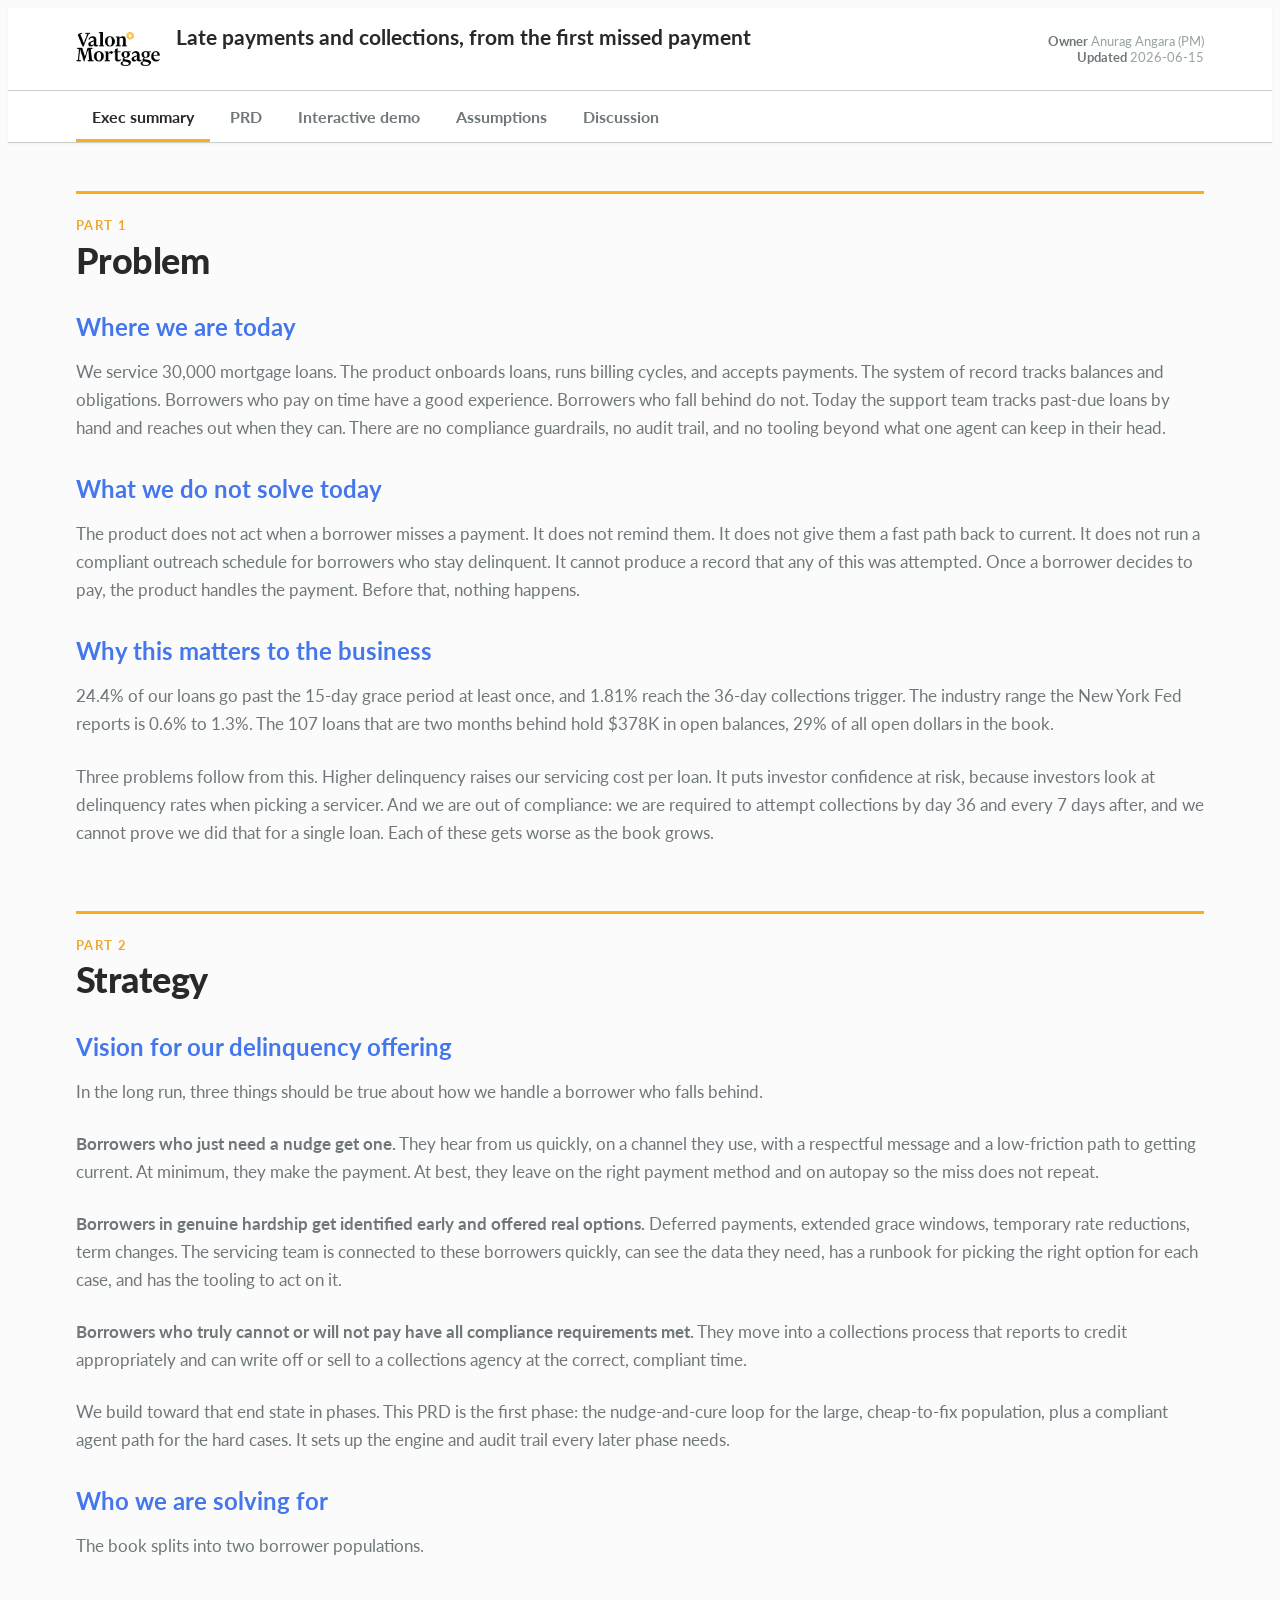
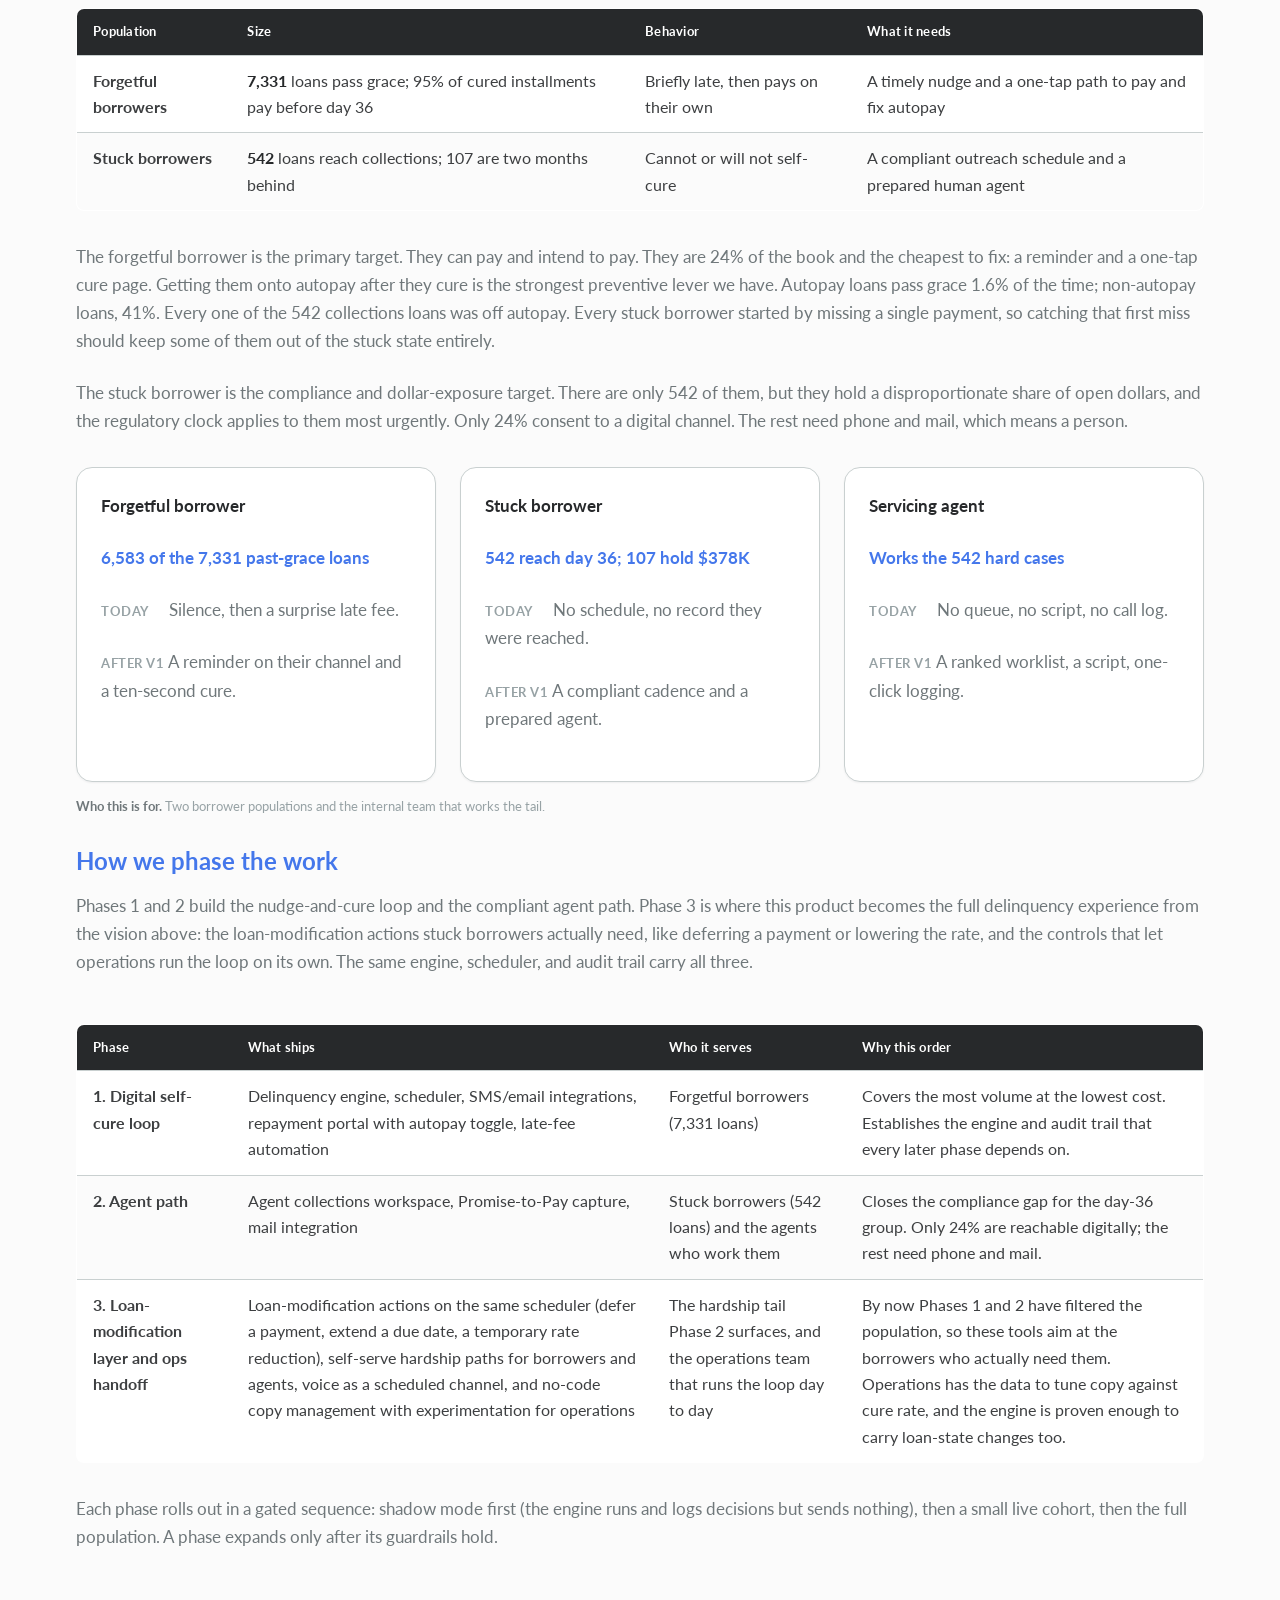
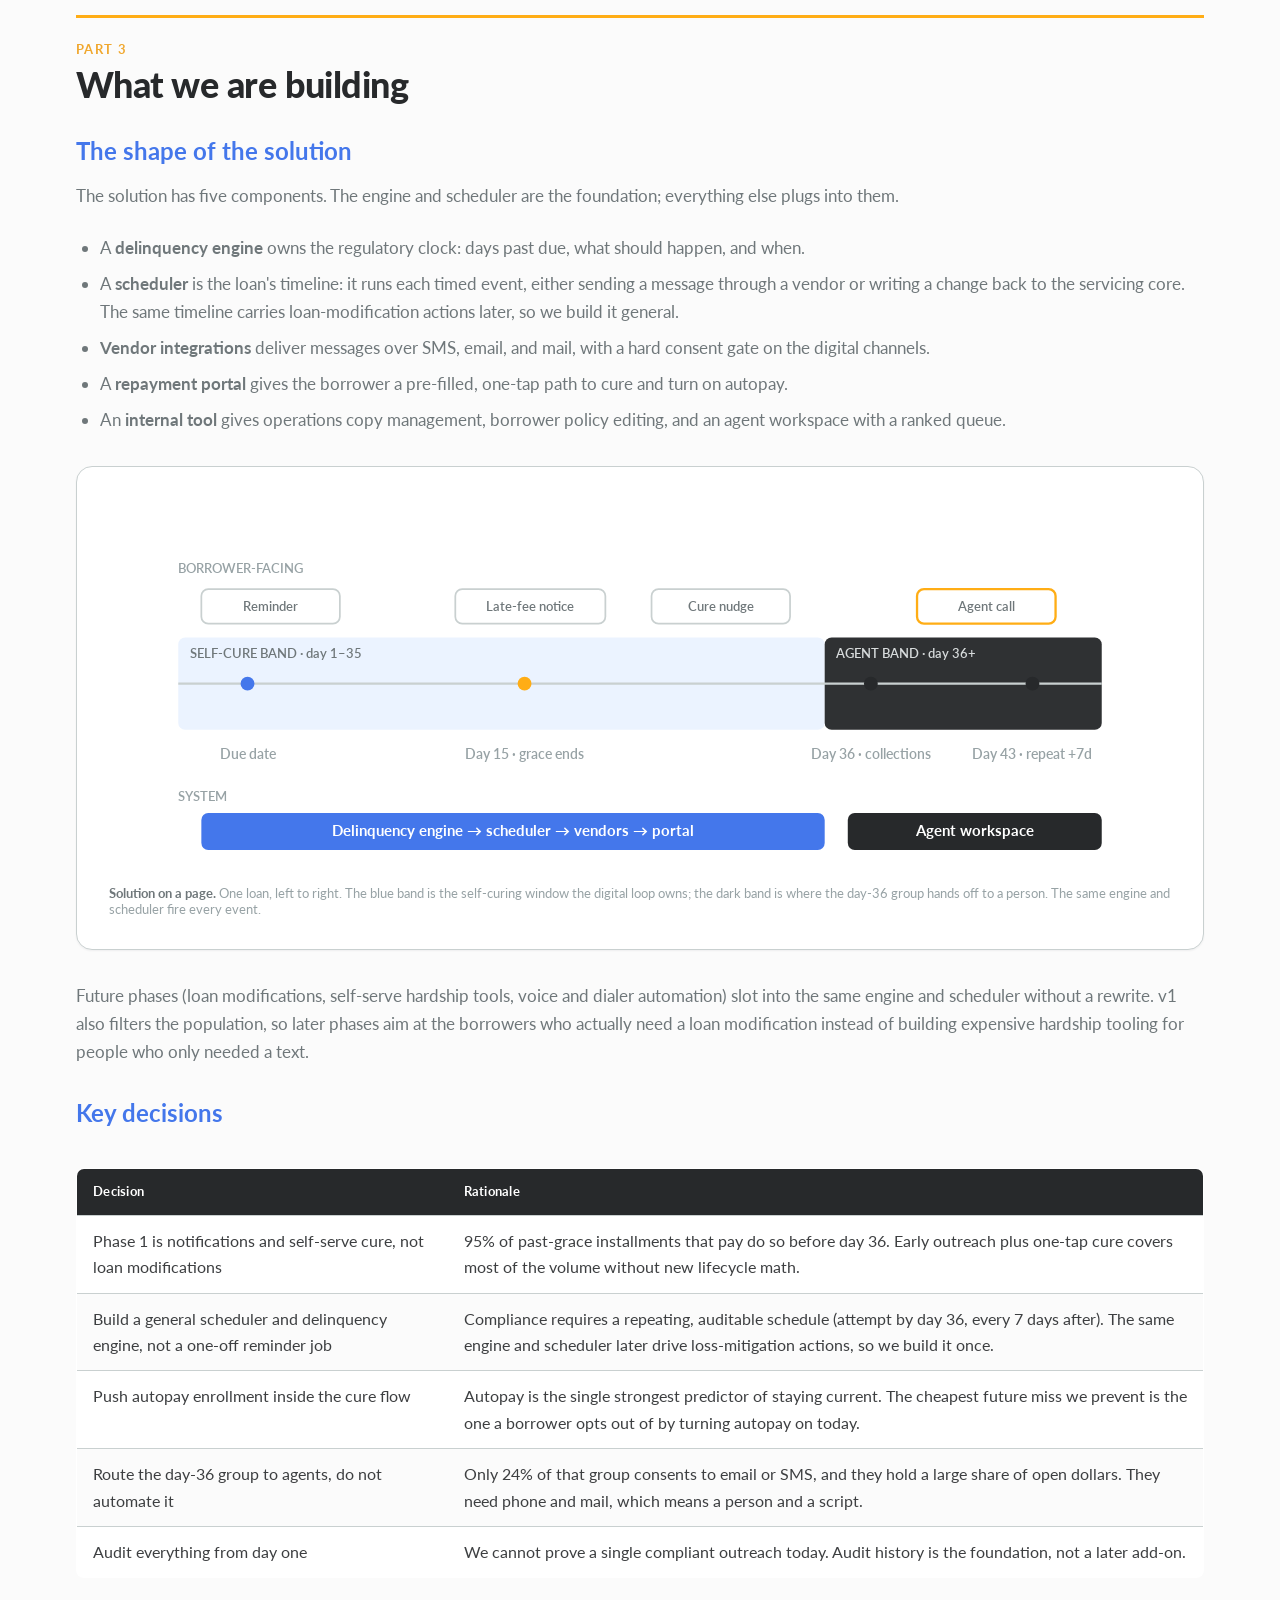
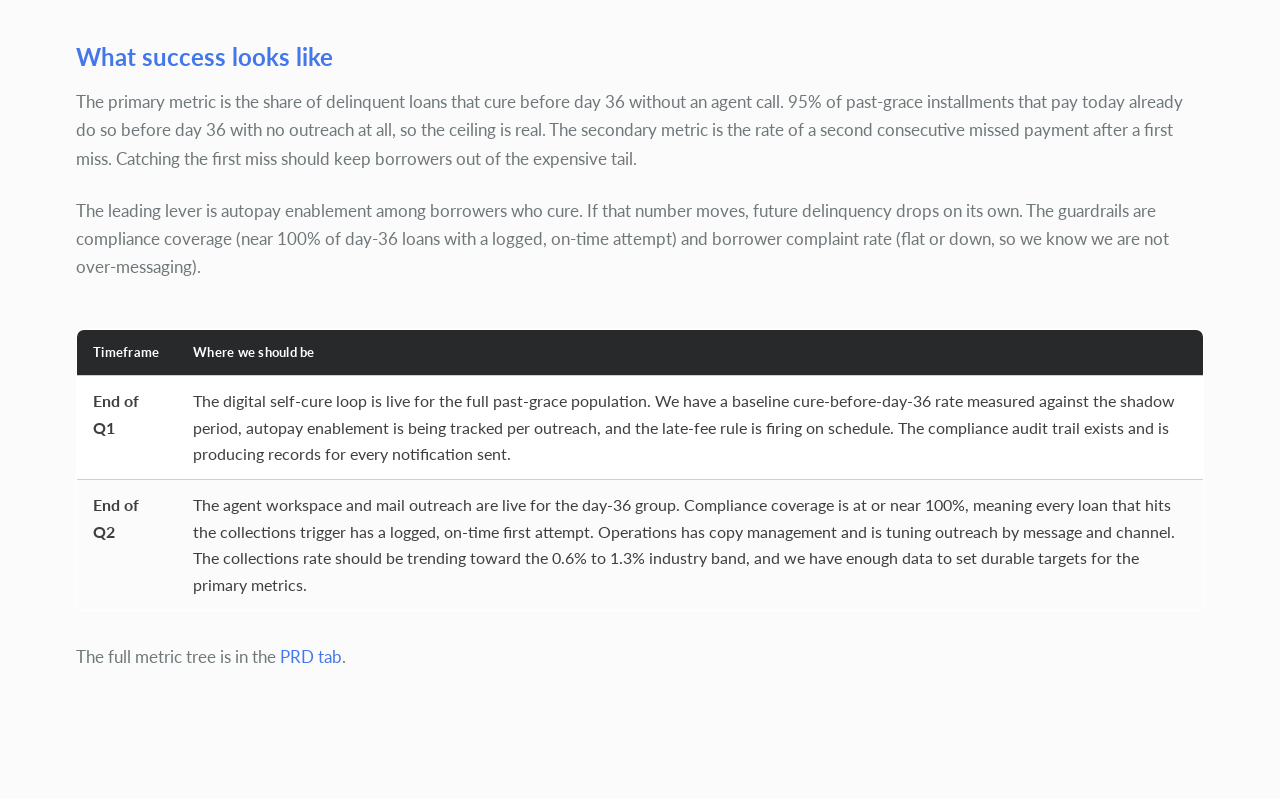
<file: prd.html>
<!DOCTYPE html>
<html lang="en">
<head>
  <meta charset="UTF-8">
  <meta name="viewport" content="width=device-width, initial-scale=1.0">
  <title>Valon PRD: Late payments and collections</title>
  <link rel="icon" href="brand/assets/logos/valon-brandmark.svg">
  <link rel="stylesheet" href="brand/styles.css">
  <style>
    /* ====================================================================
       Portal chrome. Colors and sizes pull from brand tokens in
       brand/styles.css; nothing here invents a new hex or font.
       ==================================================================== */

    html { scroll-behavior: smooth; }
    body.valon { background: var(--valon-off-white); }

    /* --- Sticky header ------------------------------------------------- */
    .portal-header {
      position: sticky;
      top: 0;
      z-index: 50;
      background: var(--valon-white);
      border-bottom: 1px solid var(--color-border);
      box-shadow: var(--shadow-sm);
    }
    .portal-header__bar {
      display: flex;
      align-items: center;
      gap: var(--space-4);
      padding: var(--space-4) var(--space-6);
      max-width: var(--container-max);
      margin-inline: auto;
      flex-wrap: wrap;
    }
    .portal-header__logo { height: 34px; width: auto; border-radius: 0; }
    .portal-header__title {
      font-family: var(--font-display);
      font-weight: var(--weight-bold);
      color: var(--color-heading);
      font-size: var(--text-md);
      line-height: var(--leading-snug);
      margin: 0;
    }
    .portal-header__meta {
      margin-left: auto;
      font-size: var(--text-xs);
      color: var(--valon-gray-mid);
      text-align: right;
      line-height: var(--leading-snug);
    }
    .portal-header__meta strong { color: var(--valon-gray); font-weight: var(--weight-bold); }

    /* --- Tab nav ------------------------------------------------------- */
    .tabnav {
      border-top: 1px solid var(--color-border);
      background: var(--valon-white);
    }
    .tabnav__inner {
      display: flex;
      gap: var(--space-1);
      max-width: var(--container-max);
      margin-inline: auto;
      padding-inline: var(--space-6);
      overflow-x: auto;
    }
    .tab-btn {
      appearance: none;
      background: transparent;
      border: 0;
      border-bottom: 3px solid transparent;
      font-family: var(--font-body);
      font-size: var(--text-sm);
      font-weight: var(--weight-bold);
      color: var(--valon-gray);
      padding: var(--space-4) var(--space-4) calc(var(--space-4) - 3px);
      cursor: pointer;
      white-space: nowrap;
      transition: color var(--transition), border-color var(--transition);
    }
    .tab-btn:hover { color: var(--valon-ink); }
    .tab-btn.is-active {
      color: var(--valon-ink);
      border-bottom-color: var(--valon-amber);
    }
    .tab-btn__tag {
      display: inline-block;
      margin-left: var(--space-2);
      font-size: 0.6875rem;
      font-weight: var(--weight-bold);
      letter-spacing: 0.04em;
      text-transform: uppercase;
      color: var(--valon-blue);
      background: var(--valon-blue-tint);
      border-radius: var(--radius-pill);
      padding: 2px 8px;
      vertical-align: middle;
    }

    /* --- Tab panels ---------------------------------------------------- */
    .tab-panel { display: none; }
    .tab-panel.is-active { display: block; animation: fade 200ms ease both; }
    /* Opacity-only: an animated transform (even the identity matrix left by
       animation-fill-mode:both) makes this panel a containing block for any
       position:fixed descendant, pinning the add-loan modal to the panel top
       instead of the viewport. Fade with opacity alone to avoid that. */
    @keyframes fade { from { opacity: 0; } to { opacity: 1; } }

    .doc {
      max-width: var(--container-max);
      margin-inline: auto;
      padding: var(--space-12) var(--space-6) var(--space-24);
    }

    /* ----------------------------------------------------------------------
       Document heading scale. The brand tokens step too finely between
       --text-lg/xl/2xl (and invert on mobile), so the doc sets its own
       explicit sizes in rem to keep a clear h2 > h3 > h4 ladder at every
       width. h2 carries a numbered amber rule so the top-level sections
       read as the document's primary structure; h3 and h4 are plainer.
       ---------------------------------------------------------------------- */
    .doc h2 {
      font-size: 2.25rem;
      line-height: var(--leading-tight);
      letter-spacing: -0.015em;
      font-weight: var(--weight-black);
      color: var(--color-heading);
      margin-top: var(--space-16);
      padding-top: var(--space-6);
      border-top: 3px solid var(--valon-amber);
      scroll-margin-top: 150px;
    }
    .doc h2:first-of-type { margin-top: 0; }
    .doc h3 {
      font-size: 1.5rem;
      line-height: var(--leading-snug);
      font-weight: var(--weight-bold);
      color: var(--valon-blue);
      margin-top: var(--space-8);
      scroll-margin-top: 150px;
    }
    .doc h4 {
      font-size: 1.1875rem;
      line-height: var(--leading-snug);
      font-weight: var(--weight-bold);
      color: var(--valon-ink-soft);
      margin-top: var(--space-6);
      margin-bottom: var(--space-2);
    }
    .doc p, .doc li { font-size: var(--text-base); line-height: var(--leading-relaxed); }
    .doc ul { padding-left: var(--space-6); margin: 0 0 var(--space-6); }
    .doc li { margin-bottom: var(--space-2); }
    .doc .lead {
      font-size: var(--text-md);
      color: var(--valon-ink-soft);
      line-height: var(--leading-normal);
    }
    /* Eyebrow kicker that sits above an h2 to number the section. */
    .doc .kicker {
      display: block;
      font-size: var(--text-xs);
      font-weight: var(--weight-bold);
      letter-spacing: 0.1em;
      text-transform: uppercase;
      color: var(--valon-amber-deep);
      margin-bottom: var(--space-2);
    }

    @media (max-width: 768px) {
      .doc h2 { font-size: 1.75rem; }
      .doc h3 { font-size: 1.3125rem; }
      .doc h4 { font-size: 1rem; }
    }

    /* Section divider rule between major blocks */
    .doc hr { margin: var(--space-16) 0; }

    /* --- Tables -------------------------------------------------------- */
    .doc table {
      width: 100%;
      border-collapse: collapse;
      margin: var(--space-6) 0 var(--space-8);
      font-size: var(--text-sm);
      background: var(--valon-white);
      border: 1px solid var(--color-border);
      border-radius: var(--radius);
      overflow: hidden;
    }
    .doc thead th {
      background: var(--valon-ink);
      color: var(--valon-white);
      text-align: left;
      font-weight: var(--weight-bold);
      padding: var(--space-3) var(--space-4);
      font-size: var(--text-xs);
      letter-spacing: 0.02em;
    }
    .doc tbody td {
      padding: var(--space-3) var(--space-4);
      border-top: 1px solid var(--color-border);
      vertical-align: top;
      color: var(--valon-ink-soft);
    }
    .doc tbody tr:nth-child(even) { background: var(--valon-off-white); }
    .doc tbody tr:hover { background: var(--valon-blue-tint); }
    .doc td .num { font-variant-numeric: tabular-nums; font-weight: var(--weight-bold); color: var(--valon-ink); }
    .table-wrap { overflow-x: auto; }

    /* Callout for the "shape of the solution" / brief lists */
    .callout {
      background: var(--valon-blue-tint);
      border-left: 4px solid var(--valon-blue);
      border-radius: var(--radius);
      padding: var(--space-4) var(--space-6);
      margin: var(--space-6) 0;
    }
    .callout p:last-child { margin-bottom: 0; }

    /* --- Figure / diagram frame --------------------------------------- */
    .figure {
      margin: var(--space-8) 0;
      background: var(--valon-white);
      border: 1px solid var(--color-border);
      border-radius: var(--radius-lg);
      padding: var(--space-8);
      box-shadow: var(--shadow-sm);
    }
    .figure__cap {
      margin-top: var(--space-4);
      font-size: var(--text-xs);
      color: var(--valon-gray-mid);
      line-height: var(--leading-snug);
    }
    .figure__cap b { color: var(--valon-gray); }
    .figure svg { display: block; width: 100%; height: auto; }

    /* --- In-page TOC --------------------------------------------------- */
    .toc {
      background: var(--valon-surface);
      border-radius: var(--radius-lg);
      padding: var(--space-6) var(--space-8);
      margin-bottom: var(--space-12);
    }
    .toc h4 {
      margin: 0 0 var(--space-4);
      font-size: var(--text-xs);
      text-transform: uppercase;
      letter-spacing: 0.08em;
      color: var(--valon-gray-mid);
    }
    .toc ul {
      list-style: none;
      padding: 0;
      margin: 0;
      columns: 2;
      column-gap: var(--space-8);
    }
    .toc li { margin-bottom: var(--space-2); break-inside: avoid; }
    .toc a { font-size: var(--text-sm); font-weight: var(--weight-medium); }

    /* --- Diagram primitives (shared by inline SVG labels) -------------- */
    .d-band-self { fill: var(--valon-blue-tint); }
    .d-band-agent { fill: #2f3133; }
    .d-line { stroke: var(--valon-gray-light); stroke-width: 2; }
    .d-axis { fill: var(--valon-gray-mid); font: 600 12px var(--font-body); }
    .d-node-fill { fill: var(--valon-white); stroke: var(--valon-gray-light); stroke-width: 1.5; }
    .d-node-ink { fill: var(--valon-ink); }
    .d-node-blue { fill: var(--valon-blue); }
    .d-node-amber { fill: var(--valon-amber); }
    .d-label { font: 700 13px var(--font-body); fill: var(--valon-ink); }
    .d-label-sm { font: 600 11px var(--font-body); fill: var(--valon-gray); }
    .d-label-white { font: 700 13px var(--font-body); fill: var(--valon-white); }
    .d-label-white-sm { font: 600 11px var(--font-body); fill: #d7dbdc; }
    .d-arrow { stroke: var(--valon-gray); stroke-width: 1.6; fill: none; }
    .d-arrow-dash { stroke: var(--valon-gray-mid); stroke-width: 1.6; fill: none; stroke-dasharray: 5 4; }

    /* --- Persona strip ------------------------------------------------- */
    .persona-grid {
      display: grid;
      grid-template-columns: repeat(auto-fit, minmax(220px, 1fr));
      gap: var(--space-6);
    }
    .persona {
      background: var(--valon-white);
      border: 1px solid var(--color-border);
      border-radius: var(--radius-lg);
      padding: var(--space-6);
      box-shadow: var(--shadow-sm);
    }
    .persona__role { font-family: var(--font-display); font-weight: var(--weight-bold); color: var(--valon-ink); font-size: var(--text-md); margin: 0 0 var(--space-1); }
    .persona__size { font-size: var(--text-xs); color: var(--valon-blue); font-weight: var(--weight-bold); margin-bottom: var(--space-4); }
    .persona__row { font-size: var(--text-sm); margin-bottom: var(--space-2); line-height: var(--leading-snug); }
    .persona__row .k { display: inline-block; min-width: 64px; font-weight: var(--weight-bold); color: var(--valon-gray-mid); font-size: var(--text-xs); text-transform: uppercase; letter-spacing: 0.04em; }

    /* --- Bar chart (benchmark) ----------------------------------------- */
    .bars { display: flex; flex-direction: column; gap: var(--space-4); margin-top: var(--space-2); }
    .bar-row { display: grid; grid-template-columns: 160px 1fr; align-items: center; gap: var(--space-4); }
    .bar-row__label { font-size: var(--text-sm); font-weight: var(--weight-bold); color: var(--valon-ink); text-align: right; }
    .bar-track { position: relative; height: 38px; background: var(--valon-surface); border-radius: var(--radius); overflow: hidden; }
    .bar-fill { height: 100%; border-radius: var(--radius); display: flex; align-items: center; padding-left: var(--space-3); color: var(--valon-white); font-weight: var(--weight-bold); font-size: var(--text-sm); }
    .bar-fill--us { background: var(--valon-red); }
    .bar-band { position: absolute; top: 0; bottom: 0; background: rgba(68,119,235,0.18); border-left: 2px dashed var(--valon-blue); border-right: 2px dashed var(--valon-blue); }
    .bar-band__lab { position: absolute; top: 50%; transform: translateY(-50%); font-size: var(--text-xs); font-weight: var(--weight-bold); color: var(--valon-blue-deep); }
    .bar-scale { grid-column: 2; display: flex; justify-content: space-between; font-size: 0.6875rem; color: var(--valon-gray-mid); margin-top: var(--space-1); }

    /* --- Phone wireframe ----------------------------------------------- */
    .phone {
      width: 300px;
      margin-inline: auto;
      border: 10px solid var(--valon-ink);
      border-radius: 32px;
      background: var(--valon-off-white);
      padding: var(--space-4);
      box-shadow: var(--shadow);
    }
    .phone__bar { height: 6px; width: 60px; background: var(--valon-gray-light); border-radius: var(--radius-pill); margin: 0 auto var(--space-4); }
    .phone__msg { font-size: var(--text-xs); color: var(--valon-gray-mid); text-transform: uppercase; letter-spacing: 0.06em; font-weight: var(--weight-bold); margin-bottom: var(--space-2); }
    .phone__amt { font-family: var(--font-display); font-size: var(--text-3xl); font-weight: var(--weight-black); color: var(--valon-ink); line-height: 1; }
    .phone__due { font-size: var(--text-sm); color: var(--valon-red); font-weight: var(--weight-bold); margin: var(--space-2) 0 var(--space-6); }
    .phone__pay {
      display: block; width: 100%; text-align: center;
      background: var(--valon-blue); color: var(--valon-white);
      font-weight: var(--weight-bold); font-size: var(--text-base);
      padding: var(--space-4); border-radius: var(--radius-pill); border: 0;
      margin-bottom: var(--space-4);
    }
    .phone__toggle {
      display: flex; align-items: center; gap: var(--space-3);
      background: var(--valon-white); border: 2px solid var(--valon-amber);
      border-radius: var(--radius); padding: var(--space-3) var(--space-4);
    }
    .phone__switch { width: 40px; height: 24px; border-radius: var(--radius-pill); background: var(--valon-amber); position: relative; flex: none; }
    .phone__switch::after { content: ""; position: absolute; top: 3px; right: 3px; width: 18px; height: 18px; border-radius: 50%; background: var(--valon-white); }
    .phone__toggle-txt { font-size: var(--text-xs); line-height: var(--leading-snug); }
    .phone__toggle-txt b { color: var(--valon-ink); display: block; font-size: var(--text-sm); }

    @media (max-width: 768px) {
      .toc ul { columns: 1; }
      .bar-row { grid-template-columns: 1fr; }
      .bar-row__label { text-align: left; }
      .portal-header__meta { display: none; }
    }

    /* ====================================================================
       Interactive delinquency workflow. A stage rail across the top; each
       stage opens a panel of expandable requirements. Colors and sizes are
       brand tokens only.
       ==================================================================== */
    .flow { margin: var(--space-8) 0; }

    /* --- Stage rail ---------------------------------------------------- */
    .flow__rail {
      display: flex;
      gap: var(--space-2);
      overflow-x: auto;
      padding-bottom: var(--space-2);
      margin-bottom: var(--space-6);
      scrollbar-width: thin;
    }
    .flow-step {
      appearance: none;
      flex: 1 0 auto;
      min-width: 150px;
      text-align: left;
      background: var(--valon-white);
      border: 1px solid var(--color-border);
      border-top: 3px solid var(--valon-gray-light);
      border-radius: var(--radius);
      padding: var(--space-3) var(--space-4);
      cursor: pointer;
      transition: border-color var(--transition), box-shadow var(--transition),
                  background-color var(--transition);
    }
    .flow-step:hover { box-shadow: var(--shadow-sm); border-top-color: var(--valon-gray-mid); }
    .flow-step:focus-visible { outline: 2px solid var(--valon-blue); outline-offset: 2px; }
    .flow-step__day {
      display: block;
      font-size: 0.6875rem;
      font-weight: var(--weight-bold);
      letter-spacing: 0.06em;
      text-transform: uppercase;
      color: var(--valon-gray-mid);
      margin-bottom: var(--space-1);
    }
    .flow-step__name {
      font-family: var(--font-display);
      font-weight: var(--weight-bold);
      color: var(--valon-ink);
      font-size: var(--text-sm);
      line-height: var(--leading-snug);
    }
    /* Active and tone variants recolor the top border and day label. */
    .flow-step.is-active { background: var(--valon-blue-tint); border-top-color: var(--valon-blue); box-shadow: var(--shadow-sm); }
    .flow-step.is-active .flow-step__day { color: var(--valon-blue-deep); }
    .flow-step[data-tone="warn"].is-active { background: rgba(241, 186, 80, 0.16); border-top-color: var(--valon-amber-deep); }
    .flow-step[data-tone="warn"].is-active .flow-step__day { color: var(--valon-amber-deep); }
    .flow-step[data-tone="risk"].is-active { background: rgba(179, 35, 22, 0.08); border-top-color: var(--valon-red); }
    .flow-step[data-tone="risk"].is-active .flow-step__day { color: var(--valon-red); }
    .flow-step[data-tone="good"].is-active { background: rgba(23, 115, 38, 0.08); border-top-color: var(--valon-green); }
    .flow-step[data-tone="good"].is-active .flow-step__day { color: var(--valon-green-deep); }

    /* --- Stage panel --------------------------------------------------- */
    .flow-panel { display: none; }
    .flow-panel.is-active { display: block; animation: flow-fade var(--transition); }
    @keyframes flow-fade { from { opacity: 0; transform: translateY(4px); } to { opacity: 1; transform: none; } }

    .flow-panel__head {
      background: var(--valon-white);
      border: 1px solid var(--color-border);
      border-left: 4px solid var(--valon-blue);
      border-radius: var(--radius);
      padding: var(--space-4) var(--space-6);
      margin-bottom: var(--space-4);
    }
    .flow-panel[data-tone="warn"] .flow-panel__head { border-left-color: var(--valon-amber-deep); }
    .flow-panel[data-tone="risk"] .flow-panel__head { border-left-color: var(--valon-red); }
    .flow-panel[data-tone="good"] .flow-panel__head { border-left-color: var(--valon-green); }
    .flow-panel__trigger { font-size: var(--text-xs); font-weight: var(--weight-bold); text-transform: uppercase; letter-spacing: 0.06em; color: var(--valon-gray-mid); margin: 0 0 var(--space-1); }
    .flow-panel__action { font-size: var(--text-base); color: var(--valon-ink-soft); margin: 0; }
    .flow-panel__action b { color: var(--valon-ink); }

    /* --- Expandable requirement groups (native details) ---------------- */
    .flow-req { border: 1px solid var(--color-border); border-radius: var(--radius); background: var(--valon-white); margin-bottom: var(--space-3); overflow: hidden; }
    .flow-req > summary {
      list-style: none;
      cursor: pointer;
      display: flex;
      align-items: center;
      gap: var(--space-3);
      padding: var(--space-3) var(--space-4);
      font-weight: var(--weight-bold);
      color: var(--valon-ink);
      font-size: var(--text-sm);
    }
    .flow-req > summary::-webkit-details-marker { display: none; }
    .flow-req > summary:hover { background: var(--valon-off-white); }
    .flow-req > summary:focus-visible { outline: 2px solid var(--valon-blue); outline-offset: -2px; }
    .flow-req__chev { flex: none; width: 16px; height: 16px; transition: transform var(--transition); color: var(--valon-gray-mid); }
    .flow-req[open] .flow-req__chev { transform: rotate(90deg); }
    .flow-req__owner {
      margin-left: auto;
      font-size: 0.6875rem;
      font-weight: var(--weight-bold);
      text-transform: uppercase;
      letter-spacing: 0.04em;
      color: var(--valon-gray);
      background: var(--valon-surface);
      border-radius: var(--radius-pill);
      padding: 3px 10px;
      white-space: nowrap;
    }
    .flow-req__body { padding: 0 var(--space-4) var(--space-4) calc(var(--space-4) + 16px + var(--space-3)); }
    .flow-req__body ul { margin: 0; padding-left: var(--space-6); }
    .flow-req__body li { font-size: var(--text-sm); color: var(--valon-gray); margin-bottom: var(--space-2); line-height: var(--leading-snug); }
    .flow-req__body li:last-child { margin-bottom: 0; }
    .flow-req__body li b { color: var(--valon-ink); font-weight: var(--weight-bold); }
    .flow-req__body code { font-size: 0.85em; }

    /* Compliance and exit rows sit below the requirement list. */
    .flow-foot { display: grid; grid-template-columns: 1fr 1fr; gap: var(--space-3); margin-top: var(--space-4); }
    .flow-foot__cell { background: var(--valon-surface); border-radius: var(--radius); padding: var(--space-3) var(--space-4); }
    .flow-foot__cell h5 { margin: 0 0 var(--space-2); font-size: 0.6875rem; text-transform: uppercase; letter-spacing: 0.06em; color: var(--valon-gray-mid); font-weight: var(--weight-bold); }
    .flow-foot__cell p { margin: 0; font-size: var(--text-sm); color: var(--valon-ink-soft); line-height: var(--leading-snug); }
    .flow-foot__cell--gate { background: var(--valon-blue-tint); }
    .flow-foot__cell--gate h5 { color: var(--valon-blue-deep); }

    .flow__hint { font-size: var(--text-xs); color: var(--valon-gray-mid); margin-top: var(--space-4); }

    @media (max-width: 768px) {
      .flow-foot { grid-template-columns: 1fr; }
      .flow-req__body { padding-left: var(--space-4); }
    }

    /* ====================================================================
       INTERACTIVE DEMO. A localStorage-backed model of the whole loop:
       a simulated clock the delinquency engine fires events on, a live
       repayment portal, the agent workspace, and one audit ledger that
       every action writes to. Everything namespaced .demo* so it does not
       collide with .flow. Brand tokens only; no new hex or font.
       ==================================================================== */
    .demo { max-width: var(--container-max); margin-inline: auto; padding: var(--space-8) var(--space-6) var(--space-24); }

    /* --- Top control bar: view switch + reset ------------------------- */
    .demo-bar {
      position: sticky; top: 118px; z-index: 20;
      display: flex; align-items: center; gap: var(--space-4); flex-wrap: wrap;
      background: var(--valon-white); border: 1px solid var(--color-border);
      border-radius: var(--radius-lg); box-shadow: var(--shadow-sm);
      padding: var(--space-3) var(--space-4); margin-bottom: var(--space-8);
    }
    .demo-seg { display: inline-flex; background: var(--valon-surface); border-radius: var(--radius-pill); padding: 4px; gap: 2px; }
    .demo-seg__btn {
      appearance: none; border: 0; background: transparent; cursor: pointer;
      font-family: var(--font-body); font-size: var(--text-sm); font-weight: var(--weight-bold);
      color: var(--valon-gray); padding: var(--space-2) var(--space-4); border-radius: var(--radius-pill);
      white-space: nowrap; transition: background var(--transition), color var(--transition);
    }
    .demo-seg__btn:hover { color: var(--valon-ink); }
    .demo-seg__btn.is-active { background: var(--valon-white); color: var(--valon-ink); box-shadow: var(--shadow-sm); }
    .demo-bar__store { font-size: var(--text-xs); color: var(--valon-gray-mid); display: flex; align-items: center; gap: var(--space-2); }
    .demo-bar__dot { width: 8px; height: 8px; border-radius: 50%; background: var(--valon-green); flex: none; }
    .demo-btn {
      appearance: none; cursor: pointer; font-family: var(--font-body); font-weight: var(--weight-bold);
      font-size: var(--text-sm); border-radius: var(--radius-pill); padding: var(--space-2) var(--space-4);
      border: 1px solid var(--color-border); background: var(--valon-white); color: var(--valon-ink);
      transition: background var(--transition), border-color var(--transition), color var(--transition);
    }
    .demo-btn:hover { background: var(--valon-surface); }
    .demo-btn:focus-visible { outline: 2px solid var(--valon-blue); outline-offset: 2px; }
    .demo-btn--primary { background: var(--valon-blue); border-color: var(--valon-blue); color: var(--valon-white); }
    .demo-btn--primary:hover { background: var(--valon-blue-strong); }
    .demo-btn--ghostdanger { color: var(--valon-red); border-color: rgba(179,35,22,0.3); }
    .demo-btn--ghostdanger:hover { background: rgba(179,35,22,0.06); }
    .demo-btn--amber { background: var(--valon-amber); border-color: var(--valon-amber); color: var(--valon-ink); }
    .demo-btn--amber:hover { background: var(--valon-amber-deep); }
    .demo-btn:disabled { opacity: 0.45; cursor: not-allowed; }
    .demo-btn--sm { font-size: var(--text-xs); padding: 6px var(--space-3); }

    .demo-view { display: none; }
    .demo-view.is-active { display: block; animation: flow-fade var(--transition); }

    /* --- Generic card + grid ------------------------------------------ */
    .demo-grid { display: grid; gap: var(--space-6); }
    @media (min-width: 900px) { .demo-grid--lr { grid-template-columns: 1.55fr 1fr; align-items: start; } }
    .demo-card { background: var(--valon-white); border: 1px solid var(--color-border); border-radius: var(--radius-lg); box-shadow: var(--shadow-sm); overflow: hidden; }
    .demo-card__head { padding: var(--space-4) var(--space-6); border-bottom: 1px solid var(--color-border); display: flex; align-items: center; gap: var(--space-3); flex-wrap: wrap; }
    .demo-card__title { font-family: var(--font-display); font-weight: var(--weight-bold); color: var(--valon-ink); font-size: var(--text-md); margin: 0; }
    .demo-card__sub { font-size: var(--text-xs); color: var(--valon-gray-mid); margin: 2px 0 0; }
    .demo-card__body { padding: var(--space-6); }
    .demo-card__body--flush { padding: 0; }

    /* --- Borrower picker chips ---------------------------------------- */
    .demo-borrowers { display: flex; gap: var(--space-3); flex-wrap: wrap; margin-bottom: var(--space-6); }
    .demo-bchip {
      appearance: none; cursor: pointer; text-align: left; background: var(--valon-white);
      border: 1px solid var(--color-border); border-radius: var(--radius); padding: var(--space-3) var(--space-4);
      min-width: 210px; transition: border-color var(--transition), box-shadow var(--transition);
    }
    .demo-bchip:hover { border-color: var(--valon-gray-mid); box-shadow: var(--shadow-sm); }
    .demo-bchip.is-active { border-color: var(--valon-blue); box-shadow: 0 0 0 1px var(--valon-blue); }
    .demo-bchip__name { font-weight: var(--weight-bold); color: var(--valon-ink); font-size: var(--text-sm); }
    .demo-bchip__meta { font-size: var(--text-xs); color: var(--valon-gray); margin-top: 2px; }
    .demo-bchip__tag { display: inline-block; margin-top: var(--space-2); font-size: 0.6875rem; font-weight: var(--weight-bold); letter-spacing: 0.04em; text-transform: uppercase; padding: 2px 8px; border-radius: var(--radius-pill); }
    .demo-tag--forget { color: var(--valon-blue); background: var(--valon-blue-tint); }
    .demo-tag--stuck { color: var(--valon-red); background: rgba(179,35,22,0.1); }
    .demo-tag--auto { color: var(--valon-green-deep); background: rgba(23,115,38,0.1); }

    /* --- Clock / status strip ----------------------------------------- */
    .demo-clock { display: flex; align-items: center; gap: var(--space-6); flex-wrap: wrap; background: var(--valon-ink); border-radius: var(--radius-lg); padding: var(--space-4) var(--space-6); color: var(--valon-white); margin-bottom: var(--space-6); }
    .demo-clock__day { font-family: var(--font-display); font-weight: var(--weight-black); font-size: var(--text-2xl); line-height: 1; }
    .demo-clock__day small { display: block; font-size: 0.6875rem; font-weight: var(--weight-bold); letter-spacing: 0.08em; text-transform: uppercase; color: var(--valon-gray-mid); margin-bottom: 4px; }
    .demo-clock__stat { display: flex; flex-direction: column; gap: 2px; }
    .demo-clock__stat .k { font-size: 0.6875rem; font-weight: var(--weight-bold); letter-spacing: 0.06em; text-transform: uppercase; color: var(--valon-gray-mid); }
    .demo-clock__stat .v { font-size: var(--text-base); font-weight: var(--weight-bold); }
    .demo-clock__stat .v.ok { color: #9be3a6; }
    .demo-clock__stat .v.warn { color: var(--valon-yellow); }
    .demo-clock__stat .v.risk { color: #f4a59c; }
    .demo-clock__ctrl { margin-left: auto; display: flex; gap: var(--space-2); flex-wrap: wrap; }
    .demo-clock__ctrl .demo-btn { border-color: rgba(255,255,255,0.18); background: rgba(255,255,255,0.06); color: var(--valon-white); }
    .demo-clock__ctrl .demo-btn:hover { background: rgba(255,255,255,0.14); }
    .demo-clock__ctrl .demo-btn--amber { background: var(--valon-amber); border-color: var(--valon-amber); color: var(--valon-ink); }
    .demo-clock__ctrl .demo-btn--amber:hover { background: var(--valon-amber-deep); }
    .demo-clock__ctrl .demo-btn:disabled { opacity: 0.4; }

    /* --- Timeline ----------------------------------------------------- */
    .demo-tl { position: relative; padding: var(--space-2) 0; }
    .demo-tl::before { content: ""; position: absolute; left: 7px; top: 10px; bottom: 10px; width: 2px; background: var(--valon-gray-light); }
    .demo-tl__item { position: relative; padding: 0 0 var(--space-6) var(--space-8); }
    .demo-tl__item:last-child { padding-bottom: 0; }
    .demo-tl__dot { position: absolute; left: 0; top: 2px; width: 16px; height: 16px; border-radius: 50%; background: var(--valon-white); border: 3px solid var(--valon-gray-mid); box-sizing: border-box; }
    .demo-tl__item[data-kind="reminder"] .demo-tl__dot { border-color: var(--valon-blue); }
    .demo-tl__item[data-kind="latefee"] .demo-tl__dot { border-color: var(--valon-amber-deep); }
    .demo-tl__item[data-kind="nudge"] .demo-tl__dot { border-color: var(--valon-blue); }
    .demo-tl__item[data-kind="agent"] .demo-tl__dot { border-color: var(--valon-ink); background: var(--valon-ink); }
    .demo-tl__item[data-kind="cure"] .demo-tl__dot, .demo-tl__item[data-kind="autopay"] .demo-tl__dot { border-color: var(--valon-green); background: var(--valon-green); }
    .demo-tl__item[data-kind="ptp"] .demo-tl__dot { border-color: var(--valon-green); }
    .demo-tl__when { font-size: 0.6875rem; font-weight: var(--weight-bold); letter-spacing: 0.04em; text-transform: uppercase; color: var(--valon-gray-mid); }
    .demo-tl__title { font-weight: var(--weight-bold); color: var(--valon-ink); font-size: var(--text-sm); margin: 2px 0; }
    .demo-tl__title .demo-pill { margin-left: var(--space-2); }
    .demo-tl__body { font-size: var(--text-sm); color: var(--valon-gray); line-height: var(--leading-snug); }
    .demo-tl__msg { margin-top: var(--space-2); background: var(--valon-surface); border-radius: var(--radius); padding: var(--space-3) var(--space-4); font-size: var(--text-sm); color: var(--valon-ink-soft); line-height: var(--leading-snug); }
    .demo-tl__msg .chan { display: block; font-size: 0.625rem; font-weight: var(--weight-bold); letter-spacing: 0.06em; text-transform: uppercase; color: var(--valon-blue); margin-bottom: 4px; }
    .demo-tl__msg.is-mail .chan { color: var(--valon-gray-mid); }
    .demo-tl__future { opacity: 0.5; }
    .demo-tl__future .demo-tl__dot { border-style: dashed; background: var(--valon-white); }
    .demo-tl__empty { font-size: var(--text-sm); color: var(--valon-gray-mid); font-style: italic; }
    .demo-tl__item.is-current { padding-left: var(--space-8); }
    .demo-tl__item.is-current::after { content: ""; position: absolute; left: -10px; top: -6px; right: -10px; bottom: var(--space-3); background: var(--valon-amber-tint, rgba(255,173,21,0.1)); border-left: 3px solid var(--valon-amber); border-radius: var(--radius); z-index: 0; }
    .demo-tl__item.is-current > * { position: relative; z-index: 1; }
    .demo-tl__item.is-current .demo-tl__dot { box-shadow: 0 0 0 4px rgba(255,173,21,0.22); }
    .demo-tl__actions { display: flex; align-items: center; flex-wrap: wrap; gap: var(--space-2); margin-top: var(--space-3); }
    .demo-tl__actlabel { font-size: 0.6875rem; font-weight: var(--weight-bold); letter-spacing: 0.04em; text-transform: uppercase; color: var(--valon-gray-mid); margin-right: 2px; }
    /* --- Loan terms config -------------------------------------------- */
    .demo-card--terms { margin-bottom: var(--space-4); }
    .demo-terms { display: grid; grid-template-columns: repeat(auto-fit, minmax(150px, 1fr)); gap: var(--space-4) var(--space-6); }
    .demo-term { min-width: 0; }
    .demo-terms__k { font-size: 0.6875rem; font-weight: var(--weight-bold); letter-spacing: 0.04em; text-transform: uppercase; color: var(--valon-gray-mid); margin-bottom: 2px; }
    .demo-terms__v { font-size: var(--text-sm); font-weight: var(--weight-medium); color: var(--valon-ink); }
    .demo-terms__v.is-on { color: var(--valon-green-deep); }
    .demo-terms__v.is-off { color: var(--valon-gray-mid); }
    .demo-terms__autopay { display: flex; align-items: center; justify-content: space-between; gap: var(--space-4); margin-top: var(--space-4); padding-top: var(--space-4); border-top: 1px solid var(--valon-gray-light); }
    .demo-terms__note { font-size: var(--text-sm); color: var(--valon-gray-mid); line-height: var(--leading-snug); margin: var(--space-3) 0 0; }
    .demo-chanchip { display: inline-block; font-size: 0.6875rem; font-weight: var(--weight-bold); padding: 2px 8px; border-radius: var(--radius-pill); margin: 0 4px 4px 0; }
    .demo-chanchip.is-on { color: var(--valon-blue); background: var(--valon-blue-tint); }
    .demo-chanchip.is-off { color: var(--valon-gray-mid); background: var(--valon-surface); text-decoration: line-through; }

    .demo-pill { display: inline-block; font-size: 0.625rem; font-weight: var(--weight-bold); letter-spacing: 0.04em; text-transform: uppercase; padding: 2px 8px; border-radius: var(--radius-pill); vertical-align: middle; }
    .demo-pill--sent { color: var(--valon-blue); background: var(--valon-blue-tint); }
    .demo-pill--fee { color: var(--valon-amber-deep); background: rgba(255,173,21,0.16); }
    .demo-pill--good { color: var(--valon-green-deep); background: rgba(23,115,38,0.1); }
    .demo-pill--risk { color: var(--valon-red); background: rgba(179,35,22,0.1); }
    .demo-pill--ink { color: var(--valon-white); background: var(--valon-ink); }
    .demo-pill--skip { color: var(--valon-gray); background: var(--valon-surface); }

    /* --- Live repayment portal (extends .phone) ----------------------- */
    .demo-portal { position: sticky; top: 188px; }
    .demo-portal .phone { box-shadow: var(--shadow); }
    .phone__pay { cursor: pointer; transition: background var(--transition); }
    .phone__pay:hover { background: var(--valon-blue-strong); }
    .phone__pay:disabled { background: var(--valon-gray-light); cursor: not-allowed; }
    .phone__toggle { cursor: pointer; user-select: none; }
    .phone__toggle.is-off { border-color: var(--valon-gray-light); }
    .phone__toggle.is-off .phone__switch { background: var(--valon-gray-light); }
    .phone__toggle.is-off .phone__switch::after { right: auto; left: 3px; }
    .phone__method { font-size: var(--text-xs); color: var(--valon-gray); margin-top: var(--space-3); text-align: center; }
    .phone__done { text-align: center; padding: var(--space-6) var(--space-2); }
    .phone__done .ico { width: 48px; height: 48px; margin: 0 auto var(--space-3); display: block; }
    .phone__done h4 { font-family: var(--font-display); font-weight: var(--weight-black); color: var(--valon-green-deep); font-size: var(--text-lg); margin: 0 0 var(--space-2); text-transform: none; letter-spacing: 0; }
    .phone__done p { font-size: var(--text-sm); color: var(--valon-ink-soft); margin: 0; line-height: var(--leading-snug); }
    .demo-portal__note { font-size: var(--text-xs); color: var(--valon-gray-mid); text-align: center; margin-top: var(--space-4); line-height: var(--leading-snug); }

    /* --- Agent worklist ----------------------------------------------- */
    .demo-worklist { width: 100%; border-collapse: collapse; font-size: var(--text-sm); }
    .demo-worklist thead th { background: var(--valon-ink); color: var(--valon-white); text-align: left; font-weight: var(--weight-bold); padding: var(--space-3) var(--space-4); font-size: var(--text-xs); letter-spacing: 0.02em; }
    .demo-worklist tbody td { padding: var(--space-3) var(--space-4); border-top: 1px solid var(--color-border); vertical-align: middle; color: var(--valon-ink-soft); }
    .demo-worklist tbody tr { cursor: pointer; transition: background var(--transition); }
    .demo-worklist tbody tr:hover { background: var(--valon-blue-tint); }
    .demo-worklist tbody tr.is-active { background: var(--valon-blue-tint); box-shadow: inset 3px 0 0 var(--valon-blue); }
    .demo-worklist tbody tr.is-done td { opacity: 0.55; }
    .demo-worklist .num { font-variant-numeric: tabular-nums; font-weight: var(--weight-bold); color: var(--valon-ink); }
    .demo-worklist__rank { display: inline-flex; align-items: center; justify-content: center; width: 22px; height: 22px; border-radius: 50%; background: var(--valon-surface); font-size: var(--text-xs); font-weight: var(--weight-bold); color: var(--valon-gray); }

    /* --- Agent case panel + script ------------------------------------ */
    .demo-script__step { border: 1px solid var(--color-border); border-radius: var(--radius); padding: var(--space-4); margin-bottom: var(--space-3); }
    .demo-script__step h5 { margin: 0 0 var(--space-2); font-size: var(--text-xs); text-transform: uppercase; letter-spacing: 0.04em; color: var(--valon-blue); font-weight: var(--weight-bold); }
    .demo-script__say { font-size: var(--text-sm); color: var(--valon-ink-soft); line-height: var(--leading-snug); margin: 0 0 var(--space-3); }
    .demo-script__say b { color: var(--valon-ink); }
    .demo-field { margin-bottom: var(--space-3); }
    .demo-field > label { display: block; font-size: var(--text-xs); font-weight: var(--weight-bold); color: var(--valon-gray); margin-bottom: var(--space-2); }
    .demo-input, .demo-select, .demo-textarea {
      width: 100%; font-family: var(--font-body); font-size: var(--text-sm); color: var(--valon-ink);
      border: 1px solid var(--color-border); border-radius: var(--radius); padding: var(--space-2) var(--space-3); background: var(--valon-white); box-sizing: border-box;
    }
    .demo-input:focus, .demo-select:focus, .demo-textarea:focus { outline: 2px solid var(--valon-blue); outline-offset: -1px; border-color: var(--valon-blue); }
    .demo-textarea { min-height: 64px; resize: vertical; }
    .demo-radio { display: inline-flex; gap: var(--space-2); flex-wrap: wrap; }
    .demo-radio label { display: inline-flex; align-items: center; gap: 6px; font-size: var(--text-sm); color: var(--valon-ink-soft); border: 1px solid var(--color-border); border-radius: var(--radius-pill); padding: 6px var(--space-3); cursor: pointer; }
    .demo-radio input { accent-color: var(--valon-blue); }
    .demo-empty { text-align: center; padding: var(--space-12) var(--space-6); color: var(--valon-gray-mid); }
    .demo-empty svg { width: 40px; height: 40px; margin: 0 auto var(--space-3); display: block; opacity: 0.5; }
    .demo-empty p { font-size: var(--text-sm); margin: 0; }

    /* --- Audit ledger ------------------------------------------------- */
    .demo-audit { max-height: 460px; overflow-y: auto; }
    .demo-audit__row { display: grid; grid-template-columns: 104px 1fr; gap: var(--space-3); padding: var(--space-3) var(--space-4); border-top: 1px solid var(--color-border); font-size: var(--text-sm); }
    .demo-audit__row:first-child { border-top: 0; }
    .demo-audit__ts { font-variant-numeric: tabular-nums; font-size: var(--text-xs); color: var(--valon-gray-mid); font-weight: var(--weight-bold); }
    .demo-audit__what { color: var(--valon-ink-soft); line-height: var(--leading-snug); }
    .demo-audit__what b { color: var(--valon-ink); }
    .demo-audit__who { font-size: var(--text-xs); color: var(--valon-gray-mid); margin-top: 2px; }
    .demo-audit__empty { padding: var(--space-8); text-align: center; color: var(--valon-gray-mid); font-size: var(--text-sm); }
    .demo-audit--solo { max-height: none; }
    .demo-audit__row--solo { grid-template-columns: 36px 1fr; gap: var(--space-2); padding: var(--space-3) 0; }

    /* --- v3: internal tool case grid (actions + per-borrower audit) --- */
    .demo-acct__case { display: inline-block; margin-left: var(--space-2); font-size: var(--text-xs); font-weight: var(--weight-bold); color: var(--valon-red); }
    .demo-casegrid { display: grid; grid-template-columns: 1fr; gap: var(--space-5); }
    @media (min-width: 1080px) { .demo-casegrid { grid-template-columns: 1.35fr 1fr; align-items: start; } }
    .demo-casegrid__audithead { font-size: var(--text-xs); text-transform: uppercase; letter-spacing: 0.04em; color: var(--valon-gray); font-weight: var(--weight-bold); margin-bottom: var(--space-2); }
    .demo-casegrid__audit { border: 1px solid var(--color-border); border-radius: var(--radius); padding: var(--space-4); background: var(--valon-surface); }
    .demo-service, .demo-case, .demo-phase2 { border: 1px solid var(--color-border); border-radius: var(--radius); padding: var(--space-4); margin-bottom: var(--space-4); }
    .demo-service__head, .demo-phase2__head { display: flex; align-items: baseline; justify-content: space-between; gap: var(--space-3); margin-bottom: var(--space-3); }
    .demo-service__head h5, .demo-phase2__head h5 { margin: 0; font-size: var(--text-xs); text-transform: uppercase; letter-spacing: 0.04em; color: var(--valon-blue); font-weight: var(--weight-bold); }
    .demo-service__sub { font-size: var(--text-xs); color: var(--valon-gray-mid); text-align: right; }
    .demo-service__row { display: flex; flex-wrap: wrap; gap: var(--space-2); }
    .demo-btn.is-on { background: var(--valon-ink); border-color: var(--valon-ink); color: var(--valon-white); }
    .demo-case { border-color: var(--valon-amber); background: rgba(255,173,21,0.06); }
    .demo-case__flag { font-size: var(--text-xs); text-transform: uppercase; letter-spacing: 0.04em; font-weight: var(--weight-black); color: var(--valon-amber-deep); margin-bottom: var(--space-3); }
    .demo-phase2 { border-style: dashed; background: var(--valon-surface); }
    .demo-phase2__head h5 { color: var(--valon-gray); }
    .demo-phase2__tag { font-size: var(--text-xs); font-weight: var(--weight-bold); color: var(--valon-gray-mid); border: 1px solid var(--color-border); border-radius: var(--radius-pill); padding: 2px var(--space-2); }
    .demo-phase2 .demo-btn[disabled] { opacity: 0.5; cursor: not-allowed; }

    /* --- Compliance summary cards ------------------------------------- */
    .demo-statgrid { display: grid; grid-template-columns: repeat(auto-fit, minmax(170px, 1fr)); gap: var(--space-4); margin-bottom: var(--space-6); }
    .demo-stat { background: var(--valon-white); border: 1px solid var(--color-border); border-radius: var(--radius-lg); padding: var(--space-4) var(--space-6); box-shadow: var(--shadow-sm); }
    .demo-stat__v { font-family: var(--font-display); font-weight: var(--weight-black); font-size: var(--text-2xl); color: var(--valon-ink); line-height: 1; }
    .demo-stat__k { font-size: var(--text-xs); color: var(--valon-gray); margin-top: var(--space-2); line-height: var(--leading-snug); }
    .demo-stat--good .demo-stat__v { color: var(--valon-green-deep); }
    .demo-stat--blue .demo-stat__v { color: var(--valon-blue); }

    .demo-hint { font-size: var(--text-xs); color: var(--valon-gray-mid); margin-top: var(--space-4); line-height: var(--leading-snug); }
    .demo-toast {
      position: fixed; left: 50%; bottom: var(--space-8); transform: translateX(-50%) translateY(20px);
      background: var(--valon-ink); color: var(--valon-white); font-size: var(--text-sm); font-weight: var(--weight-bold);
      padding: var(--space-3) var(--space-6); border-radius: var(--radius-pill); box-shadow: var(--shadow-lg);
      opacity: 0; pointer-events: none; transition: opacity var(--transition), transform var(--transition); z-index: 80;
    }
    .demo-toast.is-show { opacity: 1; transform: translateX(-50%) translateY(0); }

    @media (max-width: 768px) {
      .demo-bar { top: 104px; }
      .demo-portal { position: static; }
      .demo-clock__ctrl { margin-left: 0; width: 100%; }
    }
    /* --- v3: portfolio list + detail ---------------------------------- */
    .demo-clock__day small { color: var(--valon-gray-mid); }
    @media (min-width: 900px) { .demo-grid--lr.demo-grid--portfolio { grid-template-columns: 0.85fr 1.4fr; } }
    .demo-portfolio .demo-card { position: sticky; top: 188px; }
    .demo-acctlist { display: flex; flex-direction: column; }
    .demo-acct {
      appearance: none; cursor: pointer; text-align: left; width: 100%; background: var(--valon-white);
      border: 0; border-top: 1px solid var(--color-border); padding: var(--space-4) var(--space-6);
      transition: background var(--transition); display: block;
    }
    .demo-acct:first-child { border-top: 0; }
    .demo-acct:hover { background: var(--valon-surface); }
    .demo-acct.is-active { background: var(--valon-blue-tint); box-shadow: inset 3px 0 0 var(--valon-blue); }
    .demo-acct__top { display: flex; align-items: center; justify-content: space-between; gap: var(--space-3); }
    .demo-acct__name { font-weight: var(--weight-bold); color: var(--valon-ink); font-size: var(--text-sm); }
    .demo-acct__meta { font-size: var(--text-xs); color: var(--valon-gray-mid); margin-top: 2px; }
    .demo-acct__bal { font-size: var(--text-xs); color: var(--valon-gray); margin-top: var(--space-2); font-variant-numeric: tabular-nums; }
    .demo-acct--add { color: var(--valon-blue); font-weight: var(--weight-bold); font-size: var(--text-sm); text-align: center; background: var(--valon-surface); }
    .demo-acct--add:hover { background: var(--valon-blue-tint); }
    .demo-detail { display: flex; flex-direction: column; gap: var(--space-6); }
    .demo-detail .demo-card { margin-bottom: 0; }
    /* The lifecycle timeline scrolls within its card instead of growing the
       page. Extra side padding keeps the current-step highlight (which bleeds
       a few px left/right) from being clipped by overflow. */
    .demo-card__body--scroll { max-height: 620px; overflow-y: auto; padding-left: calc(var(--space-6) + 10px); padding-right: calc(var(--space-6) + 10px); }

    /* --- v3: loan state + amortization -------------------------------- */
    .demo-state { display: grid; grid-template-columns: repeat(auto-fit, minmax(120px, 1fr)); gap: var(--space-4) var(--space-6); margin-bottom: var(--space-4); }
    .demo-state__cell .demo-terms__v .ok { color: var(--valon-green-deep); }
    .demo-state__cell .demo-terms__v .warn { color: var(--valon-amber-deep); }
    .demo-state__cell .demo-terms__v .risk { color: var(--valon-red); }
    .demo-amort__wrap { margin-top: var(--space-2); }
    .demo-amort { width: 100%; border-collapse: collapse; font-size: var(--text-sm); }
    .demo-amort thead th { text-align: right; font-size: 0.6875rem; font-weight: var(--weight-bold); letter-spacing: 0.03em; text-transform: uppercase; color: var(--valon-gray-mid); padding: var(--space-2) var(--space-3); border-bottom: 1px solid var(--color-border); }
    .demo-amort thead th:first-child, .demo-amort thead th:nth-child(2) { text-align: left; }
    .demo-amort tbody td { padding: var(--space-2) var(--space-3); border-bottom: 1px solid var(--valon-gray-light); color: var(--valon-ink-soft); }
    .demo-amort .num { text-align: right; font-variant-numeric: tabular-nums; }
    .demo-amort__future td { opacity: 0.5; }
    .demo-amort__pending { font-style: italic; color: var(--valon-gray-mid); }
    .demo-amort .demo-pill { margin-left: 4px; }
    .demo-amort__note { font-size: var(--text-xs); color: var(--valon-gray-mid); line-height: var(--leading-snug); margin: var(--space-3) 0 0; }

    /* --- v3: conversion-ranked outreach ladder (collapsible) ---------- */
    .demo-channels { margin-top: var(--space-3); padding-top: var(--space-3); border-top: 1px solid var(--valon-gray-light); }
    .demo-channels__head { display: flex; align-items: center; gap: var(--space-3); flex-wrap: wrap; cursor: pointer; list-style: none; }
    .demo-channels__head::-webkit-details-marker { display: none; }
    .demo-channels__head .demo-terms__k { margin-bottom: 0; }
    .demo-channels__head .demo-reaches { margin-left: auto; }
    .demo-channels__toggle { font-size: 0.625rem; font-weight: var(--weight-bold); letter-spacing: 0.04em; text-transform: uppercase; color: var(--valon-blue); display: inline-flex; align-items: center; gap: 4px; }
    .demo-channels__toggle::after { content: "\25B8"; transition: transform var(--transition); }
    .demo-channels[open] .demo-channels__toggle::after { transform: rotate(90deg); }
    .demo-channels[open] .demo-ladder { margin-top: var(--space-3); }
    .demo-reaches { display: inline-flex; align-items: center; gap: var(--space-2); }
    .demo-reaches__lbl { font-size: 0.625rem; font-weight: var(--weight-bold); letter-spacing: 0.06em; text-transform: uppercase; color: var(--valon-gray-mid); }
    .demo-reaches__chip { font-size: var(--text-xs); font-weight: var(--weight-bold); color: var(--valon-white); background: var(--valon-blue); padding: 3px 10px; border-radius: var(--radius-pill); }
    .demo-ladder { display: flex; flex-direction: column; gap: 6px; }
    .demo-ladder__row { display: grid; grid-template-columns: 56px 64px 44px 60px auto; align-items: center; gap: var(--space-3); padding: 4px 0; }
    .demo-ladder__bar { position: relative; height: 8px; background: var(--valon-surface); border-radius: var(--radius-pill); overflow: hidden; }
    .demo-ladder__fill { position: absolute; left: 0; top: 0; bottom: 0; background: var(--valon-gray-light); border-radius: var(--radius-pill); }
    .demo-ladder__row.is-approved .demo-ladder__fill { background: var(--valon-blue); }
    .demo-ladder__row.is-routed .demo-ladder__fill { background: var(--valon-amber); }
    .demo-ladder__name { font-size: var(--text-sm); font-weight: var(--weight-medium); color: var(--valon-ink); }
    .demo-ladder__row.is-off .demo-ladder__name { color: var(--valon-gray-mid); text-decoration: line-through; }
    .demo-ladder__rate { font-size: var(--text-xs); font-variant-numeric: tabular-nums; color: var(--valon-gray); text-align: right; }
    .demo-ladder__route { font-size: 0.625rem; font-weight: var(--weight-bold); letter-spacing: 0.04em; text-transform: uppercase; color: var(--valon-amber-deep); }
    .demo-ladder__row.is-routed .demo-ladder__name { color: var(--valon-amber-deep); }
    .demo-ladder__act {
      appearance: none; cursor: pointer; justify-self: end; font-size: 0.6875rem; font-weight: var(--weight-bold);
      border: 1px solid var(--color-border); background: var(--valon-white); color: var(--valon-blue);
      border-radius: var(--radius-pill); padding: 3px 10px; transition: background var(--transition), color var(--transition);
    }
    .demo-ladder__act:hover { background: var(--valon-blue-tint); }
    .demo-ladder__row.is-off .demo-ladder__act { color: var(--valon-gray-mid); }
    .demo-ladder__act--fixed { cursor: default; color: var(--valon-gray-mid); background: var(--valon-surface); border-color: transparent; }
    .demo-ladder__act--fixed:hover { background: var(--valon-surface); }
    .demo-channels__note { font-size: var(--text-xs); color: var(--valon-gray-mid); line-height: var(--leading-snug); margin: var(--space-3) 0 0; }

    /* --- v3: clickable timeline (jump the clock) ---------------------- */
    .demo-tl__click { cursor: pointer; }
    .demo-tl__click:hover { opacity: 0.85; }
    .demo-tl__click:hover .demo-tl__dot { border-color: var(--valon-blue); }
    .demo-tl__click:focus-visible { outline: 2px solid var(--valon-blue); outline-offset: 4px; border-radius: var(--radius); }
    .demo-tl__jump { font-size: 0.625rem; font-weight: var(--weight-bold); letter-spacing: 0.03em; text-transform: uppercase; color: var(--valon-blue); margin-left: var(--space-2); }
    .demo-tl__item.is-clk .demo-tl__dot { box-shadow: 0 0 0 4px rgba(68,119,235,0.22); border-color: var(--valon-blue); }

    /* --- v3: schedule-event controls ---------------------------------- */
    .demo-events__row { display: flex; align-items: center; gap: var(--space-3); flex-wrap: wrap; }
    .demo-events .demo-field { margin-bottom: 0; }

    /* --- v3: terms + state two-column snapshot (compact) -------------- */
    /* Tightened so the lifecycle timeline below it stays close to the fold. */
    .demo-card--snapshot .demo-card__body { padding: var(--space-4) var(--space-6); }
    .demo-snapshot { display: grid; grid-template-columns: minmax(0, 0.95fr) minmax(0, 1.05fr); gap: var(--space-4) var(--space-6); align-items: start; }
    .demo-snapshot__state { min-width: 0; padding-left: var(--space-6); border-left: 1px solid var(--valon-gray-light); }
    .demo-snapshot__terms { min-width: 0; }
    .demo-snapshot .demo-terms { grid-template-columns: repeat(2, minmax(0, 1fr)); gap: var(--space-3) var(--space-4); }
    .demo-snapshot .demo-state { grid-template-columns: repeat(2, 1fr); gap: var(--space-3) var(--space-4); margin-bottom: var(--space-3); }
    .demo-snapshot .demo-terms__v { font-size: var(--text-sm); }
    .demo-snapshot .demo-amort__wrap { margin-top: 0; }
    .demo-snapshot .demo-amort thead th, .demo-snapshot .demo-amort tbody td { padding: 5px var(--space-2); }
    .demo-snapshot .demo-amort__note { margin-top: var(--space-2); }
    @media (max-width: 720px) {
      .demo-snapshot { grid-template-columns: 1fr; }
      .demo-snapshot__state { padding-left: 0; border-left: 0; padding-top: var(--space-4); border-top: 1px solid var(--valon-gray-light); }
    }
    /* Full-width terms+state card sits above the portfolio/lifecycle row. */
    .demo-card--full { margin-bottom: var(--space-6); }
    @media (min-width: 900px) {
      .demo-snapshot--wide { grid-template-columns: minmax(0, 1.05fr) minmax(0, 1fr); gap: var(--space-4) var(--space-8); }
      .demo-snapshot--wide .demo-terms { grid-template-columns: repeat(3, minmax(0, 1fr)); }
      .demo-snapshot--wide .demo-state { grid-template-columns: repeat(3, minmax(0, 1fr)); }
    }

    /* --- v3: inline schedule at the current-day timeline step --------- */
    .demo-tl__item.is-clk { padding-bottom: var(--space-6); }
    .demo-tl__item.is-clk::after { content: ""; position: absolute; left: -10px; top: -8px; right: -10px; bottom: var(--space-3); background: var(--valon-amber-tint, rgba(255,173,21,0.09)); border-left: 3px solid var(--valon-amber); border-radius: var(--radius); z-index: 0; }
    .demo-tl__item.is-clk > * { position: relative; z-index: 1; }
    .demo-tl__item.is-clk .demo-tl__dot { box-shadow: 0 0 0 4px rgba(255,173,21,0.25); border-color: var(--valon-amber); background: var(--valon-amber); }
    .demo-tl__sched { margin-top: var(--space-3); background: var(--valon-white); border: 1px solid var(--valon-amber); border-radius: var(--radius); padding: var(--space-3) var(--space-4); }
    .demo-tl__schedlabel { font-size: 0.625rem; font-weight: var(--weight-bold); letter-spacing: 0.06em; text-transform: uppercase; color: var(--valon-amber-deep); margin-bottom: var(--space-2); }

    /* --- v3: add-loan modal ------------------------------------------- */
    .demo-modal { position: fixed; inset: 0; z-index: 90; display: none; align-items: center; justify-content: center; padding: var(--space-6); }
    .demo-modal.is-open { display: flex; }
    .demo-modal__scrim { position: absolute; inset: 0; background: rgba(39,41,43,0.5); }
    .demo-modal__panel {
      position: relative; width: min(520px, 100%); max-height: calc(100vh - var(--space-12)); overflow-y: auto;
      background: var(--valon-white); border-radius: var(--radius-lg); box-shadow: var(--shadow-lg);
    }
    .demo-modal__head { padding: var(--space-6) var(--space-6) var(--space-4); border-bottom: 1px solid var(--color-border); }
    .demo-modal__title { font-family: var(--font-display); font-weight: var(--weight-black); color: var(--valon-ink); font-size: var(--text-lg); margin: 0; }
    .demo-modal__sub { font-size: var(--text-sm); color: var(--valon-gray); line-height: var(--leading-snug); margin: var(--space-2) 0 0; }
    .demo-modal__body { padding: var(--space-6); }
    .demo-modal__foot { padding: var(--space-4) var(--space-6); border-top: 1px solid var(--color-border); display: flex; justify-content: flex-end; gap: var(--space-3); }
    .demo-modal__consent { display: flex; align-items: center; gap: var(--space-3); flex-wrap: wrap; }
    .demo-check { display: inline-flex; align-items: center; gap: 6px; font-size: var(--text-sm); color: var(--valon-ink-soft); cursor: pointer; }
    .demo-check input { accent-color: var(--valon-blue); }

    /* ==== Discussion slide deck ========================================= */
    .deck {
      max-width: var(--container-max);
      margin-inline: auto;
      padding: var(--space-8) var(--space-6) var(--space-24);
    }

    /* --- Progress tracker ----------------------------------------------- */
    .deck-progress {
      display: flex;
      gap: var(--space-1);
      padding: 0 0 var(--space-6);
      overflow-x: auto;
      scrollbar-width: thin;
    }
    .deck-pip {
      appearance: none;
      border: 0;
      background: transparent;
      flex: 1;
      min-width: 0;
      cursor: pointer;
      padding: var(--space-3) 0 0;
      display: flex;
      flex-direction: column;
      align-items: stretch;
      gap: var(--space-2);
    }
    .deck-pip__label {
      font-size: 0.6875rem;
      font-weight: var(--weight-bold);
      letter-spacing: 0.03em;
      color: var(--valon-gray-mid);
      white-space: nowrap;
      overflow: hidden;
      text-overflow: ellipsis;
      text-align: left;
      transition: color var(--transition);
      font-family: var(--font-body);
    }
    .deck-pip__bar {
      height: 4px;
      border-radius: var(--radius-pill);
      background: var(--valon-surface);
      transition: background var(--transition), height var(--transition), box-shadow var(--transition);
    }
    .deck-pip:hover .deck-pip__label { color: var(--valon-ink); }
    .deck-pip:hover .deck-pip__bar {
      background: var(--valon-gray-light);
      box-shadow: 0 0 0 2px var(--valon-gray-light);
    }
    .deck-pip.is-active .deck-pip__label { color: var(--valon-ink); }
    .deck-pip.is-active .deck-pip__bar {
      background: var(--valon-amber);
      height: 6px;
    }
    .deck-pip.is-visited .deck-pip__bar { background: var(--valon-blue); }
    .deck-pip.is-visited .deck-pip__label { color: var(--valon-gray); }

    /* --- Slides --------------------------------------------------------- */
    .deck-slide { display: none; }
    .deck-slide.is-active {
      display: flex;
      flex-direction: column;
      min-height: 480px;
      animation: deck-fade 350ms ease both;
    }
    @keyframes deck-fade {
      from { opacity: 0; transform: translateY(8px); }
      to   { opacity: 1; transform: none; }
    }

    .deck-slide h2 {
      font-family: var(--font-display);
      font-size: var(--text-3xl);
      font-weight: var(--weight-black);
      color: var(--color-heading);
      line-height: var(--leading-tight);
      letter-spacing: -0.02em;
      margin: 0 0 var(--space-8);
    }
    .deck-slide p {
      font-size: var(--text-md);
      line-height: var(--leading-normal);
      color: var(--valon-gray);
      margin: 0 0 var(--space-4);
      max-width: 44em;
    }
    .deck-slide p b { color: var(--valon-ink); }

    /* --- Navigation ----------------------------------------------------- */
    .deck-nav {
      display: flex;
      justify-content: space-between;
      align-items: center;
      padding-top: var(--space-8);
      margin-top: auto;
    }
    .deck-nav__counter {
      font-size: var(--text-xs);
      color: var(--valon-gray-mid);
      font-weight: var(--weight-bold);
      letter-spacing: 0.04em;
      font-variant-numeric: tabular-nums;
    }

    /* --- Title slide ----------------------------------------------------- */
    .deck-title {
      flex: 1;
      display: flex;
      flex-direction: column;
      justify-content: center;
      padding: var(--space-16) 0 var(--space-8);
    }
    .deck-title h2 {
      font-size: var(--text-4xl);
      margin-bottom: var(--space-4);
    }
    .deck-title p {
      font-size: var(--text-lg);
      color: var(--valon-gray);
      max-width: 32em;
    }

    /* --- Agenda list ----------------------------------------------------- */
    .deck-agenda {
      list-style: none;
      padding: 0;
      margin: var(--space-8) 0 0;
      display: grid;
      grid-template-columns: repeat(auto-fit, minmax(280px, 1fr));
      gap: var(--space-3);
      counter-reset: agenda;
    }
    .deck-agenda-item {
      counter-increment: agenda;
      display: flex;
      align-items: center;
      gap: var(--space-4);
      padding: var(--space-4) var(--space-5, 1.25rem);
      background: var(--valon-white);
      border: 1px solid var(--color-border);
      border-radius: var(--radius);
      cursor: pointer;
      transition: background var(--transition), border-color var(--transition), box-shadow var(--transition);
    }
    .deck-agenda-item:hover {
      background: var(--valon-blue-tint);
      border-color: var(--valon-blue);
      box-shadow: var(--shadow-sm);
    }
    .deck-agenda-item::before {
      content: counter(agenda);
      flex-shrink: 0;
      display: flex;
      align-items: center;
      justify-content: center;
      width: 28px;
      height: 28px;
      border-radius: 50%;
      background: var(--valon-ink);
      color: var(--valon-white);
      font-family: var(--font-display);
      font-weight: var(--weight-black);
      font-size: var(--text-xs);
    }
    .deck-agenda-item span {
      font-family: var(--font-body);
      font-size: var(--text-sm);
      font-weight: var(--weight-bold);
      color: var(--valon-ink);
    }

    /* --- Background split panels ---------------------------------------- */
    .deck-split {
      display: grid;
      grid-template-columns: 1fr 1fr;
      gap: 0;
      margin: var(--space-6) 0;
      border-radius: var(--radius-lg);
      overflow: hidden;
      border: 1px solid var(--color-border);
      flex: 1;
      min-height: 0;
    }
    .deck-split__left {
      padding: var(--space-8);
      background: var(--valon-white);
      display: flex;
      flex-direction: column;
      justify-content: center;
    }
    .deck-split__right {
      padding: var(--space-8);
      background: var(--valon-ink);
      color: var(--valon-gray-light);
      display: flex;
      flex-direction: column;
      justify-content: center;
    }
    .deck-split__kicker {
      font-size: var(--text-xs);
      font-weight: var(--weight-bold);
      letter-spacing: 0.08em;
      text-transform: uppercase;
      margin-bottom: var(--space-4);
    }
    .deck-split__left .deck-split__kicker { color: var(--valon-blue); }
    .deck-split__right .deck-split__kicker { color: var(--valon-amber); }
    .deck-split__headline {
      font-family: var(--font-display);
      font-size: var(--text-xl);
      font-weight: var(--weight-black);
      line-height: var(--leading-snug);
      margin: 0 0 var(--space-4);
    }
    .deck-split__left .deck-split__headline { color: var(--valon-ink); }
    .deck-split__right .deck-split__headline { color: var(--valon-white); }
    .deck-split__body {
      font-size: var(--text-sm);
      line-height: var(--leading-relaxed);
      margin: 0;
    }
    .deck-split__left .deck-split__body { color: var(--valon-gray); }
    .deck-split__right .deck-split__body { color: var(--valon-gray-light); }
    .deck-split__list {
      list-style: none;
      padding: 0;
      margin: var(--space-4) 0 0;
    }
    .deck-split__list li {
      font-size: var(--text-sm);
      color: var(--valon-gray-light);
      line-height: var(--leading-relaxed);
      padding: var(--space-3) 0;
      border-bottom: 1px solid rgba(255,255,255,0.1);
    }
    .deck-split__list li:last-child { border-bottom: 0; }
    .deck-split__list b {
      color: var(--valon-amber);
      font-variant-numeric: tabular-nums;
    }

    /* --- Strategy segments ---------------------------------------------- */
    .deck-segments {
      display: grid;
      grid-template-columns: repeat(3, 1fr);
      gap: 0;
      margin: var(--space-8) 0;
      border-radius: var(--radius-lg);
      overflow: hidden;
      border: 1px solid var(--color-border);
    }
    .deck-segment {
      padding: var(--space-6) var(--space-6);
      background: var(--valon-white);
      border-right: 1px solid var(--color-border);
    }
    .deck-segment:last-child { border-right: 0; }
    .deck-segment__icon {
      width: 36px;
      height: 36px;
      border-radius: 50%;
      display: flex;
      align-items: center;
      justify-content: center;
      font-size: var(--text-lg);
      margin-bottom: var(--space-4);
    }
    .deck-segment__name {
      font-family: var(--font-display);
      font-weight: var(--weight-bold);
      font-size: var(--text-sm);
      color: var(--valon-ink);
      margin-bottom: var(--space-3);
      text-transform: uppercase;
      letter-spacing: 0.03em;
    }
    .deck-segment__body {
      font-size: var(--text-sm);
      color: var(--valon-gray);
      line-height: var(--leading-relaxed);
      margin: 0;
    }

    /* --- Build components list ------------------------------------------- */
    .deck-components {
      list-style: none;
      padding: 0;
      margin: var(--space-6) 0;
      counter-reset: comp;
    }
    .deck-component {
      counter-increment: comp;
      display: grid;
      grid-template-columns: 36px 1fr;
      gap: var(--space-4);
      padding: var(--space-4) 0;
      border-bottom: 1px solid var(--color-border);
      align-items: baseline;
    }
    .deck-component:last-child { border-bottom: 0; }
    .deck-component::before {
      content: counter(comp);
      font-family: var(--font-display);
      font-weight: var(--weight-black);
      font-size: var(--text-md);
      color: var(--valon-amber-deep);
      text-align: center;
    }
    .deck-component__text {
      font-size: var(--text-base);
      color: var(--valon-ink-soft);
      line-height: var(--leading-relaxed);
    }
    .deck-component__text b { color: var(--valon-ink); }

    /* --- Rollout phases ------------------------------------------------- */
    .deck-phases {
      margin: var(--space-8) 0;
      position: relative;
    }
    .deck-phase {
      display: grid;
      grid-template-columns: 160px 1fr;
      gap: var(--space-6);
      padding: var(--space-6) 0;
      border-bottom: 1px solid var(--color-border);
      align-items: start;
    }
    .deck-phase:last-child { border-bottom: 0; }
    .deck-phase__label {
      position: relative;
    }
    .deck-phase__num {
      font-family: var(--font-display);
      font-weight: var(--weight-black);
      font-size: var(--text-3xl);
      color: var(--valon-ink);
      line-height: 1;
    }
    .deck-phase__name {
      font-size: var(--text-xs);
      font-weight: var(--weight-bold);
      letter-spacing: 0.06em;
      text-transform: uppercase;
      color: var(--valon-gray-mid);
      margin-top: var(--space-2);
    }
    .deck-phase__build {
      font-size: var(--text-base);
      color: var(--valon-ink-soft);
      line-height: var(--leading-relaxed);
      margin: 0 0 var(--space-3);
    }
    .deck-phase__after {
      font-size: var(--text-sm);
      color: var(--valon-blue);
      font-weight: var(--weight-bold);
      line-height: var(--leading-relaxed);
    }

    /* --- Success metrics ------------------------------------------------ */
    .deck-metric {
      padding: var(--space-4) 0;
      border-bottom: 1px solid var(--color-border);
    }
    .deck-metric:last-child { border-bottom: 0; }
    .deck-metric__q {
      font-family: var(--font-display);
      font-size: var(--text-md);
      font-weight: var(--weight-bold);
      color: var(--valon-ink);
      line-height: var(--leading-snug);
      margin: 0;
    }
    .deck-metric__detail {
      font-size: var(--text-sm);
      color: var(--valon-gray);
      margin: var(--space-2) 0 0;
      line-height: var(--leading-relaxed);
    }

    /* --- Takeaway blocks ------------------------------------------------ */
    .deck-takeaways {
      margin: var(--space-6) 0;
      counter-reset: ta;
    }
    .deck-takeaway {
      counter-increment: ta;
      display: grid;
      grid-template-columns: 40px 1fr;
      gap: var(--space-4);
      padding: var(--space-4) 0;
      border-bottom: 1px solid var(--color-border);
      align-items: baseline;
    }
    .deck-takeaway:last-child { border-bottom: 0; }
    .deck-takeaway::before {
      content: counter(ta);
      font-family: var(--font-display);
      font-weight: var(--weight-black);
      font-size: var(--text-xl);
      color: var(--valon-amber);
      text-align: center;
      line-height: 1;
    }
    .deck-takeaway__text {
      font-size: var(--text-md);
      font-weight: var(--weight-bold);
      color: var(--valon-ink);
      line-height: var(--leading-snug);
      margin: 0;
    }
    .deck-takeaway__sub {
      font-size: var(--text-sm);
      font-weight: var(--weight-regular);
      color: var(--valon-gray);
      margin: var(--space-2) 0 0;
      line-height: var(--leading-relaxed);
    }

    /* --- Responsive ----------------------------------------------------- */
    @media (max-width: 768px) {
      .deck-slide { min-height: auto; }
      .deck-slide h2 { font-size: var(--text-2xl); }
      .deck-title h2 { font-size: var(--text-3xl); }
      .deck-slide p { font-size: var(--text-base); }
      .deck-split { grid-template-columns: 1fr; }
      .deck-segments { grid-template-columns: 1fr; }
      .deck-segment { border-right: 0; border-bottom: 1px solid var(--color-border); }
      .deck-segment:last-child { border-bottom: 0; }
      .deck-phase { grid-template-columns: 1fr; }
      .deck-phase__label { display: flex; align-items: baseline; gap: var(--space-3); }
      .deck-phase__num { font-size: var(--text-xl); }
      .deck-pip__label { font-size: 0.625rem; }
      .deck-agenda { grid-template-columns: 1fr; }
    }
  </style>
</head>
<body class="valon">

  <!-- ====================================================================
       Header + tab nav
       ==================================================================== -->
  <header class="portal-header">
    <div class="portal-header__bar">
      <img class="portal-header__logo" src="brand/assets/logos/valon-wordmark-dark.png" alt="Valon">
      <p class="portal-header__title">Late payments and collections, from the first missed payment</p>
      <div class="portal-header__meta">
        <div><strong>Owner</strong> Anurag Angara (PM)</div>
        <div><strong>Updated</strong> 2026-06-15</div>
      </div>
    </div>
    <nav class="tabnav" aria-label="Sections">
      <div class="tabnav__inner" role="tablist">
        <button class="tab-btn" role="tab" data-tab="exec">Exec summary</button>
        <button class="tab-btn" role="tab" data-tab="prd">PRD</button>
        <button class="tab-btn" role="tab" data-tab="demo">Interactive demo</button>
        <button class="tab-btn" role="tab" data-tab="assumptions">Assumptions</button>
        <button class="tab-btn" role="tab" data-tab="discussion">Discussion</button>
      </div>
    </nav>
  </header>

  <main>
    <!-- Panels are injected below; each <section class="tab-panel" id="panel-..."> -->
    <section class="tab-panel" id="panel-exec" role="tabpanel">
      <article class="doc">

        <!-- ============ THE PROBLEM ============ -->
        <h2><span class="kicker">Part 1</span>Problem</h2>

        <h3>Where we are today</h3>
        <p>We service 30,000 mortgage loans. The product onboards loans, runs billing cycles, and accepts payments. The system of record tracks balances and obligations. Borrowers who pay on time have a good experience. Borrowers who fall behind do not. Today the support team tracks past-due loans by hand and reaches out when they can. There are no compliance guardrails, no audit trail, and no tooling beyond what one agent can keep in their head.</p>

        <h3>What we do not solve today</h3>
        <p>The product does not act when a borrower misses a payment. It does not remind them. It does not give them a fast path back to current. It does not run a compliant outreach schedule for borrowers who stay delinquent. It cannot produce a record that any of this was attempted. Once a borrower decides to pay, the product handles the payment. Before that, nothing happens.</p>

        <h3>Why this matters to the business</h3>
        <p>24.4% of our loans go past the 15-day grace period at least once, and 1.81% reach the 36-day collections trigger. The industry range the New York Fed reports is 0.6% to 1.3%. The 107 loans that are two months behind hold $378K in open balances, 29% of all open dollars in the book.</p>
        <p>Three problems follow from this. Higher delinquency raises our servicing cost per loan. It puts investor confidence at risk, because investors look at delinquency rates when picking a servicer. And we are out of compliance: we are required to attempt collections by day 36 and every 7 days after, and we cannot prove we did that for a single loan. Each of these gets worse as the book grows.</p>

        <!-- ============ THE STRATEGY ============ -->
        <h2><span class="kicker">Part 2</span>Strategy</h2>

        <h3>Vision for our delinquency offering</h3>
        <p>In the long run, three things should be true about how we handle a borrower who falls behind.</p>
        <p><b>Borrowers who just need a nudge get one.</b> They hear from us quickly, on a channel they use, with a respectful message and a low-friction path to getting current. At minimum, they make the payment. At best, they leave on the right payment method and on autopay so the miss does not repeat.</p>
        <p><b>Borrowers in genuine hardship get identified early and offered real options.</b> Deferred payments, extended grace windows, temporary rate reductions, term changes. The servicing team is connected to these borrowers quickly, can see the data they need, has a runbook for picking the right option for each case, and has the tooling to act on it.</p>
        <p><b>Borrowers who truly cannot or will not pay have all compliance requirements met.</b> They move into a collections process that reports to credit appropriately and can write off or sell to a collections agency at the correct, compliant time.</p>
        <p>We build toward that end state in phases. This PRD is the first phase: the nudge-and-cure loop for the large, cheap-to-fix population, plus a compliant agent path for the hard cases. It sets up the engine and audit trail every later phase needs.</p>

        <h3>Who we are solving for</h3>
        <p>The book splits into two borrower populations.</p>

        <div class="table-wrap">
          <table>
            <thead>
              <tr><th>Population</th><th>Size</th><th>Behavior</th><th>What it needs</th></tr>
            </thead>
            <tbody>
              <tr>
                <td><b>Forgetful borrowers</b></td>
                <td><span class="num">7,331</span> loans pass grace; 95% of cured installments pay before day 36</td>
                <td>Briefly late, then pays on their own</td>
                <td>A timely nudge and a one-tap path to pay and fix autopay</td>
              </tr>
              <tr>
                <td><b>Stuck borrowers</b></td>
                <td><span class="num">542</span> loans reach collections; 107 are two months behind</td>
                <td>Cannot or will not self-cure</td>
                <td>A compliant outreach schedule and a prepared human agent</td>
              </tr>
            </tbody>
          </table>
        </div>

        <p>The forgetful borrower is the primary target. They can pay and intend to pay. They are 24% of the book and the cheapest to fix: a reminder and a one-tap cure page. Getting them onto autopay after they cure is the strongest preventive lever we have. Autopay loans pass grace 1.6% of the time; non-autopay loans, 41%. Every one of the 542 collections loans was off autopay. Every stuck borrower started by missing a single payment, so catching that first miss should keep some of them out of the stuck state entirely.</p>

        <p>The stuck borrower is the compliance and dollar-exposure target. There are only 542 of them, but they hold a disproportionate share of open dollars, and the regulatory clock applies to them most urgently. Only 24% consent to a digital channel. The rest need phone and mail, which means a person.</p>

        <!-- ======= DIAGRAM 2: three-persona strip ======= -->
        <figure class="figure" style="background:transparent;border:0;box-shadow:none;padding:0">
          <div class="persona-grid">
            <div class="persona">
              <p class="persona__role">Forgetful borrower</p>
              <p class="persona__size">6,583 of the 7,331 past-grace loans</p>
              <p class="persona__row"><span class="k">Today</span> Silence, then a surprise late fee.</p>
              <p class="persona__row"><span class="k">After v1</span> A reminder on their channel and a ten-second cure.</p>
            </div>
            <div class="persona">
              <p class="persona__role">Stuck borrower</p>
              <p class="persona__size">542 reach day 36; 107 hold $378K</p>
              <p class="persona__row"><span class="k">Today</span> No schedule, no record they were reached.</p>
              <p class="persona__row"><span class="k">After v1</span> A compliant cadence and a prepared agent.</p>
            </div>
            <div class="persona">
              <p class="persona__role">Servicing agent</p>
              <p class="persona__size">Works the 542 hard cases</p>
              <p class="persona__row"><span class="k">Today</span> No queue, no script, no call log.</p>
              <p class="persona__row"><span class="k">After v1</span> A ranked worklist, a script, one-click logging.</p>
            </div>
          </div>
          <figcaption class="figure__cap"><b>Who this is for.</b> Two borrower populations and the internal team that works the tail.</figcaption>
        </figure>

        <h3>How we phase the work</h3>
        <p>Phases 1 and 2 build the nudge-and-cure loop and the compliant agent path. Phase 3 is where this product becomes the full delinquency experience from the vision above: the loan-modification actions stuck borrowers actually need, like deferring a payment or lowering the rate, and the controls that let operations run the loop on its own. The same engine, scheduler, and audit trail carry all three.</p>

        <div class="table-wrap">
          <table>
            <thead><tr><th>Phase</th><th>What ships</th><th>Who it serves</th><th>Why this order</th></tr></thead>
            <tbody>
              <tr><td><b>1. Digital self-cure loop</b></td><td>Delinquency engine, scheduler, SMS/email integrations, repayment portal with autopay toggle, late-fee automation</td><td>Forgetful borrowers (7,331 loans)</td><td>Covers the most volume at the lowest cost. Establishes the engine and audit trail that every later phase depends on.</td></tr>
              <tr><td><b>2. Agent path</b></td><td>Agent collections workspace, Promise-to-Pay capture, mail integration</td><td>Stuck borrowers (542 loans) and the agents who work them</td><td>Closes the compliance gap for the day-36 group. Only 24% are reachable digitally; the rest need phone and mail.</td></tr>
              <tr><td><b>3. Loan-modification layer and ops handoff</b></td><td>Loan-modification actions on the same scheduler (defer a payment, extend a due date, a temporary rate reduction), self-serve hardship paths for borrowers and agents, voice as a scheduled channel, and no-code copy management with experimentation for operations</td><td>The hardship tail Phase 2 surfaces, and the operations team that runs the loop day to day</td><td>By now Phases 1 and 2 have filtered the population, so these tools aim at the borrowers who actually need them. Operations has the data to tune copy against cure rate, and the engine is proven enough to carry loan-state changes too.</td></tr>
            </tbody>
          </table>
        </div>

        <p>Each phase rolls out in a gated sequence: shadow mode first (the engine runs and logs decisions but sends nothing), then a small live cohort, then the full population. A phase expands only after its guardrails hold.</p>

        <!-- ============ THE SOLUTION ============ -->
        <h2><span class="kicker">Part 3</span>What we are building</h2>

        <h3>The shape of the solution</h3>
        <p>The solution has five components. The engine and scheduler are the foundation; everything else plugs into them.</p>
        <ul>
          <li>A <b>delinquency engine</b> owns the regulatory clock: days past due, what should happen, and when.</li>
          <li>A <b>scheduler</b> is the loan's timeline: it runs each timed event, either sending a message through a vendor or writing a change back to the servicing core. The same timeline carries loan-modification actions later, so we build it general.</li>
          <li><b>Vendor integrations</b> deliver messages over SMS, email, and mail, with a hard consent gate on the digital channels.</li>
          <li>A <b>repayment portal</b> gives the borrower a pre-filled, one-tap path to cure and turn on autopay.</li>
          <li>An <b>internal tool</b> gives operations copy management, borrower policy editing, and an agent workspace with a ranked queue.</li>
        </ul>

        <!-- ======= DIAGRAM 1: solution-on-a-page timeline ======= -->
        <figure class="figure">
          <svg viewBox="0 0 920 320" role="img" aria-label="A timeline of one delinquent loan from the due date through day 43 and beyond, showing borrower-facing events above the line and the system components that fire them below, with a self-cure band through day 35 and an agent band from day 36.">
            <!-- bands -->
            <rect class="d-band-self" x="60" y="120" width="560" height="80" rx="6"></rect>
            <rect class="d-band-agent" x="620" y="120" width="240" height="80" rx="6"></rect>
            <text class="d-label-sm" x="70" y="138">SELF-CURE BAND &middot; day 1&ndash;35</text>
            <text class="d-label-white-sm" x="630" y="138">AGENT BAND &middot; day 36+</text>

            <!-- the timeline axis -->
            <line class="d-line" x1="60" y1="160" x2="860" y2="160"></line>

            <!-- day markers -->
            <g>
              <circle class="d-node-blue" cx="120" cy="160" r="6"></circle>
              <text class="d-axis" x="120" y="225" text-anchor="middle">Due date</text>
              <circle class="d-node-amber" cx="360" cy="160" r="6"></circle>
              <text class="d-axis" x="360" y="225" text-anchor="middle">Day 15 &middot; grace ends</text>
              <circle class="d-node-ink" cx="660" cy="160" r="6"></circle>
              <text class="d-axis" x="660" y="225" text-anchor="middle">Day 36 &middot; collections</text>
              <circle class="d-node-ink" cx="800" cy="160" r="6"></circle>
              <text class="d-axis" x="800" y="225" text-anchor="middle">Day 43 &middot; repeat +7d</text>
            </g>

            <!-- borrower-facing events ABOVE -->
            <g>
              <rect class="d-node-fill" x="80" y="78" width="120" height="30" rx="6"></rect>
              <text class="d-label-sm" x="140" y="97" text-anchor="middle">Reminder</text>
              <rect class="d-node-fill" x="300" y="78" width="130" height="30" rx="6"></rect>
              <text class="d-label-sm" x="365" y="97" text-anchor="middle">Late-fee notice</text>
              <rect class="d-node-fill" x="470" y="78" width="120" height="30" rx="6"></rect>
              <text class="d-label-sm" x="530" y="97" text-anchor="middle">Cure nudge</text>
              <rect class="d-node-fill" x="700" y="78" width="120" height="30" rx="6" style="stroke:var(--valon-amber);stroke-width:2"></rect>
              <text class="d-label-sm" x="760" y="97" text-anchor="middle">Agent call</text>
            </g>
            <text class="d-label-sm" x="60" y="64" style="fill:var(--valon-gray-mid)">BORROWER-FACING</text>

            <!-- system components BELOW -->
            <text class="d-label-sm" x="60" y="262" style="fill:var(--valon-gray-mid)">SYSTEM</text>
            <g>
              <rect class="d-node-blue" x="80" y="272" width="540" height="32" rx="6"></rect>
              <text class="d-label-white" x="350" y="292" text-anchor="middle">Delinquency engine &rarr; scheduler &rarr; vendors &rarr; portal</text>
              <rect class="d-node-ink" x="640" y="272" width="220" height="32" rx="6"></rect>
              <text class="d-label-white" x="750" y="292" text-anchor="middle">Agent workspace</text>
            </g>
          </svg>
          <figcaption class="figure__cap"><b>Solution on a page.</b> One loan, left to right. The blue band is the self-curing window the digital loop owns; the dark band is where the day-36 group hands off to a person. The same engine and scheduler fire every event.</figcaption>
        </figure>

        <p>Future phases (loan modifications, self-serve hardship tools, voice and dialer automation) slot into the same engine and scheduler without a rewrite. v1 also filters the population, so later phases aim at the borrowers who actually need a loan modification instead of building expensive hardship tooling for people who only needed a text.</p>

        <h3>Key decisions</h3>
        <div class="table-wrap">
          <table>
            <thead><tr><th>Decision</th><th>Rationale</th></tr></thead>
            <tbody>
              <tr><td>Phase 1 is notifications and self-serve cure, not loan modifications</td><td>95% of past-grace installments that pay do so before day 36. Early outreach plus one-tap cure covers most of the volume without new lifecycle math.</td></tr>
              <tr><td>Build a general scheduler and delinquency engine, not a one-off reminder job</td><td>Compliance requires a repeating, auditable schedule (attempt by day 36, every 7 days after). The same engine and scheduler later drive loss-mitigation actions, so we build it once.</td></tr>
              <tr><td>Push autopay enrollment inside the cure flow</td><td>Autopay is the single strongest predictor of staying current. The cheapest future miss we prevent is the one a borrower opts out of by turning autopay on today.</td></tr>
              <tr><td>Route the day-36 group to agents, do not automate it</td><td>Only 24% of that group consents to email or SMS, and they hold a large share of open dollars. They need phone and mail, which means a person and a script.</td></tr>
              <tr><td>Audit everything from day one</td><td>We cannot prove a single compliant outreach today. Audit history is the foundation, not a later add-on.</td></tr>
            </tbody>
          </table>
        </div>

        <h3>What success looks like</h3>
        <p>The primary metric is the share of delinquent loans that cure before day 36 without an agent call. 95% of past-grace installments that pay today already do so before day 36 with no outreach at all, so the ceiling is real. The secondary metric is the rate of a second consecutive missed payment after a first miss. Catching the first miss should keep borrowers out of the expensive tail.</p>
        <p>The leading lever is autopay enablement among borrowers who cure. If that number moves, future delinquency drops on its own. The guardrails are compliance coverage (near 100% of day-36 loans with a logged, on-time attempt) and borrower complaint rate (flat or down, so we know we are not over-messaging).</p>

        <div class="table-wrap">
          <table>
            <thead><tr><th>Timeframe</th><th>Where we should be</th></tr></thead>
            <tbody>
              <tr><td><b>End of Q1</b></td><td>The digital self-cure loop is live for the full past-grace population. We have a baseline cure-before-day-36 rate measured against the shadow period, autopay enablement is being tracked per outreach, and the late-fee rule is firing on schedule. The compliance audit trail exists and is producing records for every notification sent.</td></tr>
              <tr><td><b>End of Q2</b></td><td>The agent workspace and mail outreach are live for the day-36 group. Compliance coverage is at or near 100%, meaning every loan that hits the collections trigger has a logged, on-time first attempt. Operations has copy management and is tuning outreach by message and channel. The collections rate should be trending toward the 0.6% to 1.3% industry band, and we have enough data to set durable targets for the primary metrics.</td></tr>
            </tbody>
          </table>
        </div>
        <p>The full metric tree is in the <a href="#prd" onclick="document.querySelector('[data-tab=prd]').click();return false;">PRD tab</a>.</p>
      </article>
    </section>
    <section class="tab-panel" id="panel-prd" role="tabpanel">
      <article class="doc">

        <nav class="toc" aria-label="On this page">
          <h4>On this page</h4>
          <ul>
            <li><a href="#background">1. Background and context</a></li>
            <li><a href="#problem">2. The problem we are solving</a></li>
            <li><a href="#impact">3. User impact</a></li>
            <li><a href="#solution">4. The shape of the solution</a></li>
            <li><a href="#rollout">5. Rollout</a></li>
            <li><a href="#ask">6. The ask</a></li>
            <li><a href="#appendix">7. Appendix</a></li>
          </ul>
        </nav>

        <!-- ==================================================================
             1. BACKGROUND AND CONTEXT
             ================================================================== -->
        <h2 id="background"><span class="kicker">Section 1</span>Background and context</h2>

        <h3>Where we are today</h3>
        <p>We service 30,000 mortgage loans. The product onboards a loan with its terms, notification preferences, autopay status, and payment method. It runs billing cycles, tracks due dates and amortization, and accepts payments, including late ones. The system of record tracks balances and obligations, and the on-time experience is good. The payment rail handles late payments too: 24,761 payments in the sample arrived after their due date and were applied correctly, the deepest at 62 days past due.</p>
        <p>The past-due experience is where the product falls short. It leans on the support team to track who is behind and on borrowers to use the tools we offer to get current. Our team knows each borrower's preferred channels and can pull up a past-due loan to reach out, but that is the whole of our delinquency capability, and it lives in people's heads. There is no compliant schedule, no audit trail, and no tooling beyond what one agent can track by hand. The product does not act on its own when a borrower misses a payment.</p>

        <h3>Where we want to head</h3>
        <p>Servicing is judged on three things at once: collecting for the investor, treating the borrower well, and meeting the rules. Delinquency is where all three are decided, because it is when the borrower is most at risk and the servicer is most visible. Our strategy is to make that moment a product instead of a manual scramble.</p>
        <p>We need to build now for two reasons. First, the book is growing, and a manual process that strains at 30,000 loans does not survive at 100,000. Second, the regulatory clock does not wait. We are required to attempt collections by day 36 and every 7 days after, and to charge a late fee once an installment passes the 15-day grace. We can run those rules by hand for a few hundred loans today, but we cannot prove we ran them, and we cannot keep running them by hand as we scale.</p>
        <p>The direction is a delinquency experience that reaches every borrower on a channel they use, gives the ones who can pay a path back in seconds, routes the ones who cannot to a prepared agent, and logs every step so we can show a regulator exactly what we did. This document covers the first phase of that build and sets up the rest.</p>

        <hr>

        <!-- ==================================================================
             2. THE PROBLEM WE ARE SOLVING
             ================================================================== -->
        <h2 id="problem"><span class="kicker">Section 2</span>The problem we are solving</h2>

        <h3>The ideal world</h3>
        <p>When a borrower falls behind, the path should sort into one of three outcomes.</p>
        <p><b>Borrowers who just need a nudge get one.</b> They hear from us quickly, on a channel they use, with a respectful message and a low-friction path to getting current. At minimum, they make the payment. At best, they leave on the right payment method and on autopay so the miss does not repeat.</p>
        <p><b>Borrowers in genuine hardship get identified early and offered real options.</b> Deferred payments, extended grace windows, temporary rate reductions, term changes. The servicing team is connected to these borrowers quickly, can see the data they need, has a runbook for picking the right option for each case, and has the tooling to act on it.</p>
        <p><b>Borrowers who truly cannot or will not pay have all compliance requirements met.</b> They move into a collections process that reports to credit appropriately and can write off or sell to a collections agency at the correct, compliant time.</p>

        <h3>What we are solving now, and why this first</h3>
        <p>This phase builds the timely, compliant, low-friction nudge: catch the miss early and give the borrower a one-tap path to pay and to turn on autopay. We start here for three reasons.</p>
        <p><b>It helps every past-grace borrower, in three different ways.</b> A quarter of the book passes the 15-day grace at least once, and the borrowers who do split into three groups. Most pay back within a few weeks; a smaller group drags on past day 36; a small tail never pays at all. A reminder and a cure page is the same cheap tool for all three. For the first group, it heads off a late fee they would otherwise pay. For the second, it pulls them onto autopay so the next miss does not happen, which matters because off-autopay loans pass grace at 41% against 1.6% on. For the third, it is the start of the compliance trail the regulatory clock requires.</p>
        <p><b>It builds the foundation everything else needs.</b> The engine, scheduler, and audit trail are not throwaway pieces for a notification feature. Later phases will give operators more options for borrowers in genuine hardship, and the same scheduler that sends a payment reminder today is what later fires a due-date change and the confirmation message that goes with it. Building these now means later phases plug in instead of forcing a rewrite.</p>
        <p><b>It clears the noise so the next problem is easier to see.</b> Once the borrowers who just needed a nudge have self-cured, the ones left are the ones in real hardship. That makes Phase 2 cheaper to design and run, because hardship tooling aims at borrowers who actually need it.</p>

        <h3>What we are not solving now, and how we get there</h3>
        <p>The vision in Section 2 has three borrower outcomes: a nudge for the forgetful, real relief options for the genuinely stuck, like deferring a payment or lowering the rate, and a compliant collections path for the ones who cannot or will not pay. This phase covers the first one and the regulatory floor of the third one. The middle outcome waits for Phase 2.</p>
        <p><b>The forgetful borrower is covered now.</b> A reminder, a one-tap cure, and an autopay prompt. That is the bulk of the volume and the cheapest fix per loan.</p>
        <p><b>The stuck borrower is reached now, but not yet served.</b> The day-36 compliance attempt happens, an agent picks up the call, and the reason for delinquency is recorded. But this phase does not yet give that borrower a way to resolve the loan. Deferred payments, term changes, rate reductions, and the rest of loss mitigation are Phase 2. We need to talk to the borrower before we can design what to offer them, and we need to clear the forgetful group out of the queue so the work that remains is genuine hardship.</p>
        <p><b>The unrecoverable borrower is out of scope.</b> Credit reporting, charge-off, and sale to a collections agency follow the loss-mitigation phase, because they are the path for borrowers we have already tried to help and could not.</p>
        <p>Two other things are deliberately left out: voice and dialer automation, because the day-36 group needs a person and voice can be added later as one more channel; and granular roles and permissions for operations, because the audit log tied to SSO identity is enough accountability for the team size we have today.</p>

        <h3>What we already do, so scope is clear</h3>
        <p>We already accept late payments and recalculate the balance when one lands. The 24,761 late payments in the sample prove the rail is in place. The gap is not taking a late payment. The gap is having no experience that prevents the miss, resolves it fast when it happens, and stays compliant throughout.</p>

        <div class="table-wrap">
          <table>
            <thead><tr><th>Late payments we already accept</th><th>Count</th><th>Share of late payments</th></tr></thead>
            <tbody>
              <tr><td>Paid 1 to 15 days late (within grace)</td><td><span class="num">16,127</span></td><td>65.1%</td></tr>
              <tr><td>Paid 16 to 35 days late (past grace, pre-collections)</td><td><span class="num">8,199</span></td><td>33.1%</td></tr>
              <tr><td>Paid 36+ days late (at or after trigger)</td><td><span class="num">435</span></td><td>1.8%</td></tr>
            </tbody>
          </table>
        </div>
        <p>Two thirds of late payers are only a few days late. Those are the people a nudge reaches before a late fee, or before they notice a problem at all.</p>

        <h3>Why a product, not better borrower behavior</h3>
        <p>Our current product gives a borrower the option to pay and the option to set up autopay. It does not act when they do neither, and the 41% past-grace rate on autopay-off loans is what leaving it to the borrower produces. Offering options is not the same as running a process. A servicer's job in delinquency is to run the process: remind on a schedule, apply fees by the rule, attempt collections by the deadline, and give the borrower a frictionless way back. None of that happens on its own. We offer the tools to make late payments, but no dedicated experience to prevent or collect on them, which is one of the main reasons our delinquency rate is far above the industry standard.</p>

        <!-- ======= DIAGRAM: benchmark bar ======= -->
        <figure class="figure">
          <div class="bars">
            <div class="bar-row">
              <div class="bar-row__label">ServicerOne</div>
              <div class="bar-track">
                <div class="bar-fill bar-fill--us" style="width:60.3%">1.81%</div>
              </div>
            </div>
            <div class="bar-row">
              <div class="bar-row__label">Industry band<br><small style="font-weight:400;color:var(--valon-gray-mid)">NY Fed</small></div>
              <div class="bar-track">
                <div class="bar-band" style="left:20%;width:23.3%">
                  <span class="bar-band__lab" style="left:8px">0.6&ndash;1.3%</span>
                </div>
              </div>
            </div>
            <div class="bar-scale"><span>0%</span><span>1%</span><span>2%</span><span>3%</span></div>
          </div>
          <figcaption class="figure__cap"><b>Above the market.</b> Our day-36 collections proxy sits at 1.81%, past the top of the 0.6% to 1.3% band the New York Fed reports for the industry. Source: Liberty Street Economics, Feb 2026.</figcaption>
        </figure>

        <h3>Goals and non-goals for this phase</h3>
        <p>What this phase commits to, and what it leaves for later.</p>
        <div class="table-wrap">
          <table>
            <thead><tr><th>Goals</th><th>Non-goals (this phase)</th></tr></thead>
            <tbody>
              <tr><td>Run a compliant, auditable outreach schedule from the first missed payment</td><td>Build loan modifications or deferral math</td></tr>
              <tr><td>Give borrowers a low-friction path to cure and to enable autopay</td><td>Auto-detect hardship beyond routing deep delinquency to agents</td></tr>
              <tr><td>Give operations a workspace to work the hard cases and tune copy</td><td>Ship voice or predictive dialer automation</td></tr>
              <tr><td>Apply late fees by the 15-day rule, on schedule</td><td>Build granular ops roles and permissions (handled by process for now)</td></tr>
              <tr><td>Produce an audit record sufficient for regulatory review</td><td>Sell or write off loans (out of scope until the funnel is built)</td></tr>
            </tbody>
          </table>
        </div>

        <hr>

        <!-- ==================================================================
             3. USER IMPACT
             ================================================================== -->
        <h2 id="impact"><span class="kicker">Section 3</span>User impact</h2>
        <p>There are two borrower populations and one internal team. Each carries a different business cost. Full segment sizes and rules are in <a href="#appendix-a">Appendix A</a>.</p>

        <h3>Borrower Segments</h3>
        <p>We segment borrowers on two behaviors that predict most repayment behavior: whether a loan is on autopay, and how deep its delinquency runs. Autopay is the strongest single predictor. A loan on autopay passes the 15-day grace 1.6% of the time; a loan off autopay, 41%. Every one of the 542 loans that reached collections was off autopay. Depth then separates the borrower who slips once and recovers from the one who is stuck. Those two cuts produce the two populations below.</p>

        <div class="table-wrap">
          <table>
            <thead>
              <tr><th>Population</th><th>Size</th><th>Behavior</th><th>What it needs</th></tr>
            </thead>
            <tbody>
              <tr>
                <td><b>Forgetful borrowers</b></td>
                <td><span class="num">7,331</span> loans pass grace; 95% of cured installments pay before day 36</td>
                <td>Briefly late, then pays on their own</td>
                <td>A timely nudge and a one-tap path to pay and fix autopay</td>
              </tr>
              <tr>
                <td><b>Stuck borrowers</b></td>
                <td><span class="num">542</span> loans reach collections; 107 are two months behind</td>
                <td>Cannot or will not self-cure</td>
                <td>A compliant outreach schedule and a prepared human agent</td>
              </tr>
            </tbody>
          </table>
        </div>

        <h3>The forgetful borrower (primary)</h3>
        <p>This is where the volume and the cheapest wins are. The forgetful borrower can pay and intends to pay. They missed a due date because life got in the way, autopay was never set up, or a card expired. In the data, they are the 6,583 loans that pass grace and cure on their own, plus most of the wider 7,331 past-grace group. They do not need help. They need a reminder and a path that takes ten seconds.</p>
        <p>Today, their experience is silence, then a surprise late fee. The current product gives them the option to pay and walk into the portal on their own, and 41% of off-autopay loans pass grace anyway. The option is not enough. After this phase: a reminder on a channel they chose, a clear statement of what is owed, and a pre-filled page where they pay in one tap and are asked whether they want autopay on so it does not happen again.</p>
        <p><b>Value to the business.</b> They move the headline delinquency number at the lowest cost per loan. The autopay ask at the cure moment is the strongest lever we have against future misses. If their behavior shifts, the whole funnel narrows, which keeps servicing cost per loan flat as the book grows.</p>

        <h3>The stuck borrower (secondary: route, do not solve)</h3>
        <p>The 542 loans that reach day 36 are small in count but heavy in dollars and compliance exposure. Inside them, 107 are two full months behind and hold $378K, 29% of all open dollars. Some face real hardship, some are unreachable, some are both. A reminder will not fix a borrower two months behind.</p>
        <p>Today there is no schedule that guarantees they are reached and no record that they were. The current process leans on an agent remembering to follow up, which does not survive scale and cannot be proven to a regulator. After this phase: a compliant outreach cadence that does not let them fall through a crack and, when reached, a prepared agent who states the amount, seeks a Promise-to-Pay, and records whether the hardship is temporary or permanent.</p>
        <p><b>Value to the business.</b> They are the regulatory requirement and the dollar concentration. We must attempt collections by day 36 and every 7 days after, and prove it, which today we cannot do for a single loan. We capture what they need now so Phase 2 can offer them a loan modification. We are not building that modification itself in this phase.</p>

        <h3>The servicing agent (internal)</h3>
        <p>The agent is the person who works the stuck-borrower tail. Today they have no queue, no script, and no record of what was said. Compliance rests on individual memory, and the work does not scale past a handful of agents. After this phase they get a worklist ranked by days past due and balance, a script that walks the required disclosures and the Promise-to-Pay ask, and a one-click way to log the call and capture the reason for delinquency. They can also edit borrower policy (autopay, payment method) and seed a one-off communication. Each action is logged with who acted and an optional reason.</p>
        <p><b>Value to the business.</b> The stuck-borrower group cannot be automated away. Only 24% consent to a digital channel and the rest need phone and mail. Equipping the agent makes the compliance requirement achievable as the book grows, instead of a cost that scales with delinquent loans.</p>

        <!-- ======= DIAGRAM: three-persona strip ======= -->
        <figure class="figure" style="background:transparent;border:0;box-shadow:none;padding:0">
          <div class="persona-grid">
            <div class="persona">
              <p class="persona__role">Forgetful borrower</p>
              <p class="persona__size">6,583 of the 7,331 past-grace loans</p>
              <p class="persona__row"><span class="k">Today</span> Silence, then a surprise late fee.</p>
              <p class="persona__row"><span class="k">After v1</span> A reminder on their channel and a ten-second cure.</p>
            </div>
            <div class="persona">
              <p class="persona__role">Stuck borrower</p>
              <p class="persona__size">542 reach day 36; 107 hold $378K</p>
              <p class="persona__row"><span class="k">Today</span> No schedule, no record they were reached.</p>
              <p class="persona__row"><span class="k">After v1</span> A compliant cadence and a prepared agent.</p>
            </div>
            <div class="persona">
              <p class="persona__role">Servicing agent</p>
              <p class="persona__size">Works the 542 hard cases</p>
              <p class="persona__row"><span class="k">Today</span> No queue, no script, no call log.</p>
              <p class="persona__row"><span class="k">After v1</span> A ranked worklist, a script, one-click logging.</p>
            </div>
          </div>
          <figcaption class="figure__cap"><b>Who this is for.</b> Two borrower populations and the internal team that works the tail.</figcaption>
        </figure>

        <hr>

        <!-- ==================================================================
             4. THE SHAPE OF THE SOLUTION
             ================================================================== -->
        <h2 id="solution"><span class="kicker">Section 4</span>The shape of the solution</h2>
        <p>The solution is five parts. The engine and the timeline are the core that everything else plugs into, and they lean on the servicing core we already run. In one line each:</p>
        <ul>
          <li><b>Delinquency engine.</b> Watches each loan and decides what should happen and when: a late fee here, a reminder there, a collections attempt by day 36.</li>
          <li><b>Scheduler, the timeline.</b> Holds those decisions as timed events and runs each one on its day, either sending a message or writing a change back to the servicing core.</li>
          <li><b>Vendor integrations.</b> The connection to SMS, email, and mail, with a consent check before any digital message goes out.</li>
          <li><b>Internal tool.</b> Where operations sets the message copy, edits a borrower's autopay or payment method, and works the agent queue. Every action is logged.</li>
          <li><b>Repayment portal.</b> The page a nudge links to, where the borrower pays in one tap and can turn on autopay.</li>
        </ul>
        <p>The map below shows how they connect. Each part then gets its own section: what it does now, what it sets up for later, how we know it worked, and the decisions behind it.</p>

        <!-- ======= DIAGRAM: component architecture ======= -->
        <figure class="figure">
          <svg viewBox="0 0 920 380" role="img" aria-label="A map of the five parts. The servicing core, the existing system of record, feeds loan state to the engine. The engine decides what should happen and when, and writes events to the timeline. The timeline runs each event on its day and resolves it one of two ways: it tells a vendor to send a message, or it writes a change back to the servicing core. A vendor message links the borrower to the repayment portal, the one-tap cure page. The internal operations tool acts through the same timeline.">
            <defs>
              <marker id="ah" markerWidth="9" markerHeight="9" refX="7" refY="3" orient="auto" markerUnits="strokeWidth">
                <path d="M0,0 L7,3 L0,6 Z" fill="var(--valon-gray)"></path>
              </marker>
            </defs>

            <!-- Servicing core: context box (already exists) -->
            <rect x="40" y="36" width="180" height="60" rx="8" fill="var(--valon-off-white)" stroke="var(--valon-gray-light)" stroke-width="1.5"></rect>
            <text class="d-label" x="130" y="62" text-anchor="middle" style="fill:var(--valon-ink-soft)">Servicing core</text>
            <text class="d-label-sm" x="130" y="80" text-anchor="middle" style="fill:var(--valon-gray-mid)">system of record (exists)</text>

            <!-- Engine -->
            <rect class="d-node-blue" x="40" y="170" width="180" height="64" rx="8"></rect>
            <text class="d-label-white" x="130" y="197" text-anchor="middle">Engine</text>
            <text class="d-label-white-sm" x="130" y="216" text-anchor="middle">decides what and when</text>

            <!-- Timeline (hub) -->
            <rect class="d-node-blue" x="370" y="160" width="190" height="84" rx="8"></rect>
            <text class="d-label-white" x="465" y="190" text-anchor="middle">Timeline</text>
            <text class="d-label-white-sm" x="465" y="210" text-anchor="middle">runs each event</text>
            <text class="d-label-white-sm" x="465" y="226" text-anchor="middle">on its day</text>

            <!-- Internal tool -->
            <rect class="d-node-ink" x="370" y="300" width="190" height="60" rx="8"></rect>
            <text class="d-label-white" x="465" y="326" text-anchor="middle">Internal tool</text>
            <text class="d-label-white-sm" x="465" y="344" text-anchor="middle">ops: copy, policy, agents</text>

            <!-- Vendors -->
            <rect class="d-node-fill" x="710" y="36" width="180" height="64" rx="8"></rect>
            <text class="d-label" x="800" y="63" text-anchor="middle">Vendors</text>
            <text class="d-label-sm" x="800" y="82" text-anchor="middle">send SMS, email, mail</text>

            <!-- Portal -->
            <rect class="d-node-amber" x="710" y="300" width="180" height="64" rx="8"></rect>
            <text class="d-label" x="800" y="327" text-anchor="middle" style="fill:var(--valon-ink)">Repayment portal</text>
            <text class="d-label-sm" x="800" y="346" text-anchor="middle" style="fill:var(--valon-ink-soft)">one-tap cure</text>

            <!-- arrows -->
            <!-- servicing core -> engine -->
            <path class="d-arrow" marker-end="url(#ah)" d="M130,96 L130,168"></path>
            <text class="d-label-sm" x="138" y="136">loan state</text>

            <!-- engine -> timeline -->
            <path class="d-arrow" marker-end="url(#ah)" d="M220,202 L368,202"></path>
            <text class="d-label-sm" x="246" y="194">writes events</text>

            <!-- timeline -> vendor (send) -->
            <path class="d-arrow" marker-end="url(#ah)" d="M560,188 C640,165 660,120 706,92"></path>
            <text class="d-label-sm" x="566" y="150">send a message</text>

            <!-- timeline -> servicing core (writeback) -->
            <path class="d-arrow" marker-end="url(#ah)" d="M400,160 C360,120 260,96 222,84"></path>
            <text class="d-label-sm" x="250" y="120" style="fill:var(--valon-ink-soft)">or write a change back</text>

            <!-- vendor -> portal (nudge links borrower to cure page) -->
            <path class="d-arrow" marker-end="url(#ah)" d="M800,100 L800,296"></path>
            <text class="d-label-sm" x="808" y="200">nudge links here</text>

            <!-- internal tool -> timeline -->
            <path class="d-arrow" marker-end="url(#ah)" d="M465,300 L465,248"></path>
            <text class="d-label-sm" x="473" y="280">acts through</text>
          </svg>
          <figcaption class="figure__cap"><b>How the five parts fit together.</b> The engine watches loan state and decides what should happen. It writes those decisions as events onto the timeline, which runs each one on its day. Every event ends in one of two places: a message sent through a vendor, or a change written back to the servicing core. Operations works through the same timeline. The next diagram walks one loan through these parts in order.</figcaption>
        </figure>

        <h3>1. Delinquency engine</h3>
        <p>The engine owns the regulatory clock. It decides what should happen on a loan and when, then writes timed events to the scheduler. It does not send messages or change loan state directly.</p>

        <h4>Functionality</h4>
        <ul>
          <li>Compute days past due for every loan, every day a case is open, against the installment due date.</li>
          <li>Open a delinquency case when the servicing core reports an unpaid installment, and close it when a qualifying payment posts.</li>
          <li>Write timed events to the scheduler for the lifecycle: grace reminders, late fee, day-36 attempt, and 7-day repeat attempts.</li>
          <li>Pause and resume the schedule based on payment, Promise-to-Pay, and broken-promise events.</li>
          <li>Expose a read/write API: the servicing core posts payment and policy events into it; internal tooling reads case state and seeds agent-initiated actions.</li>
        </ul>

        <h4>Business rules</h4>
        <ul>
          <li><b>Grace window.</b> No outreach or fee before day 16. The 15-day grace is fixed policy.</li>
          <li><b>Late fee.</b> Applied once, the first time days past due exceeds 15 for an installment. Never twice for the same installment, even on reprocess.</li>
          <li><b>First collections attempt.</b> Fires no later than day 36 from the installment due date, with margin so processing delays do not push it past the deadline.</li>
          <li><b>Repeat attempts.</b> Every 7 days after the last attempt while the case is open. The cadence never silently lapses.</li>
          <li><b>Pause conditions.</b> A qualifying payment closes the case. A recorded Promise-to-Pay pauses attempts until the promised date. If the promise date passes unpaid, the cadence resumes.</li>
          <li><b>Idempotency.</b> A late payment that lands before the engine opens the case reconciles cleanly: if the servicing core has already applied it, no case opens.</li>
          <li><b>Snapshot at open.</b> The opening event records the loan, installment, due date, amount due, and the borrower's notification preferences, payment method, and autopay status at that moment.</li>
        </ul>

        <h3>2. Scheduler (the timeline)</h3>
        <p>The scheduler is the loan's timeline. It holds every timed event and runs each one when its day arrives. An event resolves one of two ways: it tells a vendor to send a message, or it writes a change back to the servicing core. The same timeline that fires a day-36 reminder today will later post a due-date extension to the servicing core and send the letter that goes with it.</p>

        <h4>Functionality</h4>
        <ul>
          <li>Hold the full set of planned events for each open case, with their fire dates and the channel rules to apply at fire time.</li>
          <li>Run each event on its day and route it to its sink: a vendor connector for an outreach event, or the servicing core for a state-change event (late fee today, autopay and loan modifications later).</li>
          <li>Pick the channel for an outreach event at fire time, against the borrower's current consent and the channel-ranking rule.</li>
          <li>Insert, reschedule, and cancel events on a loan, whether the source is the engine, an agent action, or a future loan-modification action.</li>
          <li>Write an audit record for every scheduled and fired event: what was planned, what fired, on which channel, what the vendor returned, and the borrower policy snapshot at that moment.</li>
          <li>Expose a queryable schedule for one loan so the internal tool can show an agent what is planned and when.</li>
        </ul>

        <h4>Business rules</h4>
        <ul>
          <li><b>Channel selection.</b> Pick the top-ranked consented channel at fire time. A preference change before the event still routes correctly, because the channel is not frozen at plan time.</li>
          <li><b>Channel ranking.</b> Driven by what the borrower consents to and what the data says drives cure. Operations can adjust the ranking; the engine cannot bypass consent.</li>
          <li><b>Delivery fallback.</b> If the vendor reports a failed send, the scheduler falls back to the next eligible channel rather than going silent.</li>
          <li><b>Honor opt-outs immediately.</b> An opt-out posted between plan time and fire time removes the channel from eligibility for that event and future events.</li>
          <li><b>Audit completeness.</b> No event fires without producing an audit record. A missing delivery status is recorded as missing, not omitted.</li>
          <li><b>Copy pulled at send time.</b> The wording for an outreach event is fetched from copy management when the event fires, so an operations update applies to the next send without a deploy.</li>
        </ul>

        <h3>3. Vendor integrations</h3>
        <p>Vendor integrations are the connectors for the three channels in this phase: SMS, email, and mail. Each connector accepts a send request from the scheduler, delivers it, and reports status back. Voice is a likely future channel and the integration layer is designed to take it without rework.</p>

        <h4>Functionality</h4>
        <ul>
          <li>Accept a send request from the scheduler with the resolved channel, recipient, and copy.</li>
          <li>Deliver the message through the vendor.</li>
          <li>Return delivery status (queued, sent, delivered, failed, bounced) so the scheduler can write a complete audit record.</li>
          <li>Surface vendor errors in a normalized form so a failed send can fall back to the next channel.</li>
        </ul>

        <h4>Business rules</h4>
        <ul>
          <li><b>Consent gate.</b> SMS and email are sent only to borrowers who have consented to that channel. The gate is a hard constraint in the integration layer, not a config a campaign can override.</li>
          <li><b>Phone and mail.</b> Always permitted under the regulatory rules. Phone calls happen through the agent workspace, not the connector.</li>
          <li><b>Send-time check.</b> Consent is checked at send time against current preferences, not at plan time.</li>
          <li><b>Opt-out propagation.</b> An opt-out received from a vendor (an SMS STOP, an email unsubscribe) updates the borrower's preferences and removes the channel from future eligibility.</li>
          <li><b>Status reporting.</b> No send is considered complete until the connector returns a final status. Missing status is recorded as such and surfaced to operations.</li>
        </ul>

        <h3>4. Internal tool (operations)</h3>
        <p>The internal tool has three capabilities. Every change to any of them carries an audit log: timestamp, who acted (via SSO), and an optional reason. Granular roles and permissions are out of scope for this phase. Every action is tied to an SSO identity, which is enough to start.</p>

        <h4>Functionality</h4>
        <ul>
          <li><b>No-code copy management.</b> Operations sets the copy for each message permutation and filters by the conditions that trigger it (channel, day-30 message, late-fee notice, and so on). The first version sets copy. A later version adds variant experiments to find what drives cure rate per message and channel.</li>
          <li><b>Borrower policy updates.</b> Operations can edit autopay status and payment method on a borrower's behalf, for example when a borrower asks to turn autopay on during a call.</li>
          <li><b>Agent collections workspace.</b> A worklist ranked by days past due and balance, seeded from the day-36 group. A script prompts the agent through the required disclosures and the Promise-to-Pay ask. The agent can log a contact, capture a reason for delinquency, and seed a follow-up event on the scheduler.</li>
        </ul>

        <h4>Business rules</h4>
        <ul>
          <li><b>Copy changes apply to the next send.</b> No deploy is required and no backfill rewrites past sends. Audit records of past sends keep the copy as it was at fire time.</li>
          <li><b>Policy edits are logged with actor and reason.</b> Autopay and payment-method changes flow through the same writeback path the borrower uses, so the servicing core sees one source of truth.</li>
          <li><b>Worklist ranking.</b> Days past due first, then balance. The worklist refreshes as cases pause, close, or advance.</li>
          <li><b>Agent script captures required fields.</b> The total amount due, a Promise-to-Pay date if offered, the reason for delinquency, and whether the hardship is temporary or permanent. Calls cannot be logged without these fields.</li>
          <li><b>Manual outreach.</b> A seeded message routes through the scheduler and the consent gate like any other event. Agents cannot bypass channel rules.</li>
          <li><b>SSO accountability.</b> Every change is tied to the actor's SSO identity. Operations acts under their own login.</li>
        </ul>

        <h3>5. Low-friction repayment portal</h3>
        <p>The repayment portal is the borrower-facing destination for every nudge. A nudge does not drop the borrower on a generic dashboard. It links to a page scoped to the exact action the message is about, pre-filled.</p>

        <h4>Functionality</h4>
        <ul>
          <li>Render a cure page scoped to a single loan and a single past-due balance, pre-filled with the amount and the borrower's payment method.</li>
          <li>Offer one primary action (pay the past-due amount) and one secondary action (turn on autopay), with nothing else competing for the tap.</li>
          <li>Post a payment to the servicing core, which notifies the engine, which closes the case and cancels the rest of the schedule.</li>
          <li>Persist an autopay enablement made from the page so the next billing cycle uses it.</li>
        </ul>

        <h4>Business rules</h4>
        <ul>
          <li><b>Pre-filled amount.</b> The page shows the current past-due amount from the servicing core, including any late fee. If the balance has changed since the nudge fired, the page reflects the current balance.</li>
          <li><b>Pre-filled method.</b> The default payment method is the one on file. The borrower can change it on the page.</li>
          <li><b>Autopay prompt.</b> Shown by default on the cure page for any borrower not currently on autopay. Hidden when autopay is already on. The prompt explains that autopay takes effect on the next due date.</li>
          <li><b>One-tap path.</b> A successful payment closes the case in one round trip. The portal does not require a separate login flow from a deep link.</li>
          <li><b>Deep-link scope.</b> Each link is scoped to a single loan and installment. A link cannot be reused to act on a different loan.</li>
          <li><b>Failure handling.</b> A failed payment leaves the case open and the schedule untouched. The borrower sees a clear error and can retry.</li>
        </ul>

        <!-- ======= DIAGRAM 5: repayment portal wireframe ======= -->
        <figure class="figure">
          <div class="phone">
            <div class="phone__bar"></div>
            <p class="phone__msg">From a text you got</p>
            <p class="phone__amt">$1,842</p>
            <p class="phone__due">Due 18 days ago</p>
            <button class="phone__pay" type="button">Pay $1,842 now</button>
            <div class="phone__toggle">
              <span class="phone__switch" aria-hidden="true"></span>
              <span class="phone__toggle-txt"><b>Turn on autopay</b>So this does not happen again.</span>
            </div>
          </div>
          <figcaption class="figure__cap"><b>The ten-second cure.</b> One screen, one decision. The amount and method come pre-filled from the loan, and the autopay toggle sits in context, where a borrower paying off a miss is most likely to take it.</figcaption>
        </figure>

        <h3>How the pieces fire, end to end</h3>

        <!-- ======= DIAGRAM 6: sequence of one delinquency ======= -->
        <figure class="figure">
          <svg viewBox="0 0 920 470" role="img" aria-label="A sequence diagram of one delinquency. The due date passes, the engine marks days past due, on day 16 it schedules a late fee and a reminder, the vendor sends, the borrower opens the portal, pays and enables autopay, the servicing core notifies the engine, and the engine closes the schedule. A second path shows a loan that does not cure reaching day 36 and entering the agent worklist.">
            <!-- lifelines -->
            <!-- columns at x: 70,210,350,490,630,770,880 -->
            <g class="d-label-sm" text-anchor="middle">
              <text x="70" y="24">Borrower</text>
              <text x="210" y="24">Servicing core</text>
              <text x="350" y="24">Engine</text>
              <text x="490" y="24">Scheduler</text>
              <text x="630" y="24">Vendor</text>
              <text x="770" y="24">Portal</text>
              <text x="880" y="24">Agent</text>
            </g>
            <g class="d-line" stroke-dasharray="3 4">
              <line x1="70" y1="34" x2="70" y2="440"></line>
              <line x1="210" y1="34" x2="210" y2="440"></line>
              <line x1="350" y1="34" x2="350" y2="440"></line>
              <line x1="490" y1="34" x2="490" y2="440"></line>
              <line x1="630" y1="34" x2="630" y2="440"></line>
              <line x1="770" y1="34" x2="770" y2="440"></line>
              <line x1="880" y1="34" x2="880" y2="440"></line>
            </g>

            <defs>
              <marker id="sa" markerWidth="9" markerHeight="9" refX="7" refY="3" orient="auto" markerUnits="strokeWidth">
                <path d="M0,0 L7,3 L0,6 Z" fill="var(--valon-gray)"></path>
              </marker>
              <marker id="sag" markerWidth="9" markerHeight="9" refX="7" refY="3" orient="auto" markerUnits="strokeWidth">
                <path d="M0,0 L7,3 L0,6 Z" fill="var(--valon-green)"></path>
              </marker>
            </defs>

            <!-- cure path (blue/green) -->
            <g class="d-arrow" marker-end="url(#sa)">
              <line x1="210" y1="70" x2="348" y2="70"></line>
              <line x1="350" y1="104" x2="488" y2="104"></line>
              <line x1="490" y1="138" x2="628" y2="138"></line>
              <line x1="630" y1="172" x2="72" y2="172"></line>
              <line x1="70" y1="206" x2="768" y2="206"></line>
            </g>
            <g class="d-arrow" marker-end="url(#sag)" stroke="var(--valon-green)">
              <line x1="770" y1="240" x2="212" y2="240"></line>
              <line x1="210" y1="274" x2="348" y2="274"></line>
            </g>
            <g class="d-label-sm">
              <text x="214" y="64">due date passes</text>
              <text x="354" y="98">day 16: late fee + reminder</text>
              <text x="494" y="132">send request</text>
              <text x="120" y="166">SMS arrives</text>
              <text x="120" y="200">opens cure page</text>
              <text x="320" y="234" fill="var(--valon-green-deep)">pays + enables autopay</text>
              <text x="214" y="268" fill="var(--valon-green-deep)">notify: paid</text>
            </g>
            <g>
              <rect x="300" y="288" width="100" height="22" rx="5" class="d-node-amber"></rect>
              <text class="d-label-sm" x="350" y="303" text-anchor="middle" style="fill:var(--valon-ink)">engine closes</text>
            </g>

            <!-- divider -->
            <line x1="40" y1="338" x2="900" y2="338" class="d-line" stroke-dasharray="2 5"></line>
            <text class="d-label-sm" x="40" y="332" style="fill:var(--valon-gray-mid)">SECOND LOAN: does not cure</text>

            <!-- non-cure path (ink) -->
            <g class="d-arrow" marker-end="url(#sa)" stroke="var(--valon-ink)">
              <line x1="350" y1="372" x2="488" y2="372"></line>
              <line x1="490" y1="406" x2="878" y2="406"></line>
            </g>
            <g class="d-label-sm">
              <text x="354" y="366">day 36: no payment</text>
              <text x="500" y="400">add to worklist</text>
            </g>
            <g>
              <rect x="820" y="416" width="90" height="22" rx="5" class="d-node-ink"></rect>
              <text class="d-label-white-sm" x="865" y="431" text-anchor="middle">agent works it</text>
            </g>
          </svg>
          <figcaption class="figure__cap"><b>One loan, end to end.</b> The top path is a cure: the engine schedules, the vendor sends, the borrower pays and turns on autopay, the engine closes. The bottom path is the loan that does not cure and lands in the agent worklist at day 36.</figcaption>
        </figure>

        <!-- ============ INTERACTIVE DELINQUENCY WORKFLOW ============ -->
        <h3 id="workflow">The delinquency workflow, stage by stage</h3>
        <p>The diagram above is the path; this is the operating spec. Pick a stage to see what the tooling does at that moment and the requirements behind it. Each requirement group expands, and each group names the component that owns it, so this doubles as the build checklist for the five components. The day numbers are the engine's clock: grace ends at day 15, the late fee lands the day after, and the first collections attempt is due by day 36.</p>

        <div class="flow" id="flow">
          <div class="flow__rail" role="tablist" aria-label="Delinquency stages">
            <button class="flow-step is-active" role="tab" aria-selected="true" data-flow="s1" data-tone="neutral" aria-controls="flow-s1">
              <span class="flow-step__day">Day 0</span>
              <span class="flow-step__name">Missed payment</span>
            </button>
            <button class="flow-step" role="tab" aria-selected="false" data-flow="s2" data-tone="neutral" aria-controls="flow-s2">
              <span class="flow-step__day">Days 1 to 15</span>
              <span class="flow-step__name">Grace window</span>
            </button>
            <button class="flow-step" role="tab" aria-selected="false" data-flow="s3" data-tone="warn" aria-controls="flow-s3">
              <span class="flow-step__day">Day 16</span>
              <span class="flow-step__name">Late fee + first nudge</span>
            </button>
            <button class="flow-step" role="tab" aria-selected="false" data-flow="s4" data-tone="risk" aria-controls="flow-s4">
              <span class="flow-step__day">Day 36</span>
              <span class="flow-step__name">Collections trigger</span>
            </button>
            <button class="flow-step" role="tab" aria-selected="false" data-flow="s5" data-tone="risk" aria-controls="flow-s5">
              <span class="flow-step__day">Day 36+, every 7</span>
              <span class="flow-step__name">Sustained collections</span>
            </button>
            <button class="flow-step" role="tab" aria-selected="false" data-flow="s6" data-tone="good" aria-controls="flow-s6">
              <span class="flow-step__day">Any time</span>
              <span class="flow-step__name">Resolution</span>
            </button>
          </div>

          <!-- Stage 1 -->
          <div class="flow-panel is-active" id="flow-s1" role="tabpanel" data-tone="neutral">
            <div class="flow-panel__head">
              <p class="flow-panel__trigger">Trigger: a scheduled installment is not paid by its due date</p>
              <p class="flow-panel__action">The servicing core tells the engine the installment came due unpaid. The engine <b>opens a delinquency case</b> on the loan, starts the days-past-due count from the due date, and writes the opening event to the audit trail. Nothing is sent to the borrower yet.</p>
            </div>

            <details class="flow-req" open>
              <summary><svg class="flow-req__chev" viewBox="0 0 16 16" aria-hidden="true"><path d="M5 3l6 5-6 5" fill="none" stroke="currentColor" stroke-width="2" stroke-linecap="round" stroke-linejoin="round"/></svg>Detect the miss and open a case<span class="flow-req__owner">Delinquency engine</span></summary>
              <div class="flow-req__body">
                <ul>
                  <li>On a <code>payment.due_unpaid</code> event from the servicing core, the engine opens a case keyed to the loan and the installment within one processing cycle.</li>
                  <li>Days past due is computed as calendar days from the due date, recomputed each day the case is open, so a regulator reading the record sees the same number the rules act on.</li>
                  <li>A late payment that lands before the case opens reconciles cleanly: if the servicing core has already applied the payment, the engine opens no case.</li>
                  <li>The opening event records the loan, installment, due date, amount due, and the borrower's notification preferences, payment method, and autopay status at that moment.</li>
                </ul>
              </div>
            </details>

            <details class="flow-req">
              <summary><svg class="flow-req__chev" viewBox="0 0 16 16" aria-hidden="true"><path d="M5 3l6 5-6 5" fill="none" stroke="currentColor" stroke-width="2" stroke-linecap="round" stroke-linejoin="round"/></svg>Set the schedule for this case<span class="flow-req__owner">Scheduler</span></summary>
              <div class="flow-req__body">
                <ul>
                  <li>When the engine opens the case it asks the scheduler to lay down the planned events for the lifecycle: the grace reminders, the day-16 late fee and notice, and the day-36 attempt.</li>
                  <li>Each planned event carries its fire date and the channel rule to apply when it fires, not a frozen channel, so a preference change before the event still routes correctly.</li>
                  <li>The schedule is queryable for one loan, so the internal tool can show an agent exactly what is planned and when.</li>
                </ul>
              </div>
            </details>

            <div class="flow-foot">
              <div class="flow-foot__cell flow-foot__cell--gate">
                <h5>Compliance gate</h5>
                <p>No borrower contact in this stage. The only obligation is an accurate, timestamped record that the case opened and the clock started.</p>
              </div>
              <div class="flow-foot__cell">
                <h5>Exit conditions</h5>
                <p>Payment posts and the engine closes the case, or the clock advances into the grace window.</p>
              </div>
            </div>
          </div>

          <!-- Stage 2 -->
          <div class="flow-panel" id="flow-s2" role="tabpanel" data-tone="neutral">
            <div class="flow-panel__head">
              <p class="flow-panel__trigger">Days 1 to 15 past due, inside grace, no late fee yet</p>
              <p class="flow-panel__action">The engine schedules <b>light, respectful reminders</b> on the borrower's consented channels. The aim is the ten-second cure: a borrower who simply forgot pays from the nudge, and most do, well before any fee applies.</p>
            </div>

            <details class="flow-req" open>
              <summary><svg class="flow-req__chev" viewBox="0 0 16 16" aria-hidden="true"><path d="M5 3l6 5-6 5" fill="none" stroke="currentColor" stroke-width="2" stroke-linecap="round" stroke-linejoin="round"/></svg>Pick the channel and send the reminder<span class="flow-req__owner">Scheduler + vendors</span></summary>
              <div class="flow-req__body">
                <ul>
                  <li>The scheduler ranks the borrower's consented channels by what the data says drives a cure, and sends on the top eligible one.</li>
                  <li>SMS and email go only to borrowers who have consented to that channel. Mail is always permitted. The check happens at send time against current preferences.</li>
                  <li>The vendor connector returns a delivery status, and the scheduler writes it to the case, so a failed send can fall back to the next channel rather than going silent.</li>
                  <li>Copy is whatever operations has set for this message type and channel, pulled at send time so a wording change needs no deploy.</li>
                </ul>
              </div>
            </details>

            <details class="flow-req">
              <summary><svg class="flow-req__chev" viewBox="0 0 16 16" aria-hidden="true"><path d="M5 3l6 5-6 5" fill="none" stroke="currentColor" stroke-width="2" stroke-linecap="round" stroke-linejoin="round"/></svg>Land the borrower on a one-action page<span class="flow-req__owner">Repayment portal</span></summary>
              <div class="flow-req__body">
                <ul>
                  <li>Every reminder links to a page scoped to this loan and this balance, with the amount and payment method pre-filled.</li>
                  <li>The page offers one primary action, pay the past-due amount, and one secondary, turn on autopay, with nothing else competing for the tap.</li>
                  <li>A payment on the page posts to the servicing core, which notifies the engine, which closes the case and cancels the rest of the schedule.</li>
                </ul>
              </div>
            </details>

            <div class="flow-foot">
              <div class="flow-foot__cell flow-foot__cell--gate">
                <h5>Compliance gate</h5>
                <p>Send only on consented channels. Honor any opt-out immediately and record it. No late fee may be charged before day 16.</p>
              </div>
              <div class="flow-foot__cell">
                <h5>Exit conditions</h5>
                <p>Borrower pays and the case closes, or day 15 passes without payment and the case enters the late-fee stage.</p>
              </div>
            </div>
          </div>

          <!-- Stage 3 -->
          <div class="flow-panel" id="flow-s3" role="tabpanel" data-tone="warn">
            <div class="flow-panel__head">
              <p class="flow-panel__trigger">Day 16: the installment passes the 15-day grace</p>
              <p class="flow-panel__action">The engine <b>applies the late fee</b> and schedules a clear notice that names the fee and the new amount due. The tone of outreach steps up from a gentle reminder to a direct, still respectful, prompt.</p>
            </div>

            <details class="flow-req" open>
              <summary><svg class="flow-req__chev" viewBox="0 0 16 16" aria-hidden="true"><path d="M5 3l6 5-6 5" fill="none" stroke="currentColor" stroke-width="2" stroke-linecap="round" stroke-linejoin="round"/></svg>Apply the late fee exactly once<span class="flow-req__owner">Delinquency engine</span></summary>
              <div class="flow-req__body">
                <ul>
                  <li>The fee is applied the first time days past due exceeds 15, and never twice for the same installment, even if the engine reprocesses the case.</li>
                  <li>The fee posts through the servicing core so the borrower's balance and the portal show the same number.</li>
                  <li>The fee event is timestamped and tied to the rule that triggered it, so the charge is reproducible from the record.</li>
                </ul>
              </div>
            </details>

            <details class="flow-req">
              <summary><svg class="flow-req__chev" viewBox="0 0 16 16" aria-hidden="true"><path d="M5 3l6 5-6 5" fill="none" stroke="currentColor" stroke-width="2" stroke-linecap="round" stroke-linejoin="round"/></svg>Notify the borrower of the fee and the path back<span class="flow-req__owner">Scheduler + vendors</span></summary>
              <div class="flow-req__body">
                <ul>
                  <li>The notice states the fee, the updated total due, and a link to the cure page, in the copy operations has set for the late-fee message.</li>
                  <li>It routes by the same consent and ranking rules, so a borrower who only allows mail gets a mailed notice and the fee is not the first they hear of it on a channel they never approved.</li>
                  <li>The send and its delivery status are written to the case.</li>
                </ul>
              </div>
            </details>

            <div class="flow-foot">
              <div class="flow-foot__cell flow-foot__cell--gate">
                <h5>Compliance gate</h5>
                <p>The fee follows the disclosed grace rule and is charged once. The borrower is told the fee was applied through a channel they consented to.</p>
              </div>
              <div class="flow-foot__cell">
                <h5>Exit conditions</h5>
                <p>Borrower pays the past-due amount and fee and the case closes, or the clock continues toward day 36.</p>
              </div>
            </div>
          </div>

          <!-- Stage 4 -->
          <div class="flow-panel" id="flow-s4" role="tabpanel" data-tone="risk">
            <div class="flow-panel__head">
              <p class="flow-panel__trigger">Day 36: the regulatory first-attempt deadline</p>
              <p class="flow-panel__action">The engine fires the <b>first required collections attempt</b> and adds the loan to the agent worklist. This is the handoff from automated nudging to a person, and it is the moment the small stuck tail, the 542 loans, becomes work a human owns.</p>
            </div>

            <details class="flow-req" open>
              <summary><svg class="flow-req__chev" viewBox="0 0 16 16" aria-hidden="true"><path d="M5 3l6 5-6 5" fill="none" stroke="currentColor" stroke-width="2" stroke-linecap="round" stroke-linejoin="round"/></svg>Fire the attempt by the deadline<span class="flow-req__owner">Delinquency engine + scheduler</span></summary>
              <div class="flow-req__body">
                <ul>
                  <li>The first attempt is scheduled to fire no later than day 36, measured from the due date, with margin so a processing delay never pushes it past the deadline.</li>
                  <li>The attempt and its timestamp are recorded as the compliance artifact that proves the deadline was met.</li>
                  <li>If the borrower already made a Promise-to-Pay or a qualifying payment, the schedule is paused and the attempt does not fire.</li>
                </ul>
              </div>
            </details>

            <details class="flow-req">
              <summary><svg class="flow-req__chev" viewBox="0 0 16 16" aria-hidden="true"><path d="M5 3l6 5-6 5" fill="none" stroke="currentColor" stroke-width="2" stroke-linecap="round" stroke-linejoin="round"/></svg>Build the agent worklist and script<span class="flow-req__owner">Internal tool (agent workspace)</span></summary>
              <div class="flow-req__body">
                <ul>
                  <li>The loan enters a worklist ranked by days past due and balance, so the deepest and largest cases surface first.</li>
                  <li>The agent view shows the loan state, the contact history with channels and delivery status, and the amount due, all from the case record.</li>
                  <li>A script prompts the agent to state the total due, seek a Promise-to-Pay, and record the reason for delinquency and whether the hardship is temporary or permanent.</li>
                  <li>The agent can log the contact outcome and seed a follow-up, which the scheduler picks up as a new event on the loan.</li>
                </ul>
              </div>
            </details>

            <div class="flow-foot">
              <div class="flow-foot__cell flow-foot__cell--gate">
                <h5>Compliance gate</h5>
                <p>An attempt is made and recorded by day 36. Every contact carries the channel, time, and actor, so the first-attempt obligation is provable.</p>
              </div>
              <div class="flow-foot__cell">
                <h5>Exit conditions</h5>
                <p>Promise-to-Pay or payment pauses the case, or it advances to repeat attempts every 7 days.</p>
              </div>
            </div>
          </div>

          <!-- Stage 5 -->
          <div class="flow-panel" id="flow-s5" role="tabpanel" data-tone="risk">
            <div class="flow-panel__head">
              <p class="flow-panel__trigger">After day 36: a required attempt every 7 days until resolved</p>
              <p class="flow-panel__action">The engine schedules a <b>repeat attempt every 7 days</b> and keeps the case live until the past-due amount is paid or a Promise-to-Pay holds it. A kept promise pauses the cadence; a broken one resumes it.</p>
            </div>

            <details class="flow-req" open>
              <summary><svg class="flow-req__chev" viewBox="0 0 16 16" aria-hidden="true"><path d="M5 3l6 5-6 5" fill="none" stroke="currentColor" stroke-width="2" stroke-linecap="round" stroke-linejoin="round"/></svg>Hold the 7-day cadence<span class="flow-req__owner">Delinquency engine + scheduler</span></summary>
              <div class="flow-req__body">
                <ul>
                  <li>Each attempt is scheduled 7 days after the last while the case is open, so the cadence is continuous and provable.</li>
                  <li>Every attempt is recorded with its channel and time, building the run of evidence a regulator expects across a long delinquency.</li>
                  <li>The cadence runs until a pause condition is met, never silently lapsing.</li>
                </ul>
              </div>
            </details>

            <details class="flow-req">
              <summary><svg class="flow-req__chev" viewBox="0 0 16 16" aria-hidden="true"><path d="M5 3l6 5-6 5" fill="none" stroke="currentColor" stroke-width="2" stroke-linecap="round" stroke-linejoin="round"/></svg>Honor a Promise-to-Pay<span class="flow-req__owner">Delinquency engine + agent workspace</span></summary>
              <div class="flow-req__body">
                <ul>
                  <li>An agent records a Promise-to-Pay with a date, and the engine pauses attempts until that date.</li>
                  <li>If the promised payment arrives, the case closes. If the date passes unpaid, the cadence resumes automatically.</li>
                  <li>The promise, its date, and the agent who recorded it are in the audit trail.</li>
                </ul>
              </div>
            </details>

            <div class="flow-foot">
              <div class="flow-foot__cell flow-foot__cell--gate">
                <h5>Compliance gate</h5>
                <p>Attempts continue on the required cadence and stay on consented channels. A Promise-to-Pay is the only thing that pauses outreach, and it is logged.</p>
              </div>
              <div class="flow-foot__cell">
                <h5>Exit conditions</h5>
                <p>Payment resolves and closes the case, or both installments go unpaid and the loan routes to the hardship group for Phase 2.</p>
              </div>
            </div>
          </div>

          <!-- Stage 6 -->
          <div class="flow-panel" id="flow-s6" role="tabpanel" data-tone="good">
            <div class="flow-panel__head">
              <p class="flow-panel__trigger">Resolution: the case closes, or the loan routes onward</p>
              <p class="flow-panel__action">A case ends one of two ways. Most end in a <b>cure</b>: the borrower pays, and ideally turns on autopay so it does not happen again. A few <b>route</b> to the hardship path, where Phase 2 loss-mitigation tools take over. Either way the loan leaves the automated cadence with a complete record.</p>
            </div>

            <details class="flow-req" open>
              <summary><svg class="flow-req__chev" viewBox="0 0 16 16" aria-hidden="true"><path d="M5 3l6 5-6 5" fill="none" stroke="currentColor" stroke-width="2" stroke-linecap="round" stroke-linejoin="round"/></svg>Close on a cure and prevent the next miss<span class="flow-req__owner">Delinquency engine + portal</span></summary>
              <div class="flow-req__body">
                <ul>
                  <li>On a qualifying payment the engine closes the case, cancels remaining scheduled events, and stops any late-fee accrual for that installment.</li>
                  <li>If the borrower turns on autopay from the cure page, operations or the portal records the change, and the data backs why this matters: autopay loans almost never pass grace.</li>
                  <li>The close event is recorded so the loan's path from miss to cure is reproducible end to end.</li>
                </ul>
              </div>
            </details>

            <details class="flow-req">
              <summary><svg class="flow-req__chev" viewBox="0 0 16 16" aria-hidden="true"><path d="M5 3l6 5-6 5" fill="none" stroke="currentColor" stroke-width="2" stroke-linecap="round" stroke-linejoin="round"/></svg>Route a stuck loan to the hardship path<span class="flow-req__owner">Internal tool + scheduler</span></summary>
              <div class="flow-req__body">
                <ul>
                  <li>A loan the agent marks as genuine hardship is tagged for the hardship group, the 107 two-months-behind loans being the clearest case.</li>
                  <li>In this phase the route is a clean handoff with the reason and history attached. The loss-mitigation actions themselves, deferral and term changes, are Phase 2.</li>
                  <li>The handoff preserves the full case record, so the next step starts from the same facts rather than a cold file.</li>
                </ul>
              </div>
            </details>

            <div class="flow-foot">
              <div class="flow-foot__cell flow-foot__cell--gate">
                <h5>Compliance gate</h5>
                <p>The closed or routed state is recorded with its reason and timestamp, so the loan's full timeline can be reconstructed on demand.</p>
              </div>
              <div class="flow-foot__cell">
                <h5>Feeds the metric</h5>
                <p>Cures, autopay enrollments at cure, and routes to the hardship group are the events behind the success measures in the next section.</p>
              </div>
            </div>
          </div>

          <p class="flow__hint">Click a stage to move through the lifecycle. Open a requirement to read its acceptance criteria. Every group names the component that owns it.</p>
        </div>

        <!-- ============ WHAT IT SOLVES: COMPLIANCE ============ -->
        <h3>What it solves: compliance, mapped to the build</h3>
        <p>Compliance is not a separate section, it is the reason the engine and scheduler exist. Each rule maps to a component and an audit artifact, so a regulator's question has a record behind it.</p>
        <div class="table-wrap">
          <table>
            <thead><tr><th>Regulatory rule</th><th>Where it lives</th><th>Audit artifact</th></tr></thead>
            <tbody>
              <tr><td>Late fee after the 15-day grace</td><td>Delinquency engine</td><td>Fee event with the days-past-due that triggered it</td></tr>
              <tr><td>First collections attempt by day 36</td><td>Engine schedules, scheduler fires</td><td>Timestamped attempt with channel</td></tr>
              <tr><td>Repeat attempt every 7 days until paid or Promise-to-Pay</td><td>Engine cadence, scheduler</td><td>Sequence of attempts, with the stop condition recorded</td></tr>
              <tr><td>SMS or email only with consent</td><td>Vendor integration gate</td><td>Channel choice logged against consent at send time</td></tr>
              <tr><td>Phone call: state amount, seek Promise-to-Pay, record reason and temporary vs permanent</td><td>Agent workspace script</td><td>Call log with the captured fields</td></tr>
            </tbody>
          </table>
        </div>

        <!-- ============ HOW WE MEASURE SUCCESS ============ -->
        <h3>How we measure success</h3>
        <p>When this is built, the world looks like this: a borrower who misses a payment hears from us in days, most cure themselves before a late fee, more of them leave on autopay, and every loan that reaches day 36 has a logged, on-time attempt behind it. The metric tree below makes that picture measurable. It has one primary outcome, the leading behavioral bet that drives it, and guardrails so we do not win the metric by harming the borrower or breaking a rule.</p>
        <div class="table-wrap">
          <table>
            <thead><tr><th>Type</th><th>Metric</th><th>Why this one</th><th>Direction</th></tr></thead>
            <tbody>
              <tr><td><b>Primary</b></td><td>Share of delinquent loans that cure before day 36 without an agent call</td><td>The whole self-cure thesis in one number; 95% of past-grace installments that pay already do so before day 36, so the ceiling is real</td><td>Up</td></tr>
              <tr><td><b>Primary</b></td><td>Rate of a second consecutive missed payment after a first miss</td><td>Catching the first miss should stop the slide into the expensive tail</td><td>Down</td></tr>
              <tr><td>Leading</td><td>Autopay enablement rate among borrowers who cure after a miss</td><td>The strongest predictor of staying current; the lever that bends future delinquency</td><td>Up</td></tr>
              <tr><td>Leading</td><td>Median days-past-due at cure</td><td>Faster cures mean fewer late fees and lower exposure</td><td>Down</td></tr>
              <tr><td>Guardrail</td><td>Collections rate (loans reaching day 36)</td><td>The headline business number we are trying to move below the 0.6% to 1.3% band</td><td>Down</td></tr>
              <tr><td>Guardrail</td><td>Compliance attempt coverage: share of day-36 loans with a logged, on-time first attempt</td><td>This must be at or near 100% or the product is not compliant</td><td>Up, to ~100%</td></tr>
              <tr><td>Guardrail</td><td>Borrower complaint and opt-out rate on outreach</td><td>Nudges must stay respectful; a spike means we are over-messaging</td><td>Down or flat</td></tr>
            </tbody>
          </table>
        </div>
        <p>Targets get set against a baseline once we instrument the current book, because today we have no outreach to measure against. The first release's job is partly to establish that baseline honestly.</p>

        <!-- ======= DIAGRAM 7: metric tree ======= -->
        <figure class="figure">
          <svg viewBox="0 0 920 340" role="img" aria-label="A metric tree. The top goal, lower delinquency cost and a compliant experience, splits into two primary metrics: cure before day 36 without an agent, and fewer second misses. Under those sit the leading levers, autopay enablement and faster cure. A side rail lists the three guardrails.">
            <!-- top -->
            <rect x="300" y="20" width="320" height="50" rx="8" class="d-node-ink"></rect>
            <text class="d-label-white" x="460" y="42" text-anchor="middle">Lower delinquency cost</text>
            <text class="d-label-white" x="460" y="60" text-anchor="middle">+ compliant experience</text>

            <!-- connectors to primaries -->
            <path class="d-arrow" d="M380,70 L250,120"></path>
            <path class="d-arrow" d="M540,70 L670,120"></path>

            <!-- primaries -->
            <rect x="120" y="122" width="260" height="50" rx="8" class="d-node-blue"></rect>
            <text class="d-label-white" x="250" y="144" text-anchor="middle">Cure before day 36</text>
            <text class="d-label-white-sm" x="250" y="161" text-anchor="middle">no agent call &middot; PRIMARY</text>

            <rect x="540" y="122" width="260" height="50" rx="8" class="d-node-blue"></rect>
            <text class="d-label-white" x="670" y="144" text-anchor="middle">Fewer second misses</text>
            <text class="d-label-white-sm" x="670" y="161" text-anchor="middle">PRIMARY</text>

            <!-- connectors to levers -->
            <path class="d-arrow" d="M200,172 L170,222"></path>
            <path class="d-arrow" d="M300,172 L470,222"></path>
            <path class="d-arrow" d="M640,172 L500,222"></path>

            <!-- leading levers -->
            <rect class="d-node-fill" x="60" y="224" width="220" height="46" rx="8" style="stroke:var(--valon-amber);stroke-width:2"></rect>
            <text class="d-label" x="170" y="246" text-anchor="middle">Autopay enablement</text>
            <text class="d-label-sm" x="170" y="262" text-anchor="middle">leading lever</text>

            <rect class="d-node-fill" x="390" y="224" width="220" height="46" rx="8" style="stroke:var(--valon-amber);stroke-width:2"></rect>
            <text class="d-label" x="500" y="246" text-anchor="middle">Faster cure</text>
            <text class="d-label-sm" x="500" y="262" text-anchor="middle">lower days-past-due at cure</text>

            <!-- guardrail side rail -->
            <rect x="660" y="200" width="240" height="120" rx="8" fill="var(--valon-surface)" stroke="var(--valon-gray-light)"></rect>
            <text class="d-label-sm" x="676" y="222" style="fill:var(--valon-gray-mid)">GUARDRAILS</text>
            <text class="d-label-sm" x="676" y="246">&bull; Collections rate (day 36)</text>
            <text class="d-label-sm" x="676" y="270">&bull; Compliance coverage ~100%</text>
            <text class="d-label-sm" x="676" y="294">&bull; Complaint / opt-out rate</text>
          </svg>
          <figcaption class="figure__cap"><b>How one number rolls up.</b> The top goal breaks into two primary outcomes, each fed by a leading lever the team can move first. The side rail holds the three guardrails that gate every expansion.</figcaption>
        </figure>

        <!-- ============ KEY DESIGN DECISIONS ============ -->
        <h3>Key design decisions</h3>
        <p>Five choices shaped the design more than any others. Each had a credible alternative; the tradeoffs are in <a href="#appendix-b">Appendix B</a>.</p>
        <div class="table-wrap">
          <table>
            <thead><tr><th>Decision</th><th>Why</th></tr></thead>
            <tbody>
              <tr><td>Phase 1 is notifications and self-serve cure, not loan modifications</td><td>95% of past-grace installments that pay do so before day 36. Early outreach plus a one-tap cure covers most of the volume without new lifecycle math.</td></tr>
              <tr><td>Build a general scheduler and delinquency engine, not a one-off reminder job</td><td>Compliance needs a repeating, auditable schedule anyway, and the same engine later drives loss-mitigation actions. Build once.</td></tr>
              <tr><td>Push autopay enrollment inside the cure flow</td><td>Autopay is the strongest predictor of staying current (1.6% vs 41% past grace). The cure moment is the highest-intent moment to prevent the next miss.</td></tr>
              <tr><td>Route the day-36 group to agents, do not automate it</td><td>Only 24% consent to a digital channel, and the rule requires spoken disclosures on calls. The hard cases need a person.</td></tr>
              <tr><td>Snapshot borrower policy at every send, and audit from day one</td><td>We cannot prove a single compliant outreach today, and measuring whether a nudge caused an autopay change needs the before-and-after.</td></tr>
            </tbody>
          </table>
        </div>

        <hr>

        <!-- ==================================================================
             5. ROLLOUT
             ================================================================== -->
        <h2 id="rollout"><span class="kicker">Section 5</span>Rollout</h2>
        <p>The rollout does two things in order. First, prove the rules before any borrower is touched. Then expand toward the full delinquency experience one validated step at a time. The phasing is how we build toward Section 2: every borrower is reached, the self-curing top handles itself, and the stuck tail is worked by a person with a record behind every contact.</p>

        <h3>What ships first, and why</h3>
        <p>Two questions decide the order: does it unblock compliance, and does it move the primary metric. The digital self-cure loop and the engine answer both, so they go first. The agent and mail path follows for the hard cases. Operations controls come last, once there is a working loop to tune.</p>
        <div class="table-wrap">
          <table>
            <thead><tr><th>Priority</th><th>Capability</th><th>Why it ranks here</th></tr></thead>
            <tbody>
              <tr><td><b>P0</b></td><td>Delinquency engine + scheduler + audit</td><td>Nothing is compliant or measurable without this foundation. It is also the hardest to retrofit.</td></tr>
              <tr><td><b>P0</b></td><td>SMS and email integration with consent gate</td><td>The cheapest channels reach 73% of the book and cover most of the self-curing top.</td></tr>
              <tr><td><b>P0</b></td><td>Repayment portal with one-tap pay and autopay toggle</td><td>This is the conversion surface for the primary metric. A nudge with no easy action is wasted.</td></tr>
              <tr><td><b>P0</b></td><td>Late-fee application on the 15-day rule</td><td>A direct regulatory requirement, and simple given the engine.</td></tr>
              <tr><td>P1</td><td>Mail integration</td><td>Required to reach the day-36 group, 80% of whom take mail, but slower and less urgent than digital for the wide top.</td></tr>
              <tr><td>P1</td><td>Agent collections workspace + Promise-to-Pay capture</td><td>Needed for the day-36 compliance attempts and the human side of the rule. Smaller population, so it can follow the digital top by a beat.</td></tr>
              <tr><td>P1</td><td>No-code copy management for operations</td><td>High leverage on the metric, but the system can launch with seeded copy and hand the keys to ops shortly after.</td></tr>
              <tr><td>P2</td><td>Copy experimentation (test variants)</td><td>The optimization layer on top of copy management. Valuable, not launch-blocking.</td></tr>
            </tbody>
          </table>
        </div>

        <h3>Testing</h3>
        <ul>
          <li>Unit and scenario tests on the engine's clock: grace boundary at day 15, first attempt by day 36, the 7-day cadence, and correct pause on payment and on Promise-to-Pay. These are the rules a regulator would check, so they get the most coverage.</li>
          <li>A compliance dry run: replay the current book through the engine in a non-sending mode and confirm every loan that reached day 36 would have had a logged, on-time attempt. This both validates the engine and produces the baseline.</li>
          <li>Channel-gate tests proving we never send SMS or email without consent.</li>
          <li>Portal usability testing on the cure-and-autopay flow, because taps lost here are cures lost.</li>
        </ul>

        <h3>The staged sequence</h3>
        <p>A staged rollout that earns trust before it scales. Each step builds on the last, and the order walks straight from no borrower contact to the full experience.</p>
        <ol style="padding-left:var(--space-6)">
          <li><b>Shadow mode.</b> The engine runs and logs what it would do, sends nothing. We compare its decisions against the regulatory rules and fix gaps with no borrower impact.</li>
          <li><b>Small live cohort.</b> Turn on real sends for a few percent of the past-grace population, digital channels only. Watch cure rate, opt-outs, and complaints.</li>
          <li><b>Expand the digital top.</b> Roll out to the full self-curing population as the cure metric holds and guardrails stay flat.</li>
          <li><b>Turn on the agent path.</b> Bring the day-36 workspace and mail outreach online for the hard cases once the digital loop is proven.</li>
          <li><b>Hand copy to operations.</b> Open no-code copy management, then later the experimentation layer.</li>
        </ol>

        <!-- ======= DIAGRAM 8: rollout funnel / phased timeline ======= -->
        <figure class="figure">
          <svg viewBox="0 0 920 230" role="img" aria-label="A phased rollout bar from left to right: shadow, small cohort digital, full digital top, agent plus mail, and ops copy control. Under each phase is the guardrail watched before advancing.">
            <defs>
              <marker id="ra" markerWidth="10" markerHeight="10" refX="8" refY="3" orient="auto" markerUnits="strokeWidth">
                <path d="M0,0 L8,3 L0,6 Z" fill="var(--valon-gray-mid)"></path>
              </marker>
            </defs>
            <!-- phase blocks, deepening tint to suggest progression -->
            <g>
              <rect x="20" y="40" width="160" height="56" rx="8" fill="#dbe6fb"></rect>
              <text class="d-label" x="100" y="65" text-anchor="middle">Shadow</text>
              <text class="d-label-sm" x="100" y="82" text-anchor="middle">no sends</text>

              <rect x="195" y="40" width="160" height="56" rx="8" fill="#b9d0f7"></rect>
              <text class="d-label" x="275" y="65" text-anchor="middle">Small cohort</text>
              <text class="d-label-sm" x="275" y="82" text-anchor="middle">digital only</text>

              <rect x="370" y="40" width="160" height="56" rx="8" fill="#7ea8f0"></rect>
              <text class="d-label-white" x="450" y="65" text-anchor="middle">Full digital top</text>

              <rect x="545" y="40" width="160" height="56" rx="8" fill="var(--valon-blue)"></rect>
              <text class="d-label-white" x="625" y="65" text-anchor="middle">Agent + mail</text>

              <rect x="720" y="40" width="180" height="56" rx="8" class="d-node-ink"></rect>
              <text class="d-label-white" x="810" y="65" text-anchor="middle">Ops copy control</text>
            </g>

            <!-- progression arrows -->
            <g stroke="var(--valon-gray-mid)" stroke-width="1.6">
              <line x1="182" y1="68" x2="193" y2="68" marker-end="url(#ra)"></line>
              <line x1="357" y1="68" x2="368" y2="68" marker-end="url(#ra)"></line>
              <line x1="532" y1="68" x2="543" y2="68" marker-end="url(#ra)"></line>
              <line x1="707" y1="68" x2="718" y2="68" marker-end="url(#ra)"></line>
            </g>

            <!-- guardrail watched under each -->
            <text class="d-label-sm" x="100" y="130" text-anchor="middle" style="fill:var(--valon-gray-mid)">WATCH</text>
            <text class="d-label-sm" x="100" y="150" text-anchor="middle">rule-match</text>
            <text class="d-label-sm" x="275" y="150" text-anchor="middle">opt-out,</text>
            <text class="d-label-sm" x="275" y="166" text-anchor="middle">complaints</text>
            <text class="d-label-sm" x="450" y="150" text-anchor="middle">cure rate</text>
            <text class="d-label-sm" x="450" y="166" text-anchor="middle">holds</text>
            <text class="d-label-sm" x="625" y="150" text-anchor="middle">compliance</text>
            <text class="d-label-sm" x="625" y="166" text-anchor="middle">coverage ~100%</text>
            <text class="d-label-sm" x="810" y="150" text-anchor="middle">cure rate per</text>
            <text class="d-label-sm" x="810" y="166" text-anchor="middle">message / channel</text>
          </svg>
          <figcaption class="figure__cap"><b>A gated rollout, not a launch.</b> Each phase opens only after the guardrail under it holds. Shadow mode proves the rules and builds the baseline before a single borrower is messaged.</figcaption>
        </figure>

        <h3>Measuring</h3>
        <p>Instrument from shadow mode so the baseline is honest. The primary readout is the cure-before-day-36 rate against that baseline, with the second-miss rate close behind. Autopay enablement is the leading indicator we expect to move first. The guardrails (compliance coverage, opt-out and complaint rate) gate every expansion step: if compliance coverage is not at or near 100%, or complaints spike, we hold.</p>

        <h3>What each team needs to know to execute</h3>
        <p>A short brief per function so eng, design, and operations can run with this.</p>
        <p><b>Engineering.</b> The engine and scheduler are the foundation and the hard part, so build them general and auditable, not as a reminder cron. The any-installment rollup and the day-count rules in the data layer are the source of truth for delinquency state; keep one definition. The consent gate is a hard constraint in the integration layer, not a config a campaign can override. Every scheduled event must snapshot borrower preferences, payment method, and autopay status at fire time so success is measurable.</p>
        <p><b>Design.</b> The cure page is the conversion surface for the primary metric, so optimize for one screen and one decision, with the autopay prompt in context rather than buried. Outreach copy and cadence must read as respectful, because the guardrail is borrower trust. The agent workspace is a real product too: a ranked worklist and a script that makes the required disclosures impossible to skip.</p>
        <p><b>Operations.</b> You own the metric once copy is in your hands. Plan for tuning copy by message and channel against cure rate. The agent script is not boilerplate, it encodes the regulatory call requirements, so changes to it run through compliance. Until granular roles exist, the audit log plus SSO identity is how we stay accountable, so act under your own login.</p>

        <!-- ============ WHERE THE ROLLOUT LEADS ============ -->
        <h3 id="future-phases">Where the rollout leads: Phase 3 and the full vision</h3>
        <p>Phases 1 and 2 stop short of the Section 2 vision in one specific way: when a borrower cannot self-cure, we have a prepared agent and a compliant trail, but we do not yet have the loan-modification actions the agent needs to actually resolve the case. Phase 3 closes that gap. By then Phases 1 and 2 have filtered out the borrowers who only needed a nudge, so these tools aim at the small, dollar-heavy tail that actually needs them. The same engine, scheduler, and audit trail carry every new action, so this is capability added on top, not a second system.</p>
        <p>Phase 3 has four pieces, in rough order:</p>
        <ul>
          <li><b>Loan modifications on the same scheduler.</b> The relief actions the agent path leads to: defer a payment, extend a due date, a temporary rate reduction, a term change. Each writes back to the servicing core through the same timeline that fires today's late-fee event, and each is bundled with the compliant communication that explains the new terms. A loan's state stays reproducible from its timeline.</li>
          <li><b>Hardship identification and self-serve options.</b> With the noise filtered out, we can spot genuine hardship earlier and surface a subset of these actions to the borrower directly, with the agent path as the fallback for cases that need a conversation.</li>
          <li><b>Voice as a scheduled channel.</b> 76% of the stuck group has no digital channel, so phone is the only way to reach them at scale. Phase 3 makes outbound voice a scheduled, audited event through the integration layer, alongside SMS, email, and mail, so the cadence and the record stay uniform across channels.</li>
          <li><b>Operations runs the loop.</b> No-code copy management and an experimentation layer so operations can tune outreach by message and channel against cure rate without an engineering ticket. Granular roles and permissions land here too, once the action surface is wide enough to justify them.</li>
        </ul>
        <p>At the end of Phase 3, the three borrower outcomes from the Section 2 vision are all served by one product: a nudge for the borrower who just needs reminding, real relief for the borrower in hardship, and a compliant collections process for the borrower who will not pay. Operations owns the metric and the copy, engineering maintains the engine, and every action is on the same audited timeline.</p>

        <hr>

        <!-- ==================================================================
             6. THE ASK
             ================================================================== -->
        <h2 id="ask"><span class="kicker">Section 6</span>The ask</h2>
        <p>This document asks for alignment on four things, so we can start building the first phase.</p>
        <ol style="padding-left:var(--space-6)">
          <li><b>The problem.</b> Our delinquency rate runs above industry norms and gets more expensive as the book grows, we have no first-class experience for borrowers who fall behind, and we cannot prove a single compliant collections attempt today. Offering borrowers the option to pay has not closed the gap, and it will not.</li>
          <li><b>Who we solve for, and why this first.</b> The forgetful borrower, who can pay and just needs a timely, low-friction nudge. They are the largest, cheapest win, and serving them clears the noise so we can see who genuinely needs a loan modification.</li>
          <li><b>The shape of the solution.</b> A delinquency engine and scheduler with full audit history, digital outreach with a consent gate, a one-tap cure-and-autopay portal, and an agent workspace for the day-36 tail.</li>
          <li><b>The key decisions and the long-term vision.</b> Build a general engine rather than a reminder job, push autopay at the cure moment, route the hard cases to people, and audit everything from day one, all chosen so the later phases of the delinquency experience plug into the same foundation.</li>
        </ol>

        <hr>

        <!-- ==================================================================
             7. APPENDIX
             ================================================================== -->
        <h2 id="appendix"><span class="kicker">Section 7</span>Appendix</h2>

        <h3 id="appendix-a">Appendix A: Deeper user segmentation</h3>
        <p>The book splits into six segments. Each loan sits in exactly one, by first rule matched. This is the precise version of the two-population story in the summary.</p>
        <div class="table-wrap">
          <table>
            <thead><tr><th>Segment</th><th>Loans</th><th>Share</th><th>One-line read</th></tr></thead>
            <tbody>
              <tr><td>On autopay, on time</td><td><span class="num">12,460</span></td><td>41.5%</td><td>The healthy core. Prevention already works for them.</td></tr>
              <tr><td>Off autopay, on time</td><td><span class="num">10,209</span></td><td>34.0%</td><td>Fine today, but carry the 41% past-grace risk of being off autopay. The biggest prevention opportunity.</td></tr>
              <tr><td>Off autopay, briefly late, self-cures</td><td><span class="num">6,583</span></td><td>21.9%</td><td>The primary target. A nudge and one-tap cure plus an autopay ask.</td></tr>
              <tr><td>Reached collections, phone or mail only</td><td><span class="num">414</span></td><td>1.4%</td><td>The hard core of the tail. Compliant phone and mail outreach, agent-worked.</td></tr>
              <tr><td>Reached collections, reachable digitally</td><td><span class="num">128</span></td><td>0.4%</td><td>The day-36 group we can still reach cheaply. Digital attempts before phone.</td></tr>
              <tr><td>On autopay, late at least once</td><td><span class="num">206</span></td><td>0.7%</td><td>A small residual. Worth watching for failed drafts, but rare.</td></tr>
              <tr><td>(memo) Two months behind</td><td><span class="num">107</span></td><td>0.4%</td><td>Sits inside the two collections rows. The hardship group for Phase 2; holds 29% of open dollars.</td></tr>
            </tbody>
          </table>
        </div>
        <p>A few observations that shaped the design:</p>
        <p>The two on-time segments (75.5% of the book) need almost nothing from this product beyond clear status. The 10,209 off-autopay on-time loans are healthy today but sit on the same 41% past-grace risk that produced the whole problem. They are the prevention prize a later autopay-recovery phase aims at.</p>
        <p>The primary target, the 6,583 self-curing loans, is large enough to move the headline number and forgiving enough that a light touch works. For them, a ten-second cure flow is the entire fix.</p>
        <p>The collections tail splits on channel, and that split decides the whole plan. Of the 542 day-36 loans, only 128 consent to a digital channel; 414 are phone or mail only. You cannot automate your way to the 414. That is why the agent workspace exists and why mail is a P1 instead of something we skip.</p>

        <p>Autopay is the dominant predictor under all of it:</p>
        <div class="table-wrap">
          <table>
            <thead><tr><th>Segment</th><th>Loans</th><th>Past grace</th><th>Reached collections</th></tr></thead>
            <tbody>
              <tr><td>Autopay on</td><td><span class="num">12,666</span></td><td>1.63%</td><td>0.00%</td></tr>
              <tr><td>Autopay off</td><td><span class="num">17,334</span></td><td>41.10%</td><td>3.13%</td></tr>
            </tbody>
          </table>
        </div>
        <p>One caution on the zero. No autopay loan reached collections in this sample, but the sample is two months of one book. Treat it as a very low rate, not a guarantee that a draft never fails. The "on autopay, late" residual is worth monitoring for that reason.</p>

        <p>Channel reach is the other half of the picture, and it differs sharply between the book and the collections tail:</p>
        <div class="table-wrap">
          <table>
            <thead><tr><th>Channel</th><th>Whole book</th><th>Collections group (542)</th></tr></thead>
            <tbody>
              <tr><td>Phone</td><td>100.0%</td><td>100.0%</td></tr>
              <tr><td>Email</td><td>72.8%</td><td>22.1%</td></tr>
              <tr><td>Mail</td><td>42.7%</td><td>80.1%</td></tr>
              <tr><td>SMS</td><td>18.8%</td><td>3.0%</td></tr>
              <tr><td>Email or SMS</td><td>73.2%</td><td>23.6%</td></tr>
            </tbody>
          </table>
        </div>
        <p>The book is reachable cheaply: 73% take email or SMS. The tail is the mirror image: 24% digital, 80% mail, with phone the only universal channel. The two populations need different channel strategies, which is why the product treats them differently.</p>

        <h3 id="appendix-b">Appendix B: Alternatives considered and tradeoffs</h3>
        <p>Each major decision had a credible alternative. The reasoning for the path chosen:</p>
        <div class="table-wrap">
          <table>
            <thead><tr><th>Decision</th><th>Alternative considered</th><th>Tradeoff</th><th>Why we chose as we did</th></tr></thead>
            <tbody>
              <tr><td>Build a general scheduler and engine</td><td>A single hardcoded reminder job (day 16, day 36, repeat)</td><td>The cron is faster to ship and cheaper now. It cannot drive loss-mitigation actions later, has weaker audit, and would be thrown away.</td><td>Compliance needs an auditable, repeating schedule anyway, and the same engine powers Phase 2. Build once.</td></tr>
              <tr><td>Phase 1 = notifications + self-serve cure</td><td>Lead with loan modifications and hardship tooling</td><td>Loan mods help the deep-delinquency dollars directly. But they need lifecycle math we do not have, serve only the 107-loan tail, and miss the wide volume.</td><td>95% of past-grace cures happen before day 36. The biggest, cheapest win is the self-curing top, so it goes first.</td></tr>
              <tr><td>Route the day-36 group to agents</td><td>Automate collections outreach for everyone</td><td>Full automation is cheaper per contact. But 76% of the tail does not consent to digital channels, and the rule requires specific spoken disclosures on calls.</td><td>The hard cases legally and practically need a person. Automation cannot satisfy the phone-call requirement or reach the 414 phone-or-mail-only loans.</td></tr>
              <tr><td>Push autopay inside the cure flow</td><td>Treat autopay enrollment as a separate later campaign</td><td>A standalone campaign is simpler to build now and keeps the cure page minimal.</td><td>The cure moment is the highest-intent moment to prevent the next miss. Given autopay's 1.6% vs 41% effect, in-context enrollment is too valuable to defer.</td></tr>
              <tr><td>No-code copy for operations</td><td>Hardcode copy, change via eng deploys</td><td>Hardcoding is less to build initially and avoids a content tool. But every wording test then needs an engineer, and operations owns the metric.</td><td>Operations must tune against cure rate without a deploy. The content tool pays for itself in iteration speed.</td></tr>
              <tr><td>Snapshot policy at every send</td><td>Log sends only, reconstruct state later</td><td>Logging just the send is lighter. But you cannot prove whether a borrower's autopay or preferences changed because of an outreach.</td><td>Measuring success (did the nudge cause an autopay enablement) requires the before-and-after, so we capture state at fire time.</td></tr>
              <tr><td>Stage the rollout (shadow first)</td><td>Big-bang launch to the whole book</td><td>A full launch reaches impact sooner. It also risks a compliance miss or an over-messaging incident across 30,000 loans at once.</td><td>The cost of a compliance error is high and the population is real borrowers. Shadow mode validates the rules and builds the baseline at zero borrower risk.</td></tr>
            </tbody>
          </table>
        </div>

        <h3 id="appendix-c">Appendix C: Data reference</h3>
        <p>Every figure in this document is reproduced from the sample workbook by the scripts in <code>data/</code>. The headline numbers, with their source folder:</p>
        <div class="table-wrap">
          <table>
            <thead><tr><th>Figure</th><th>Value</th><th>Source folder</th></tr></thead>
            <tbody>
              <tr><td>Loans in the book</td><td><span class="num">30,000</span></td><td><code>delinquency_funnel</code></td></tr>
              <tr><td>Past grace at least once</td><td><span class="num">7,331</span> (24.4%)</td><td><code>loans_past_grace_at_least_once</code></td></tr>
              <tr><td>Reached collections trigger (day 36)</td><td><span class="num">542</span> (1.81%)</td><td><code>loans_reached_collections_trigger</code></td></tr>
              <tr><td>At least one installment unpaid at snapshot</td><td><span class="num">645</span> (2.15%)</td><td><code>loans_unpaid_at_snapshot</code></td></tr>
              <tr><td>Both installments unpaid (two months behind)</td><td><span class="num">107</span> (0.36%)</td><td><code>loans_two_months_behind</code></td></tr>
              <tr><td>Autopay on, past-grace rate</td><td>1.63%</td><td><code>autopay_as_predictor</code></td></tr>
              <tr><td>Autopay off, past-grace rate</td><td>41.10%</td><td><code>autopay_as_predictor</code></td></tr>
              <tr><td>Cured installments paying before day 36</td><td>95.0%</td><td><code>cure_timing_past_grace</code></td></tr>
              <tr><td>Late payments accepted (proof of current capability)</td><td><span class="num">24,761</span></td><td><code>late_payment_acceptance</code></td></tr>
              <tr><td>Open balance at snapshot</td><td>$1,319,899</td><td><code>dollar_exposure_at_snapshot</code></td></tr>
              <tr><td>Open dollars held by the 107 two-months-behind loans</td><td>$378,071 (28.6%)</td><td><code>dollar_exposure_at_snapshot</code></td></tr>
            </tbody>
          </table>
        </div>
        <p>Method notes that matter when reading the numbers:</p>
        <ul>
          <li>Snapshot date is 2024-05-03, the day after the last recorded payment. Unpaid installments age from there.</li>
          <li>Days past due is measured to <code>date_paid</code> when paid, or to the snapshot when not.</li>
          <li>Past grace means more than 15 days past due. The collections trigger is 36 or more days past due.</li>
          <li>A loan counts as on autopay, past grace, or in collections if either of its two installments meets the condition (any-installment rollup). This rule is fixed in <code>data/_common.py</code> so the numbers stay consistent across analyses.</li>
          <li>The sample is two months of one book (March and April 2024 due dates). Rates this clean are strong evidence but should be confirmed over a longer window, especially the zero-collections result for autopay loans.</li>
        </ul>
      </article>
    </section>
    <section class="tab-panel" id="panel-assumptions" role="tabpanel">
      <article class="doc">

        <h2><span class="kicker">Assumptions</span>What this PRD takes as given</h2>
        <p class="lead">A short list of what the plan assumes, and what each one changes about the PRD. If one is wrong, the part that leans on it needs a second look.</p>

        <ul>
          <li>The product already onboards borrowers, runs billing, and accepts payments, including late ones. <b>Impact:</b> this phase adds the delinquency experience on top, it does not rebuild servicing.</li>
          <li>The product keeps no audit history today. <b>Impact:</b> the compliance audit trail is built from scratch here, not bolted onto an existing log.</li>
          <li>Autopay takes effect on the next due date and pays the remaining minimum. <b>Impact:</b> the cure flow can safely ask a borrower to turn it on and count on it for the next cycle.</li>
          <li>The regulatory clock is fixed: late fee after the 15-day grace, first collections attempt by day 36, a repeat every 7 days. <b>Impact:</b> the engine treats these as policy, and compliance coverage is measured against them.</li>
          <li>The two-month sample represents the live book. <b>Impact:</b> every headline number, including the 24% digital-consent split that sends the day-36 group to a person, is taken as current and confirmed over a longer window before targets are set.</li>
          <li>Catching the first miss early prevents some borrowers from reaching the stuck tail. <b>Impact:</b> this is the bet behind the prevention metric, and the shadow period exists to test it.</li>
          <li>Loan modifications, hardship detection, voice, formal roles, and loan sales are out of scope for now. <b>Impact:</b> the engine and integrations are built to carry them later, but the plan does not depend on them.</li>
        </ul>

      </article>
    </section>

    <!-- ================================================================
         Discussion slide deck
         ================================================================ -->
    <section class="tab-panel" id="panel-discussion" role="tabpanel">
      <div class="deck" id="discussionDeck">

        <!-- Progress tracker -->
        <div class="deck-progress" role="tablist" aria-label="Slide navigation">
          <button class="deck-pip" role="tab" aria-selected="true"><span class="deck-pip__label">Agenda</span><span class="deck-pip__bar"></span></button>
          <button class="deck-pip" role="tab"><span class="deck-pip__label">Background</span><span class="deck-pip__bar"></span></button>
          <button class="deck-pip" role="tab"><span class="deck-pip__label">Strategy</span><span class="deck-pip__bar"></span></button>
          <button class="deck-pip" role="tab"><span class="deck-pip__label">What to build</span><span class="deck-pip__bar"></span></button>
          <button class="deck-pip" role="tab"><span class="deck-pip__label">Rollout</span><span class="deck-pip__bar"></span></button>
          <button class="deck-pip" role="tab"><span class="deck-pip__label">Success</span><span class="deck-pip__bar"></span></button>
          <button class="deck-pip" role="tab"><span class="deck-pip__label">Takeaways</span><span class="deck-pip__bar"></span></button>
        </div>

        <!-- ======== SLIDE 0: Agenda ======== -->
        <div class="deck-slide is-active">
          <div class="deck-title">
            <h2>Late payments<br>and collections</h2>
            <p>Where we are, what we want to build, and how we get there.</p>
            <ol class="deck-agenda">
              <li class="deck-agenda-item" data-deck-go="1"><span>Background and problem</span></li>
              <li class="deck-agenda-item" data-deck-go="2"><span>Strategy</span></li>
              <li class="deck-agenda-item" data-deck-go="3"><span>What we want to build</span></li>
              <li class="deck-agenda-item" data-deck-go="4"><span>Rollout</span></li>
              <li class="deck-agenda-item" data-deck-go="5"><span>Success</span></li>
              <li class="deck-agenda-item" data-deck-go="6"><span>Takeaways</span></li>
            </ol>
          </div>

          <div class="deck-nav">
            <div></div>
            <span class="deck-nav__counter">1 / 7</span>
            <button class="valon-btn valon-btn--primary" data-deck-next>Next &rarr;</button>
          </div>
        </div>

        <!-- ======== SLIDE 1: Background & Problem ======== -->
        <div class="deck-slide">
          <h2>Background and problem</h2>

          <div class="deck-split">
            <div class="deck-split__left">
              <div class="deck-split__kicker">Where we are</div>
              <p class="deck-split__headline">We onboard and service 30,000 loans today.</p>
              <p class="deck-split__body">When borrowers make their payments on time, things flow smoothly. Even when they are late, we can accept those payments, and borrowers do use that functionality.</p>
            </div>
            <div class="deck-split__right">
              <div class="deck-split__kicker">The gap</div>
              <p class="deck-split__headline">The late payment experience is not working well enough.</p>
              <ul class="deck-split__list">
                <li><b>25%</b> of our borrowers are hitting late fees</li>
                <li><b>1.81%</b> are reaching collections, well above the 0.6 to 1.3% industry band</li>
                <li>Delinquent loans carry a big portion of our book and are hard to collect on</li>
              </ul>
            </div>
          </div>

          <div class="deck-nav">
            <button class="valon-btn valon-btn--outline" data-deck-prev>&larr; Back</button>
            <span class="deck-nav__counter">2 / 7</span>
            <button class="valon-btn valon-btn--primary" data-deck-next>Next &rarr;</button>
          </div>
        </div>

        <!-- ======== SLIDE 2: Strategy ======== -->
        <div class="deck-slide">
          <h2>Strategy</h2>

          <p>Ideally, we have a system for managing delinquency where each borrower gets what they actually need:</p>

          <div class="deck-segments">
            <div class="deck-segment">
              <div class="deck-segment__icon" style="background:var(--valon-blue-tint);color:var(--valon-blue)">&#9993;</div>
              <div class="deck-segment__name">Would pay, just forgot</div>
              <p class="deck-segment__body">Quick, low-friction nudges to cure, and ideally to get to a better setup: autopay, correct payment method, correct notification channel.</p>
            </div>
            <div class="deck-segment">
              <div class="deck-segment__icon" style="background:#FFF3E0;color:var(--valon-orange)">&#9829;</div>
              <div class="deck-segment__name">Genuine hardship</div>
              <p class="deck-segment__body">Identified early, serviced with attention, and offered real paths to avoiding penalties and getting back on track.</p>
            </div>
            <div class="deck-segment">
              <div class="deck-segment__icon" style="background:var(--valon-surface);color:var(--valon-gray)">&#10140;</div>
              <div class="deck-segment__name">Cannot or will not pay</div>
              <p class="deck-segment__body">Funneled out compliantly and auditably. This is a natural part of any lending portfolio.</p>
            </div>
          </div>

          <div class="deck-nav">
            <button class="valon-btn valon-btn--outline" data-deck-prev>&larr; Back</button>
            <span class="deck-nav__counter">3 / 7</span>
            <button class="valon-btn valon-btn--primary" data-deck-next>Next &rarr;</button>
          </div>
        </div>

        <!-- ======== SLIDE 3: What we want to build ======== -->
        <div class="deck-slide">
          <h2>What we want to build</h2>

          <ol class="deck-components">
            <li class="deck-component">
              <p class="deck-component__text"><b>A delinquency engine</b> that tracks the borrower lifecycle through delinquency stages, encodes business logic, and ensures auditability</p>
            </li>
            <li class="deck-component">
              <p class="deck-component__text"><b>A scheduling layer</b> that ensures the right messages and actions occur at the right time in the borrower lifecycle</p>
            </li>
            <li class="deck-component">
              <p class="deck-component__text"><b>A notification layer</b> that can prioritize among borrower notification preferences and integrates with appropriate vendors to reach borrowers</p>
            </li>
            <li class="deck-component">
              <p class="deck-component__text"><b>A low-friction repayment and config-updating experience</b> for borrowers who receive notifications</p>
            </li>
            <li class="deck-component">
              <p class="deck-component__text"><b>Dedicated agent tooling</b> that helps agents prioritize and service borrowers that respond to notifications with genuine hardship need</p>
            </li>
          </ol>

          <div class="callout" style="margin-top:var(--space-4)">
            <p style="margin:0;font-size:var(--text-sm)"><b>Why now?</b> Our loan book is starting to scale and we need to start making efficient use of our servicing abilities.</p>
          </div>

          <div class="deck-nav">
            <button class="valon-btn valon-btn--outline" data-deck-prev>&larr; Back</button>
            <span class="deck-nav__counter">4 / 7</span>
            <button class="valon-btn valon-btn--primary" data-deck-next>Next &rarr;</button>
          </div>
        </div>

        <!-- ======== SLIDE 4: Rollout ======== -->
        <div class="deck-slide">
          <h2>Rollout</h2>

          <p>We see three phases:</p>

          <div class="deck-phases">
            <div class="deck-phase">
              <div class="deck-phase__label">
                <div class="deck-phase__num">1</div>
                <div class="deck-phase__name">Notify and cure</div>
              </div>
              <div>
                <p class="deck-phase__build">Build the scheduling and notification infrastructure and a borrower payment view that helps borrowers get back on track early.</p>
                <p class="deck-phase__after">After this: fewer borrowers hit late fees and further stages of delinquency. Agents can better prioritize and service borrowers who do reach delinquency with the tools we have on hand.</p>
              </div>
            </div>
            <div class="deck-phase">
              <div class="deck-phase__label">
                <div class="deck-phase__num">2</div>
                <div class="deck-phase__name">Agent portal</div>
              </div>
              <div>
                <p class="deck-phase__build">Build our agent portal around our notifications.</p>
                <p class="deck-phase__after">After this: agents have context on borrower communications and prior servicing actions, and a more formal case management system for delinquency cases that really require agent outreach.</p>
              </div>
            </div>
            <div class="deck-phase">
              <div class="deck-phase__label">
                <div class="deck-phase__num">3</div>
                <div class="deck-phase__name">Hardship and ownership</div>
              </div>
              <div>
                <p class="deck-phase__build">Strengthen our core to offer better hardship optionality, and enable agent ops to manage notification content on their own.</p>
                <p class="deck-phase__after">After this: we can hand complete ownership over the delinquency experience, delinquency management, and delinquency metrics to our ops teams.</p>
              </div>
            </div>
          </div>

          <div class="deck-nav">
            <button class="valon-btn valon-btn--outline" data-deck-prev>&larr; Back</button>
            <span class="deck-nav__counter">5 / 7</span>
            <button class="valon-btn valon-btn--primary" data-deck-next>Next &rarr;</button>
          </div>
        </div>

        <!-- ======== SLIDE 5: Success ======== -->
        <div class="deck-slide">
          <h2>Success</h2>

          <p>We can measure success by <b>borrower correction and sustainability</b>.</p>

          <div style="margin:var(--space-6) 0">
            <div class="deck-metric">
              <p class="deck-metric__q">Are borrowers correcting more quickly before late fees?</p>
              <p class="deck-metric__detail">Are they switching onto autopay after missed payments at higher rates?</p>
            </div>
            <div class="deck-metric">
              <p class="deck-metric__q">Is the agent caseload shifting to the long tail?</p>
              <p class="deck-metric__detail">As the early stages resolve themselves, agents should spend their time on the cases that genuinely need a person.</p>
            </div>
            <div class="deck-metric">
              <p class="deck-metric__q">Are hardship plans utilized for later-stage delinquencies?</p>
              <p class="deck-metric__detail">When utilized, do they sustainably lead to good repayment behaviors?</p>
            </div>
            <div class="deck-metric">
              <p class="deck-metric__q">Can we test the boundaries of what triggers delinquency?</p>
              <p class="deck-metric__detail">And use that to segment borrowers towards alternative product offerings?</p>
            </div>
          </div>

          <div class="deck-nav">
            <button class="valon-btn valon-btn--outline" data-deck-prev>&larr; Back</button>
            <span class="deck-nav__counter">6 / 7</span>
            <button class="valon-btn valon-btn--primary" data-deck-next>Next &rarr;</button>
          </div>
        </div>

        <!-- ======== SLIDE 6: Takeaways ======== -->
        <div class="deck-slide">
          <h2>Takeaways</h2>

          <div class="deck-takeaways">
            <div class="deck-takeaway">
              <div>
                <p class="deck-takeaway__text">Late payments are our biggest servicing gap</p>
                <p class="deck-takeaway__sub">A quarter of borrowers hit late fees, 1.81% reach collections, and the delinquent portion of our book is growing.</p>
              </div>
            </div>
            <div class="deck-takeaway">
              <div>
                <p class="deck-takeaway__text">Different borrowers need different paths</p>
                <p class="deck-takeaway__sub">Forgetful payers need a nudge. Hardship cases need a person. Portfolio exits need a compliant process.</p>
              </div>
            </div>
            <div class="deck-takeaway">
              <div>
                <p class="deck-takeaway__text">Five pieces of infrastructure make this work</p>
                <p class="deck-takeaway__sub">Engine, scheduler, notifications, repayment experience, and agent tooling. They compose into each later phase.</p>
              </div>
            </div>
            <div class="deck-takeaway">
              <div>
                <p class="deck-takeaway__text">Roll out in phases, prove each one</p>
                <p class="deck-takeaway__sub">Start with notifications and self-cure. Then the agent portal. Then hardship tools and ops ownership.</p>
              </div>
            </div>
            <div class="deck-takeaway">
              <div>
                <p class="deck-takeaway__text">Success is borrowers correcting faster and staying current</p>
                <p class="deck-takeaway__sub">Measure correction speed, autopay adoption, agent caseload shift, and hardship plan sustainability.</p>
              </div>
            </div>
          </div>

          <div class="deck-nav">
            <button class="valon-btn valon-btn--outline" data-deck-prev>&larr; Back</button>
            <span class="deck-nav__counter">7 / 7</span>
            <button class="valon-btn valon-btn--outline" data-deck-go="0">Back to agenda</button>
          </div>
        </div>

      </div>
    </section>

    <section class="tab-panel" id="panel-demo" role="tabpanel">
      <!-- Interactive demo. State lives in localStorage under valon.demo.v3.
           One global clock drives the whole portfolio: as it advances, every
           account, the collections worklist, and the audit ledger move together.
           Personas are pre-seeded accounts; Add loan onboards a fresh one at the
           current day. The borrower view is list plus detail: pick an account to
           see its terms, state, amortization, lifecycle, and schedulable events.
           Time only moves forward; Reset reseeds. No real sends. -->
      <div class="demo" id="demoRoot">
        <div class="demo-bar">
          <div class="demo-seg" role="tablist" aria-label="Demo view">
            <button class="demo-seg__btn is-active" data-view="borrower" role="tab" aria-selected="true">Borrower lifecycle</button>
            <button class="demo-seg__btn" data-view="agent" role="tab" aria-selected="false">Internal tooling</button>
            <button class="demo-seg__btn" data-view="audit" role="tab" aria-selected="false">Compliance audit</button>
          </div>
          <div class="demo-bar__store" style="margin-left:auto">
            <span class="demo-bar__dot" aria-hidden="true"></span>
            <span>Saved to this browser</span>
          </div>
          <button class="demo-btn demo-btn--ghostdanger demo-btn--sm" id="demoReset">Reset demo</button>
        </div>

        <!-- ========================= BORROWER LIFECYCLE =====================
             One global clock drives the whole portfolio. The strip on top is the
             real-world day; advancing it (or clicking a future timeline point)
             moves every account, the worklist, and the audit trail together.
             Left: the portfolio and Add loan. Right: the selected loan's terms,
             state, amortization, lifecycle, and the events you can schedule. -->
        <div class="demo-view is-active" id="view-borrower">
          <div class="demo-clock" id="demoClock"><!-- global clock injected --></div>

          <div class="demo-card demo-card--snapshot demo-card--full">
            <div class="demo-card__head">
              <div>
                <p class="demo-card__title">Loan terms &amp; state</p>
                <p class="demo-card__sub">Configuration the engine reads, and the balance recalculated from what has posted</p>
              </div>
            </div>
            <div class="demo-card__body">
              <div class="demo-snapshot demo-snapshot--wide">
                <div class="demo-snapshot__terms" id="loanTerms"><!-- terms injected --></div>
                <div class="demo-snapshot__state" id="loanState"><!-- state + amortization injected --></div>
              </div>
            </div>
          </div>

          <div class="demo-grid demo-grid--lr demo-grid--portfolio">
            <div class="demo-portfolio">
              <div class="demo-card">
                <div class="demo-card__head">
                  <div>
                    <p class="demo-card__title">Portfolio</p>
                    <p class="demo-card__sub">Every account at the global day. Select one to work it.</p>
                  </div>
                </div>
                <div class="demo-card__body demo-card__body--flush">
                  <div class="demo-acctlist" id="portfolioList"><!-- accounts injected --></div>
                </div>
              </div>
            </div>

            <div class="demo-detail">
              <div class="demo-card">
                <div class="demo-card__head">
                  <div>
                    <p class="demo-card__title">Loan lifecycle</p>
                    <p class="demo-card__sub" id="tlSub">Events the delinquency engine has scheduled and fired. Schedule the next action from the current day.</p>
                  </div>
                </div>
                <div class="demo-card__body demo-card__body--scroll">
                  <div class="demo-tl" id="timeline"><!-- timeline injected --></div>
                </div>
              </div>
            </div>
          </div>
        </div>

        <!-- ========================= INTERNAL TOOLING ====================== -->
        <div class="demo-view" id="view-agent">
          <div class="demo-grid demo-grid--lr demo-grid--portfolio">
            <div class="demo-card">
              <div class="demo-card__head">
                <div>
                  <p class="demo-card__title">All loans</p>
                  <p class="demo-card__sub">Every account is serviceable; a case opens once a loan reaches collections</p>
                </div>
                <span class="demo-pill demo-pill--ink" id="queueCount" style="margin-left:auto">0 in collections</span>
              </div>
              <div class="demo-card__body demo-card__body--flush">
                <div class="demo-acctlist" id="agentLoanList"><!-- loans injected --></div>
              </div>
            </div>

            <div class="demo-card" id="agentCaseCard">
              <div class="demo-card__head">
                <p class="demo-card__title" id="caseTitle">Servicing</p>
                <span class="demo-pill demo-pill--skip" id="casePolicy" style="margin-left:auto"></span>
              </div>
              <div class="demo-card__body" id="agentCaseBody"><!-- panel injected --></div>
            </div>
          </div>
          <p class="demo-hint">Every loan can be serviced here, and each action writes an audit entry attributed to the signed-in agent. A collections case (the day-36 script) opens only once a loan crosses the trigger. Logging a contact or recording a Promise-to-Pay pauses the engine cadence on that loan.</p>
        </div>

        <!-- ========================= COMPLIANCE AUDIT ====================== -->
        <div class="demo-view" id="view-audit">
          <div class="demo-statgrid" id="auditStats"><!-- stat cards injected --></div>
          <div class="demo-card">
            <div class="demo-card__head">
              <p class="demo-card__title">Audit ledger</p>
              <p class="demo-card__sub" style="margin-left:auto">Newest first</p>
            </div>
            <div class="demo-card__body demo-card__body--flush">
              <div class="demo-audit" id="auditLog"><!-- entries injected --></div>
            </div>
          </div>
          <p class="demo-hint">Each send snapshots the borrower's notification preferences, payment method, and autopay status at that moment, so a later change can be attributed to the outreach. This is the record we cannot produce today for a single loan.</p>
        </div>

      <!-- Add-loan modal: onboards a fresh account at the current clock day. -->
      <div class="demo-modal" id="addLoanModal" aria-hidden="true">
        <div class="demo-modal__scrim"></div>
        <div class="demo-modal__panel" role="dialog" aria-modal="true" aria-labelledby="alTitle">
          <div class="demo-modal__head">
            <p class="demo-modal__title" id="alTitle">Add a loan</p>
            <p class="demo-modal__sub">Onboards on day <b id="alDay">0</b>. Terms are preset so the schedule stays small: $4,000 over 4 weekly payments at 0.5% a week.</p>
          </div>
          <div class="demo-modal__body">
            <div class="demo-field">
              <label for="alName">Borrower name</label>
              <input class="demo-input" id="alName" type="text" placeholder="e.g. Jordan Pierce">
            </div>
            <div class="demo-field">
              <label for="alLateFee">Late fee (after the 15-day grace)</label>
              <input class="demo-input" id="alLateFee" type="number" step="1" value="35" style="max-width:140px">
            </div>
            <div class="demo-field">
              <label>Notification consent</label>
              <div class="demo-modal__consent">
                <span class="demo-chanchip is-on">Phone · always on</span>
                <label class="demo-check"><input type="checkbox" id="alSms" checked> SMS</label>
                <label class="demo-check"><input type="checkbox" id="alEmail" checked> Email</label>
                <span class="demo-chanchip is-on">Letter · always on</span>
              </div>
              <p class="demo-hint">Notices follow the highest-converting approved channel: SMS, then Email, then Phone, then Letter.</p>
            </div>
            <div class="demo-field">
              <label class="demo-check"><input type="checkbox" id="alAutopay"> Start with autopay on</label>
              <p class="demo-hint">With autopay off and no scheduled payment, the loan goes delinquent as the clock advances. That is the point: schedule a payment or turn on autopay to keep it current.</p>
            </div>
          </div>
          <div class="demo-modal__foot">
            <button class="demo-btn demo-btn--sm" id="alCancel">Cancel</button>
            <button class="demo-btn demo-btn--primary demo-btn--sm" id="alCreate">Create loan</button>
          </div>
        </div>
      </div>
      </div><!-- /#demoRoot -->

      <div class="demo-toast" id="demoToast" role="status" aria-live="polite"></div>
    </section>
  </main>

  <script>
    // Tab routing plus in-page anchors.
    //
    // The tab is stored in the URL hash (#exec, #prd, ...). In-page anchors
    // like #problem share that hash namespace, so a naive hashchange handler
    // would read #problem, fail to match a tab, and fall back to Exec. That is
    // the bug where every section link jumped to the summary. The fix: only
    // tab names drive activate(); any other hash is treated as a scroll target
    // inside the current panel and never switches tabs.
    (function () {
      var tabs = ['exec', 'prd', 'demo', 'assumptions', 'discussion'];
      var buttons = Array.prototype.slice.call(document.querySelectorAll('.tab-btn'));

      function activate(tab) {
        if (tabs.indexOf(tab) === -1) tab = 'exec';
        buttons.forEach(function (b) {
          b.classList.toggle('is-active', b.dataset.tab === tab);
        });
        tabs.forEach(function (t) {
          var panel = document.getElementById('panel-' + t);
          if (panel) panel.classList.toggle('is-active', t === tab);
        });
        if (window.location.hash !== '#' + tab) {
          history.replaceState(null, '', '#' + tab);
        }
        window.scrollTo({ top: 0 });
      }

      buttons.forEach(function (b) {
        b.addEventListener('click', function () { activate(b.dataset.tab); });
      });

      // In-page anchor clicks: scroll to the target, leave the tab alone.
      document.addEventListener('click', function (e) {
        var link = e.target.closest('a[href^="#"]');
        if (!link) return;
        var id = link.getAttribute('href').slice(1);
        if (!id || tabs.indexOf(id) !== -1) return; // a tab link, handled above
        var target = document.getElementById(id);
        if (!target) return;
        e.preventDefault();
        target.scrollIntoView({ behavior: 'smooth', block: 'start' });
      });

      // Only react to tab hashes. Ignore in-page anchor hashes so they never
      // bounce the reader back to Exec.
      window.addEventListener('hashchange', function () {
        var h = window.location.hash.replace('#', '');
        if (tabs.indexOf(h) !== -1) activate(h);
      });

      var initial = window.location.hash.replace('#', '');
      activate(tabs.indexOf(initial) !== -1 ? initial : 'exec');
    })();

    // Discussion slide deck navigation. Scoped to #discussionDeck so it never
    // touches the page tabs or the flow rail.
    (function () {
      var deck = document.getElementById('discussionDeck');
      if (!deck) return;

      var slides = Array.prototype.slice.call(deck.querySelectorAll('.deck-slide'));
      var pips = Array.prototype.slice.call(deck.querySelectorAll('.deck-pip'));
      var current = 0;
      var visited = { 0: true };

      function go(i) {
        if (i < 0 || i >= slides.length) return;
        current = i;
        visited[i] = true;

        slides.forEach(function (s, idx) {
          s.classList.toggle('is-active', idx === i);
        });
        pips.forEach(function (p, idx) {
          p.classList.toggle('is-active', idx === i);
          p.classList.toggle('is-visited', !!visited[idx] && idx !== i);
          p.setAttribute('aria-selected', idx === i ? 'true' : 'false');
        });

        var prevBtns = deck.querySelectorAll('[data-deck-prev]');
        var nextBtns = deck.querySelectorAll('[data-deck-next]');
        Array.prototype.slice.call(prevBtns).forEach(function (b) { b.disabled = i === 0; });
        Array.prototype.slice.call(nextBtns).forEach(function (b) { b.disabled = i === slides.length - 1; });

        var counters = deck.querySelectorAll('.deck-nav__counter');
        Array.prototype.slice.call(counters).forEach(function (c) {
          c.textContent = (i + 1) + ' / ' + slides.length;
        });

        deck.scrollIntoView({ behavior: 'smooth', block: 'start' });
      }

      pips.forEach(function (p, idx) {
        p.addEventListener('click', function () { go(idx); });
      });

      deck.addEventListener('click', function (e) {
        if (e.target.closest('[data-deck-prev]')) go(current - 1);
        if (e.target.closest('[data-deck-next]')) go(current + 1);
        var jump = e.target.closest('[data-deck-go]');
        if (jump) go(parseInt(jump.dataset.deckGo, 10));
      });

      document.addEventListener('keydown', function (e) {
        var panel = document.getElementById('panel-discussion');
        if (!panel || !panel.classList.contains('is-active')) return;
        if (e.key === 'ArrowRight') { e.preventDefault(); go(current + 1); }
        if (e.key === 'ArrowLeft') { e.preventDefault(); go(current - 1); }
      });

      go(0);
    })();

    // Interactive delinquency workflow: clicking a stage in the rail shows its
    // panel. The expand/collapse of each requirement group is native <details>,
    // so this only handles stage switching. Scoped to #flow so it never touches
    // the page tabs.
    (function () {
      var flow = document.getElementById('flow');
      if (!flow) return;
      var steps = Array.prototype.slice.call(flow.querySelectorAll('.flow-step'));
      var panels = Array.prototype.slice.call(flow.querySelectorAll('.flow-panel'));

      function show(id) {
        steps.forEach(function (s) {
          var on = s.dataset.flow === id;
          s.classList.toggle('is-active', on);
          s.setAttribute('aria-selected', on ? 'true' : 'false');
        });
        panels.forEach(function (p) {
          p.classList.toggle('is-active', p.id === 'flow-' + id);
        });
      }

      steps.forEach(function (s) {
        s.addEventListener('click', function () { show(s.dataset.flow); });
      });

      // Arrow keys move between stages for keyboard users.
      flow.querySelector('.flow__rail').addEventListener('keydown', function (e) {
        if (e.key !== 'ArrowRight' && e.key !== 'ArrowLeft') return;
        var i = steps.indexOf(document.activeElement);
        if (i === -1) return;
        e.preventDefault();
        var next = e.key === 'ArrowRight' ? (i + 1) % steps.length : (i - 1 + steps.length) % steps.length;
        steps[next].focus();
        show(steps[next].dataset.flow);
      });
    })();
  </script>
  <!-- ====================================================================
       INTERACTIVE DEMO ENGINE  (v3)
       One real-world timeline. A single global clock drives the whole
       portfolio: as it advances, every account, the collections worklist, and
       the audit ledger update together. Each account is event-sourced: a loan
       carries a list of scheduled actions (payments, autopay changes, consent
       changes, a Promise-to-Pay). The engine simulates each loan up to the
       global day, re-amortizing from the payments that actually landed, and
       derives the compliance cadence (courtesy reminder, late fee, day-36
       attempt, 7-day repeats) from the unpaid due dates. Time only moves
       forward; the one way back is Reset. Personas are just pre-seeded
       accounts; Add loan onboards a fresh one at the current day. No real sends.
       ==================================================================== -->
  <script>
  (function () {
    var root = document.getElementById('demoRoot');
    if (!root) return;

    var KEY = 'valon.demo.v3';
    // Transient per-account UI: whether the conversion-channel ladder is expanded.
    // Collapsed by default so the lifecycle timeline sits higher on the page.
    var chanOpen = {};
    var AGENT = 'rivera.j (agent)';
    var GRACE = 15;          // regulatory grace window before a late fee
    var CYCLE = 7;           // weekly billing cycle (short, for tiny schedules)
    var TERMS_N = 4;         // installments
    var DAY36 = 36;          // first collections attempt
    var REPEAT = 7;          // repeat cadence after day 36

    var DOLLAR = function (n) {
      var v = Math.round(n);
      return (v < 0 ? '-$' : '$') + Math.abs(v).toLocaleString('en-US');
    };
    var DOLLAR2 = function (n) { return '$' + n.toFixed(2); };

    /* ---- Loan math --------------------------------------------------- */
    function levelPayment(P, r, n) { return r === 0 ? P / n : P * r / (1 - Math.pow(1 + r, -n)); }

    /* ====================================================================
       SEED  (personas = pre-seeded accounts; all onboard at day 0)
       ==================================================================== */
    function preset() {
      return { principal: 4000, rateWeekly: 0.005, installments: TERMS_N, cycleDays: CYCLE, grace: GRACE, lateFee: 35 };
    }
    function acct(o) {
      var p = preset();
      o.principal = o.principal || p.principal;
      o.rateWeekly = o.rateWeekly == null ? p.rateWeekly : o.rateWeekly;
      o.installments = o.installments || p.installments;
      o.cycleDays = o.cycleDays || p.cycleDays;
      o.grace = o.grace || p.grace;
      o.lateFee = o.lateFee == null ? p.lateFee : o.lateFee;
      o.consentBaseline = o.consentBaseline || { sms: true, email: true, mail: true };
      o.autopayBaseline = !!o.autopayBaseline;
      o.events = o.events || [];
      o.events.unshift({ day: o.onboardDay || 0, type: 'onboard' });
      o.agentReason = null; o.agentHardship = null; o.agentNotes = ''; o.agentDone = false;
      return o;
    }
    function pay(day, amount) { return { day: day, type: 'payment', amount: amount, by: 'borrower' }; }

    function seed() {
      var pmt = Math.round(levelPayment(4000, 0.005, TERMS_N) * 100) / 100; // ~1012.53
      return {
        clock: 0,
        nextNum: 211310,
        activeView: 'borrower',
        activeAccountId: 'dana',
        accounts: {
          dana: acct({
            id: 'dana', name: 'Dana Whitfield', loan: 'VL-200184', onboardDay: 0,
            tag: 'Self-cure', tagClass: 'demo-tag--forget',
            lateFee: 35, autopayBaseline: false, method: 'ACH ending 4471',
            consentBaseline: { sms: true, email: true, mail: true },
            note: 'Forgot the first payment. A reminder reaches her; she clears the arrears and turns on autopay so it does not recur.',
            // misses cycle 1 (due day 7); on day 18 pays the two cycles owed and
            // turns on autopay, which drafts the remaining cycles. Ends paid off.
            events: [ pay(18, 2 * pmt), { day: 18, type: 'autopay_on', by: 'borrower' } ]
          }),
          marcus: acct({
            id: 'marcus', name: 'Marcus Bell', loan: 'VL-204417', onboardDay: 0,
            tag: 'Autopay fix', tagClass: 'demo-tag--forget',
            lateFee: 35, autopayBaseline: false, method: 'Card ending 8820 (expired)',
            consentBaseline: { sms: false, email: true, mail: true },
            note: 'The card on file lapsed, so two cycles slip. He puts a working card on file: the overdue cycles are caught up and autopay drafts the rest, so it stops recurring.',
            // misses cycles 1-2 (card dead); day 20 catches up the arrears on the
            // new card and turns on autopay, which drafts cycles 3-4. Ends paid.
            events: [ pay(20, 2 * pmt), { day: 20, type: 'autopay_on', by: 'borrower' } ]
          }),
          priya: acct({
            id: 'priya', name: 'Priya Anand', loan: 'VL-208862', onboardDay: 0,
            tag: 'Promise to pay', tagClass: 'demo-tag--auto',
            lateFee: 35, autopayBaseline: false, method: 'ACH ending 9013',
            consentBaseline: { sms: true, email: true, mail: true },
            note: 'Reaches collections. An agent records a Promise-to-Pay, which pauses the cadence until the promised date.',
            // no payment; reaches day 36; PtP recorded day 37 for a future date.
            events: [ { day: 37, type: 'ptp', promiseDay: 52, by: AGENT } ]
          }),
          theresa: acct({
            id: 'theresa', name: 'Theresa Okafor', loan: 'VL-211309', onboardDay: 0,
            tag: 'Stuck', tagClass: 'demo-tag--stuck',
            lateFee: 35, autopayBaseline: false, method: 'ACH ending 1180',
            consentBaseline: { sms: false, email: false, mail: true },
            note: 'No digital consent on file: phone and letter only. Reaches day 36 with no cure and routes to an agent.',
            events: []
          })
        },
        ledger: []
      };
    }

    /* ---- Persistence -------------------------------------------------- */
    var state = load();
    function load() {
      try { var raw = localStorage.getItem(KEY); if (raw) { var p = JSON.parse(raw); if (p && p.accounts) return p; } } catch (e) {}
      var s = seed(); try { localStorage.setItem(KEY, JSON.stringify(s)); } catch (e) {} return s;
    }
    function save() { try { localStorage.setItem(KEY, JSON.stringify(state)); } catch (e) {} }
    function current() { return state.accounts[state.activeAccountId]; }

    /* ---- Channels + dates -------------------------------------------- */
    // Channels ranked by conversion rate. The engine reaches a borrower on the
    // highest-ranked channel they have approved (phone is always approved).
    var CHANNELS = [
      { id: 'sms', label: 'SMS', rate: 48 },
      { id: 'email', label: 'Email', rate: 31 },
      { id: 'phone', label: 'Phone', rate: 22 },
      { id: 'mail', label: 'Letter', rate: 9 }
    ];
    function chanRate(ch) { for (var i = 0; i < CHANNELS.length; i++) if (CHANNELS[i].id === ch) return CHANNELS[i].rate; return 0; }
    function approvedAt(c, ch) { return ch === 'phone' ? true : !!c[ch]; }
    function consentAt(a, day) {
      var c = { sms: a.consentBaseline.sms, email: a.consentBaseline.email, mail: a.consentBaseline.mail };
      a.events.forEach(function (e) { if (e.type === 'consent_change' && e.day <= day) c = { sms: e.consent.sms, email: e.consent.email, mail: e.consent.mail }; });
      return c;
    }
    // Walk the conversion-ranked ladder; pick the highest-ranked approved channel.
    function bestChannel(c) { for (var i = 0; i < CHANNELS.length; i++) { if (approvedAt(c, CHANNELS[i].id)) return CHANNELS[i].id; } return 'phone'; }
    function chanLabel(ch) { return { sms: 'SMS', email: 'Email', mail: 'Letter', phone: 'Phone' }[ch] || ch; }
    function consentList(c) { var o = ['phone']; if (c.sms) o.push('sms'); if (c.email) o.push('email'); if (c.mail) o.push('mail'); return o.join(', '); }
    function autopayAt(a, day) {
      var on = a.autopayBaseline;
      a.events.forEach(function (e) { if (e.day <= day) { if (e.type === 'autopay_on') on = true; else if (e.type === 'autopay_off') on = false; } });
      return on;
    }
    function stamp(day) { var d = new Date(2024, 3, 1 + day); return (d.getMonth() + 1) + '/' + d.getDate(); }
    // The demo's day 0 is the loan epoch (2024-04-01). These map the day index
    // to a real calendar date so the UI can show a date picker while the engine
    // keeps running on day numbers.
    var EPOCH = new Date(2024, 3, 1);
    function dayToISO(day) { var d = new Date(2024, 3, 1 + day); var m = d.getMonth() + 1, dd = d.getDate(); return d.getFullYear() + '-' + (m < 10 ? '0' + m : m) + '-' + (dd < 10 ? '0' + dd : dd); }
    function isoToDay(iso) { var p = iso.split('-'); if (p.length !== 3) return NaN; var d = new Date(+p[0], +p[1] - 1, +p[2]); return Math.round((d - EPOCH) / 86400000); }
    function dayLabel(day) { var d = new Date(2024, 3, 1 + day); return d.toLocaleDateString('en-US', { month: 'short', day: 'numeric', year: 'numeric' }); }

    /* ====================================================================
       SIMULATE
       Re-amortize from the payments that actually landed and derive the
       compliance cadence from the first unpaid due date. Returns the loan
       state at uptoDay plus the full ordered timeline (fired + future).
       ==================================================================== */
    function simulate(a, uptoDay) {
      var pmt = levelPayment(a.principal, a.rateWeekly, a.installments);
      var dueDays = [];
      for (var k = 1; k <= a.installments; k++) dueDays.push(a.onboardDay + a.cycleDays * k);

      // --- Greedy per-cycle credit assignment (validated) ---------------
      // Manual payments form a pool consumed oldest-cycle-first. Autopay covers a
      // cycle ONLY if manual money does not, drafting the level payment on the
      // later of the cycle due date and the autopay-on day. This avoids double-
      // counting a manual catch-up and an autopay draft for the same cycle.
      var manual = a.events.filter(function (e) { return e.type === 'payment'; }).slice().sort(function (x, y) { return x.day - y.day; });
      var poolEvents = manual.map(function (m) { return { day: m.day, amt: m.amount }; });
      var pIdx = 0, pool = 0, poolDay = null;
      function takeFromPool(need) {
        while (pool < need - 0.005 && pIdx < poolEvents.length) { pool += poolEvents[pIdx].amt; poolDay = poolEvents[pIdx].day; pIdx++; }
        if (pool >= need - 0.005) { pool -= need; return poolDay; }
        return null;
      }
      // satisfiedDay[i] = day cycle i is satisfied (manual or autopay). The
      // obligation per cycle is always the level payment, so the amortization
      // stays correct; a surplus stays in the pool and clears later cycles.
      // lumpAmt[i] records the borrower's actual payment amount ONLY when one
      // manual payment maps one-to-one to one cycle, so the timeline can flag a
      // genuine over/under payment without distorting the running balance.
      var satisfiedDay = [], paidAmt = [], source = [], lumpAmt = [];
      // Count how many cycles each manual payment helps clear (for 1:1 detection).
      dueDays.forEach(function (due, i) {
        var pIdxBefore = pIdx, poolBefore = pool;
        var day = takeFromPool(pmt);
        if (day !== null) {
          satisfiedDay[i] = day; paidAmt[i] = pmt; source[i] = 'manual';
          // 1:1 case: this cycle consumed exactly one freshly-pulled manual
          // payment (pool started empty for it and exactly one event was pulled).
          if (poolBefore < 0.005 && pIdx === pIdxBefore + 1) {
            var lump = null;
            for (var mi = 0; mi < manual.length; mi++) { if (manual[mi].day === day) { lump = manual[mi]; break; } }
            // Only flag if the surplus did not roll into clearing a later cycle,
            // i.e. the leftover pool is now < a full pmt (no extra cycle covered).
            if (lump && pool < pmt - 0.005) lumpAmt[i] = lump.amount;
          }
          return;
        }
        // Autopay covers a cycle only if it is on as of "now" (the global clock).
        // A future autopay-on is an action that has not happened yet, so it does
        // NOT pre-cover a future cycle; only the drafts it fires once it is on are
        // projected. Drafting day is the later of the due date and the on-day.
        var apAsOfNow = autopayAt(a, Math.min(due, state.clock));
        if (apAsOfNow) {
          var onDay = a.onboardDay;
          a.events.forEach(function (e) { if (e.type === 'autopay_on' && e.day <= state.clock && e.day <= due) onDay = Math.max(onDay, e.day); });
          var drawDay = a.autopayBaseline ? due : Math.max(due, onDay);
          satisfiedDay[i] = drawDay; paidAmt[i] = pmt; source[i] = 'autopay';
        }
      });

      // --- Re-amortize from the credits that have landed by uptoDay ------
      // Interest accrues on the outstanding balance each cycle; a landed payment
      // applies interest-first then principal. A reached-but-unpaid cycle is a
      // miss and capitalizes its interest (balance grows).
      var realBal = a.principal;
      var openPastDue = 0, delinquentDue = null, satisfiedByNow = 0, lastPaidCycle = 0, nextDue = null;
      var cycles = dueDays.map(function (due, i) {
        var interest = realBal * a.rateWeekly;
        var landed = satisfiedDay[i] != null && satisfiedDay[i] <= uptoDay;
        var dueReached = due <= uptoDay;
        var rec = { cycle: i + 1, due: due, pmtDue: pmt, interest: interest,
          paidAmt: landed ? paidAmt[i] : (satisfiedDay[i] != null ? paidAmt[i] : 0),
          lumpAmt: lumpAmt[i] != null ? lumpAmt[i] : null,
          paidDay: satisfiedDay[i] != null ? satisfiedDay[i] : null, source: source[i] || null,
          applied: landed };
        if (landed) {
          // Apply the actual dollars paid: a 1:1 overpayment (lumpAmt) pays its
          // full amount down (interest-first), shrinking the balloon. Pooled or
          // autopay credits apply the level payment. The cycle obligation is met
          // either way; surplus reduces principal, it does not pre-pay a cycle.
          var applyAmt = rec.lumpAmt != null ? rec.lumpAmt : paidAmt[i];
          var toPrinc = applyAmt - interest;
          realBal = realBal - toPrinc; rec.toPrinc = toPrinc; rec.appliedAmt = applyAmt; lastPaidCycle = rec.cycle; satisfiedByNow++;
        } else if (dueReached) {
          realBal = realBal + interest; rec.missed = true;
          if (delinquentDue === null) delinquentDue = due; openPastDue += pmt;
        } else { rec.toPrinc = 0; }
        rec.balAfter = realBal;
        if (nextDue === null && due > uptoDay && !landed) nextDue = due;
        return rec;
      });

      var ptp = null;
      a.events.forEach(function (e) { if (e.type === 'ptp') ptp = e; });

      // Late fee posts once the first delinquency crosses grace.
      var feeDay = delinquentDue !== null ? delinquentDue + GRACE + 1 : null;
      var feeOn = delinquentDue !== null && uptoDay >= feeDay;
      var lateFeeAmt = feeOn ? a.lateFee : 0;

      // A Promise-to-Pay holds the case in 'promise' only through the promised
      // day. Past it (unpaid), the promise is broken and the delinquency status
      // resumes so the cadence and the worklist pick the loan back up.
      var ptpActive = ptp && ptp.day <= uptoDay && uptoDay <= ptp.promiseDay;
      var status;
      if (satisfiedByNow >= a.installments) status = 'paid';
      else if (delinquentDue === null) status = 'current';
      else if (ptpActive) status = 'promise';
      else {
        var d = uptoDay - delinquentDue;
        status = d >= DAY36 ? 'collections' : d > GRACE ? 'past grace' : 'late';
      }

      return {
        pmt: pmt, cycles: cycles, balance: realBal, amountDue: openPastDue + lateFeeAmt, openPastDue: openPastDue,
        lateFeeOn: feeOn, lateFeeAmt: lateFeeAmt, feeDay: feeDay, status: status,
        dpd: delinquentDue === null ? 0 : Math.max(0, uptoDay - delinquentDue),
        delinquentDue: delinquentDue, nextDue: nextDue, ptp: ptp, ptpActive: ptpActive, levelPmt: pmt
      };
    }

    /* ====================================================================
       TIMELINE  (derived phases for an account, fired vs future at clock)
       ==================================================================== */
    function timeline(a) {
      var clock = state.clock;
      var sim = simulate(a, 999);          // full hypothetical, far future
      var simNow = simulate(a, clock);
      var items = [];

      // Onboarding.
      items.push({ day: a.onboardDay, kind: 'reminder', phase: 'Onboarding',
        title: 'Loan onboarded', body: a.note, channel: null, msg: null, key: 'onboard' });

      // Each cycle due date: paid (manual/autopay) or missed.
      sim.cycles.forEach(function (rec) {
        var apSource = rec.source;
        if (rec.paidDay != null) {
          var willDraft = rec.source === 'autopay' && rec.paidDay > clock;
          var lbl = rec.source === 'autopay'
            ? (willDraft ? 'Autopay will draft cycle ' + rec.cycle : 'Autopay draft cleared cycle ' + rec.cycle)
            : 'Payment cleared cycle ' + rec.cycle;
          var actual = rec.lumpAmt != null ? rec.lumpAmt : rec.paidAmt;
          var over = actual > rec.pmtDue + 0.5, under = actual < rec.pmtDue - 0.5;
          var extra = over ? ' (overpayment, ' + DOLLAR(actual) + ')' : under ? ' (underpayment, ' + DOLLAR(actual) + ')' : '';
          items.push({ day: rec.paidDay, kind: 'cure', phase: willDraft ? 'Autopay draft' : 'Payment', title: lbl + extra,
            body: 'Cycle ' + rec.cycle + ' of ' + a.installments + ' due ' + DOLLAR(rec.pmtDue) + ' on day ' + rec.due + '. ' + (rec.source === 'autopay' ? (willDraft ? 'Autopay will draft the level payment here.' : 'Drafted automatically.') : 'Paid through the portal.'),
            channel: null, msg: null, key: 'pay' + rec.cycle });
        } else {
          items.push({ day: rec.due, kind: 'reminder', phase: 'Cycle ' + rec.cycle + ' due', title: 'Payment due (cycle ' + rec.cycle + ')',
            body: DOLLAR(rec.pmtDue) + ' due on day ' + rec.due + '. With no payment scheduled it is missed and the delinquency clock starts.',
            channel: null, msg: null, key: 'due' + rec.cycle, isDue: true });
        }
      });

      // Compliance cadence, anchored to the first delinquency in the full sim.
      var firstDelinq = null;
      sim.cycles.forEach(function (rec) { if (rec.paidDay == null && firstDelinq === null) firstDelinq = rec.due; });
      // a cycle "paid late" still had a delinquency window; anchor to earliest unpaid-at-due
      sim.cycles.forEach(function (rec) {
        if (firstDelinq === null && rec.paidDay != null && rec.paidDay > rec.due) firstDelinq = rec.due;
      });

      if (firstDelinq !== null) {
        var consentNow;
        var mkNotice = function (offset, kind, phase, title, bodyFn, copyFn) {
          var day = firstDelinq + offset;
          var c = consentAt(a, day);
          var ch = bestChannel(c);
          // when this notice fires, is the loan still delinquent (not cured/ptp before it)?
          items.push({ day: day, kind: kind, phase: phase, title: title.replace('{CH}', chanLabel(ch)),
            body: bodyFn(ch), channel: ch, msg: copyFn ? copyFn(ch, day) : null, key: kind + '@' + day, notice: true });
        };

        mkNotice(CYCLE, 'reminder', 'Grace reminder', 'Courtesy reminder sent on {CH}',
          function (ch) { return 'Inside the ' + GRACE + '-day grace. A light reminder goes out before any fee applies.'; },
          function (ch, day) { return copyGrace(a, ch, day); });

        mkNotice(GRACE + 1, 'latefee', 'Late fee', 'Late fee applied + reminder on {CH}',
          function (ch) { return 'Past the ' + GRACE + '-day grace. The engine posts a ' + DOLLAR(a.lateFee) + ' late fee and sends the first reminder.'; },
          function (ch, day) { return copyReminder(a, ch, day); });

        mkNotice(23, 'nudge', 'Cure nudge', 'Cure nudge sent on {CH}',
          function (ch) { return 'Still open in the self-cure window. A second nudge points at the one-tap cure page and autopay.'; },
          function (ch, day) { return copyNudge(a, ch, day); });

        // Day 36 + repeats, relative to the delinquency start.
        var stuck = !a.consentBaseline.sms && !a.consentBaseline.email;
        var d36 = firstDelinq + DAY36;
        var c36 = consentAt(a, d36); var ch36 = stuck ? 'mail' : bestChannel(c36);
        items.push({ day: d36, kind: stuck ? 'agent' : 'nudge', phase: 'Collections (day 36)',
          title: stuck ? 'Day-36 attempt: letter sent + routed to an agent' : 'Day-36 collections attempt on ' + chanLabel(ch36),
          body: stuck ? 'The collections trigger. With no digital consent, the compliant first attempt goes by letter and a phone task lands in the agent worklist.' : 'The collections trigger reached without a cure. The engine logs the on-time first attempt.',
          channel: ch36, msg: copyDay36(a, ch36, d36), key: 'day36@' + d36, notice: true, routesToAgent: stuck });

        [REPEAT, REPEAT * 2, REPEAT * 3].forEach(function (off) {
          var dd = d36 + off;
          var cc = consentAt(a, dd); var chR = stuck ? (off % 2 === 0 ? 'phone' : 'mail') : bestChannel(cc);
          items.push({ day: dd, kind: stuck ? 'agent' : 'nudge', phase: 'Repeat attempt',
            title: 'Repeat attempt on ' + chanLabel(chR), body: 'The cadence repeats every 7 days until the past-due amount is paid or a Promise-to-Pay is recorded.',
            channel: chR, msg: copyRepeat(a, chR, dd), key: 'rep@' + dd, notice: true, routesToAgent: stuck });
        });
      }

      // Milestones: autopay changes, consent changes, PtP.
      a.events.forEach(function (e, idx) {
        if (e.type === 'autopay_on' || e.type === 'autopay_off') {
          // Turning autopay on/off is a point-in-time action, not a schedulable
          // future event. Only show the milestone once it has actually happened.
          // What lives in the future is the drafts it fires (the autopay-covered
          // cycle entries), which the cycle loop already renders.
          if (e.day > clock) return;
          var on = e.type === 'autopay_on';
          items.push({ day: e.day, kind: 'autopay', phase: 'Autopay updated', milestone: true,
            title: 'Autopay turned ' + (on ? 'on' : 'off') + (e.by === AGENT ? ' by agent' : ''),
            body: on ? 'Drafts the level payment on each remaining due date, so a repeat miss does not happen.' : 'Future cycles will not draft automatically.',
            channel: null, msg: null, key: 'ap' + idx });
        } else if (e.type === 'consent_change') {
          items.push({ day: e.day, kind: 'reminder', phase: 'Notification method', milestone: true,
            title: 'Notification method updated', body: 'Channels now: ' + consentList(e.consent) + '. Future notices use the best available channel.',
            channel: null, msg: null, key: 'cc' + idx });
        } else if (e.type === 'ptp') {
          items.push({ day: e.day, kind: 'ptp', phase: 'Promise to pay', milestone: true,
            title: 'Promise-to-Pay recorded: pay by ' + dayLabel(e.promiseDay),
            body: 'Agent ' + e.by + ' logged a Promise-to-Pay for ' + dayLabel(e.promiseDay) + ' (day ' + e.promiseDay + '). The cadence pauses until then; if it passes unpaid the cadence resumes.',
            channel: null, msg: null, key: 'ptp' + idx });
        }
      });

      // A cure is a hard stop: once the delinquent cycle is paid, no further
      // notice fires. A Promise-to-Pay is a PAUSE, not a stop: it suppresses
      // notices from the day it is recorded through the promised day, then the
      // cadence resumes if the loan is still unpaid (a broken promise).
      var stopDay = null;
      var firstDelinqCycle = null;
      sim.cycles.forEach(function (rec) { if (firstDelinqCycle === null && (rec.missed || (rec.paidDay != null && rec.paidDay > rec.due))) firstDelinqCycle = rec; });
      if (firstDelinqCycle && firstDelinqCycle.paidDay != null) stopDay = firstDelinqCycle.paidDay;
      // PtP pause windows: [recordedDay, promiseDay].
      var ptpWindows = [];
      a.events.forEach(function (e) { if (e.type === 'ptp') ptpWindows.push({ from: e.day, to: e.promiseDay }); });

      var filtered = items.filter(function (it) {
        if (!it.notice) return true;
        if (stopDay !== null && it.day > stopDay) return false; // cured
        for (var w = 0; w < ptpWindows.length; w++) { if (it.day >= ptpWindows[w].from && it.day <= ptpWindows[w].to) return false; } // paused by a promise
        return true;
      });

      // annotate fired/future relative to clock, sort by day (milestones after sends on ties)
      filtered.forEach(function (it) { it.fired = it.day <= clock; it.future = it.day > clock; });
      filtered.sort(function (x, y) { if (x.day !== y.day) return x.day - y.day; return (x.milestone === y.milestone) ? 0 : (x.milestone ? 1 : -1); });
      return filtered;
    }

    /* ---- Copy --------------------------------------------------------- */
    function amtDueAt(a, day) { return simulate(a, day).amountDue; }
    function copyGrace(a, ch, day) {
      var amt = DOLLAR(simulate(a, day).openPastDue);
      if (ch === 'mail') return 'A friendly reminder: your ' + a.loan + ' payment of ' + amt + ' is due. Pay before a late fee applies.';
      return 'Valon: a quick reminder that ' + amt + ' is due on ' + a.loan + '. Pay before a late fee applies: valon.com/pay';
    }
    function copyReminder(a, ch, day) {
      var amt = DOLLAR(simulate(a, day).amountDue);
      if (ch === 'mail') return 'Your ' + a.loan + ' payment is past due and a ' + DOLLAR(a.lateFee) + ' late fee was added, bringing the total to ' + amt + '. Pay at valon.com/pay or call us.';
      return 'Valon: your ' + a.loan + ' payment is past due and a ' + DOLLAR(a.lateFee) + ' late fee was added. Total ' + amt + '. Pay: valon.com/pay';
    }
    function copyNudge(a, ch, day) {
      var amt = DOLLAR(simulate(a, day).amountDue);
      return 'Valon: ' + amt + ' is still open on ' + a.loan + '. Clear it and turn on autopay so it does not happen again: valon.com/pay';
    }
    function copyDay36(a, ch, day) {
      var amt = DOLLAR(simulate(a, day).amountDue);
      if (ch === 'mail') return 'Notice of collection: ' + amt + ' is now 36 days past due on ' + a.loan + '. Please contact us to arrange payment.';
      if (ch === 'phone') return 'Agent call: state the total of ' + amt + ', seek a Promise-to-Pay, and record the reason for delinquency.';
      return 'Valon: ' + amt + ' on ' + a.loan + ' is 36 days past due and now in collections. Pay or call us today: valon.com/pay';
    }
    function copyRepeat(a, ch, day) {
      var amt = DOLLAR(simulate(a, day).amountDue);
      if (ch === 'phone') return 'Agent call (repeat attempt): state the total of ' + amt + ', seek a Promise-to-Pay, record the outcome.';
      if (ch === 'mail') return 'Repeat collection notice: ' + amt + ' remains past due on ' + a.loan + '. Contact us to arrange payment.';
      return 'Valon: ' + amt + ' on ' + a.loan + ' is still unpaid. We are required to keep reaching out. Pay or call: valon.com/pay';
    }

    /* ====================================================================
       CLOCK  (single global day; forward only)
       ==================================================================== */
    function reconcileLedger() {
      // Append any fired engine notice / payment whose day <= clock and not yet logged.
      var logged = {}; state.ledger.forEach(function (e) { if (e.key) logged[e.key] = true; });
      Object.keys(state.accounts).forEach(function (id) {
        var a = state.accounts[id];
        timeline(a).forEach(function (it) {
          if (!it.fired) return;
          if (it.milestone) return;            // milestones are logged by their action handlers
          if (!it.notice && it.key && it.key.indexOf('pay') !== 0) return; // only notices + payments
          var gkey = id + ':' + it.key;
          if (logged[gkey]) return;
          var isPay = it.key.indexOf('pay') === 0;
          var what = isPay ? it.title : it.title;
          state.ledger.push({ ts: stamp(it.day), day: it.day, accountId: id, name: a.name,
            what: what, who: isPay ? (a.name + ' (borrower)') : 'Delinquency engine',
            channel: it.channel || null, snap: it.channel ? snapshot(a, it.day) : null, key: gkey });
          logged[gkey] = true;
        });
      });
      state.ledger.sort(function (x, y) { return x.day - y.day; });
    }
    function snapshot(a, day) { return 'autopay ' + (autopayAt(a, day) ? 'on' : 'off') + ' · ' + a.method + ' · consent: ' + consentList(consentAt(a, day)); }

    function setClock(day) {
      if (day < state.clock) { toast('Time only moves forward. Reset to start over.'); return; }
      state.clock = Math.min(day, 120);
      reconcileLedger();
      save();
      renderAll();
    }
    function advance(by) { setClock(state.clock + by); }

    /* ---- Manual audit append (for explicit borrower/agent actions) ---- */
    function audit(a, what, who, channel, day) {
      state.ledger.push({ ts: stamp(day == null ? state.clock : day), day: day == null ? state.clock : day, accountId: a.id, name: a.name, what: what, who: who, channel: channel || null, snap: channel ? snapshot(a, state.clock) : null });
      state.ledger.sort(function (x, y) { return x.day - y.day; });
    }

    /* ====================================================================
       ACTIONS  (schedule events; all constrained to day >= clock)
       ==================================================================== */
    function schedulePayment(a, amount, day) {
      day = day == null ? state.clock : day;
      if (day < state.clock) { toast('Cannot schedule in the past.'); return; }
      a.events.push({ day: day, type: 'payment', amount: amount, by: 'borrower' });
      audit(a, 'Payment of ' + DOLLAR(amount) + ' scheduled for day ' + day, a.name + ' (borrower)', null, day);
      save(); renderAll(); toast('Payment scheduled for day ' + day + '.');
    }
    function payNow(a) {
      var sim = simulate(a, state.clock);
      var amt = sim.amountDue > 0 ? sim.amountDue : sim.levelPmt;
      a.events.push({ day: state.clock, type: 'payment', amount: amt, by: 'borrower' });
      audit(a, 'Borrower paid ' + DOLLAR(amt) + ' through the repayment portal', a.name + ' (borrower)', null);
      reconcileLedger(); save(); renderAll(); toast('Payment posted.');
    }
    function setAutopay(a, on, byAgent) {
      if (autopayAt(a, state.clock) === on) { toast('Autopay already ' + (on ? 'on' : 'off') + '.'); return; }
      a.events.push({ day: state.clock, type: on ? 'autopay_on' : 'autopay_off', by: byAgent ? AGENT : 'borrower' });
      audit(a, (byAgent ? 'Agent ' : 'Borrower ') + (on ? 'enabled' : 'disabled') + ' autopay' + (on ? ' (schedules remaining drafts)' : ''), byAgent ? AGENT : (a.name + ' (borrower)'), null);
      reconcileLedger(); save(); renderAll(); toast('Autopay ' + (on ? 'on' : 'off') + '.');
    }
    function setConsent(a, consent) {
      a.events.push({ day: state.clock, type: 'consent_change', consent: consent, by: a.name + ' (borrower)' });
      audit(a, 'Notification method updated to: ' + consentList(consent), a.name + ' (borrower)', null);
      reconcileLedger(); save(); renderAll(); toast('Notification method updated.');
    }
    function recordPtp(a, promiseDay) {
      a.events.push({ day: state.clock, type: 'ptp', promiseDay: promiseDay, by: AGENT });
      audit(a, 'Promise-to-Pay recorded: pay by ' + dayLabel(promiseDay) + '. Cadence paused until then.', AGENT, null);
      reconcileLedger(); save(); renderAll(); toast('Promise-to-Pay recorded.');
    }

    /* ====================================================================
       ADD LOAN
       ==================================================================== */
    function addLoan(form) {
      var num = state.nextNum++;
      var id = 'loan' + num;
      var consent = { sms: !!form.sms, email: !!form.email, mail: true };
      var a = acct({
        id: id, name: form.name || ('New Borrower ' + num), loan: 'VL-' + num, onboardDay: state.clock,
        tag: 'New loan', tagClass: 'demo-tag--auto', lateFee: form.lateFee == null ? 35 : form.lateFee,
        autopayBaseline: !!form.autopay, method: form.method || 'ACH ending 0000', consentBaseline: consent,
        note: 'Onboarded on day ' + state.clock + '. Schedule a payment or turn on autopay to keep it current.', events: []
      });
      state.accounts[id] = a;
      state.activeAccountId = id;
      audit(a, 'Loan ' + a.loan + ' onboarded' + (a.autopayBaseline ? ' with autopay on' : ''), 'Servicing core', null, state.clock);
      reconcileLedger(); save(); renderAll(); toast('Loan ' + a.loan + ' created.');
    }

    /* ====================================================================
       RENDER  (borrower view: global clock + portfolio + detail)
       ==================================================================== */
    function statusMeta(s) {
      return { current: ['ok', 'Current'], late: ['warn', s.dpd + ' DPD'], 'past grace': ['warn', 'Past grace'],
        collections: ['risk', 'In collections'], promise: ['ok', 'Promise to pay'], paid: ['ok', 'Paid off'] }[s.status] || ['ok', 'Current'];
    }

    function renderClock() {
      var loans = accountList();
      var counts = { current: 0, late: 0, collections: 0, paid: 0 };
      loans.forEach(function (a) { var st = simulate(a, state.clock).status; if (st === 'current') counts.current++; else if (st === 'collections' || st === 'promise') counts.collections++; else if (st === 'paid') counts.paid++; else counts.late++; });
      document.getElementById('demoClock').innerHTML =
        '<div class="demo-clock__day"><small>Global day</small>' + state.clock + '</div>' +
        '<div class="demo-clock__stat"><span class="k">Accounts</span><span class="v">' + loans.length + '</span></div>' +
        '<div class="demo-clock__stat"><span class="k">Current</span><span class="v ok">' + counts.current + '</span></div>' +
        '<div class="demo-clock__stat"><span class="k">Delinquent</span><span class="v warn">' + counts.late + '</span></div>' +
        '<div class="demo-clock__stat"><span class="k">Collections</span><span class="v risk">' + counts.collections + '</span></div>' +
        '<div class="demo-clock__ctrl">' +
          '<button class="demo-btn demo-btn--sm" data-adv="1">+1 day</button>' +
          '<button class="demo-btn demo-btn--sm" data-adv="7">+1 week</button>' +
          '<button class="demo-btn demo-btn--amber demo-btn--sm" data-adv="next">Next event ›</button>' +
        '</div>';
    }

    function accountList() { return Object.keys(state.accounts).map(function (id) { return state.accounts[id]; }); }

    function nextEventDay() {
      var days = [];
      accountList().forEach(function (a) { timeline(a).forEach(function (it) { if (it.day > state.clock) days.push(it.day); }); });
      return days.length ? Math.min.apply(null, days) : null;
    }

    function renderPortfolio() {
      var el = document.getElementById('portfolioList');
      el.innerHTML = accountList().map(function (a) {
        var s = simulate(a, state.clock); var sm = statusMeta(s);
        var pillCls = sm[0] === 'ok' ? (s.status === 'paid' ? 'demo-pill--good' : 'demo-pill--good') : sm[0] === 'risk' ? 'demo-pill--risk' : 'demo-pill--fee';
        return '<button class="demo-acct' + (a.id === state.activeAccountId ? ' is-active' : '') + '" data-acct="' + a.id + '">' +
          '<div class="demo-acct__top"><span class="demo-acct__name">' + a.name + '</span>' +
          '<span class="demo-pill ' + pillCls + '">' + sm[1] + '</span></div>' +
          '<div class="demo-acct__meta">' + a.loan + ' · ' + a.tag + '</div>' +
          '<div class="demo-acct__bal">Balance ' + DOLLAR(s.balance) + (s.amountDue > 0 ? ' · ' + DOLLAR(s.amountDue) + ' due' : '') + '</div>' +
          '</button>';
      }).join('') +
        '<button class="demo-acct demo-acct--add" id="addLoanBtn">+ Add loan</button>';
    }

    function renderState() {
      var a = current(); var s = simulate(a, state.clock); var sm = statusMeta(s);
      var apOn = autopayAt(a, state.clock);
      document.getElementById('loanState').innerHTML =
        '<div class="demo-state">' +
          stCell('Balance', DOLLAR(s.balance)) +
          stCell('Amount due', s.amountDue > 0 ? DOLLAR(s.amountDue) : '$0') +
          stCell('Status', '<span class="' + sm[0] + '">' + sm[1] + '</span>') +
          stCell('Next due', s.nextDue !== null ? 'Day ' + s.nextDue : (s.status === 'paid' ? 'Paid off' : 'None')) +
          stCell('Late fee', s.lateFeeOn ? DOLLAR(s.lateFeeAmt) + ' applied' : 'None') +
          stCell('Autopay', apOn ? 'On' : 'Off') +
        '</div>' + amortTable(a, s);
    }
    function stCell(k, v) { return '<div class="demo-state__cell"><div class="demo-terms__k">' + k + '</div><div class="demo-terms__v">' + v + '</div></div>'; }
    function amortTable(a, s) {
      var rows = s.cycles.map(function (rec) {
        var actual = rec.lumpAmt != null ? rec.lumpAmt : rec.paidAmt;
        var flag = rec.lumpAmt != null && actual > rec.pmtDue + 0.5 ? '<span class="demo-pill demo-pill--good">over</span>' : rec.lumpAmt != null && actual < rec.pmtDue - 0.5 ? '<span class="demo-pill demo-pill--fee">under</span>' : rec.missed ? '<span class="demo-pill demo-pill--risk">missed</span>' : '';
        var future = rec.due > state.clock && !rec.applied;
        var paidTxt = rec.applied ? DOLLAR2(actual) : (rec.missed ? '—' : '<span class="demo-amort__pending">scheduled</span>');
        return '<tr class="' + (future ? 'demo-amort__future' : '') + (rec.applied ? '' : '') + '">' +
          '<td>' + rec.cycle + '</td><td>d' + rec.due + '</td>' +
          '<td class="num">' + DOLLAR2(rec.pmtDue) + '</td>' +
          '<td class="num">' + paidTxt + ' ' + flag + '</td>' +
          '<td class="num">' + DOLLAR2(Math.max(0, rec.interest)) + '</td>' +
          '<td class="num">' + DOLLAR2(rec.balAfter) + '</td></tr>';
      }).join('');
      return '<div class="demo-amort__wrap"><table class="demo-amort">' +
        '<thead><tr><th>#</th><th>Due</th><th>Payment</th><th>Paid</th><th>Interest</th><th>Balance</th></tr></thead>' +
        '<tbody>' + rows + '</tbody></table>' +
        '<p class="demo-amort__note">Level payment ' + DOLLAR2(s.levelPmt) + '. Recomputes from what posts: overpay credits, under or missed leaves a balloon.</p></div>';
    }

    function renderTerms() {
      var a = current(); var apOn = autopayAt(a, state.clock); var c = consentAt(a, state.clock);
      document.getElementById('loanTerms').innerHTML =
        '<div class="demo-terms">' +
          term('Loan', a.loan) +
          term('Principal', DOLLAR(a.principal)) +
          term('Terms', a.installments + ' weekly payments') +
          term('Late fee', DOLLAR(a.lateFee) + ' after day ' + GRACE) +
          term('Method', a.method) +
        term('Autopay', '<span class="' + (apOn ? 'is-on' : 'is-off') + '">' + (apOn ? 'On' : 'Off') + '</span>') +
        '</div>' +
        '<details class="demo-channels"' + (chanOpen[a.id] ? ' open' : '') + ' data-chanbox>' +
          '<summary class="demo-channels__head">' +
            '<span class="demo-terms__k">Outreach · ranked by conversion</span>' +
            reachesVia(c) +
            '<span class="demo-channels__toggle">Channels</span>' +
          '</summary>' +
          chanLadder(c) +
          '<p class="demo-channels__note">Notices follow the highest-ranked channel the borrower has approved. Toggle consent to change what reaches them. Phone is always available.</p>' +
        '</details>';
    }
    function term(k, v) { return '<div class="demo-term"><div class="demo-terms__k">' + k + '</div><div class="demo-terms__v">' + v + '</div></div>'; }
    // The "reaches via" badge: the single channel a notice would go out on now.
    function reachesVia(c) {
      var ch = bestChannel(c);
      return '<span class="demo-reaches"><span class="demo-reaches__lbl">Reaches via</span>' +
        '<span class="demo-reaches__chip">' + chanLabel(ch) + ' · ' + chanRate(ch) + '%</span></span>';
    }
    // The conversion ladder: every channel in rank order, lit if approved, struck
    // if not, with the routed (top approved) channel marked.
    function chanLadder(c) {
      var routed = bestChannel(c);
      return '<div class="demo-ladder">' + CHANNELS.map(function (ch) {
        var ok = approvedAt(c, ch.id);
        var isRouted = ch.id === routed;
        var togglable = ch.id !== 'phone';
        var cls = 'demo-ladder__row' + (ok ? ' is-approved' : ' is-off') + (isRouted ? ' is-routed' : '');
        var tag = togglable
          ? '<button class="demo-ladder__act" data-chan="' + ch.id + '">' + (ok ? 'Approved' : 'Off') + '</button>'
          : '<span class="demo-ladder__act demo-ladder__act--fixed">Always on</span>';
        return '<div class="' + cls + '" data-chan-row="' + ch.id + '">' +
          '<span class="demo-ladder__bar"><span class="demo-ladder__fill" style="width:' + ch.rate + '%"></span></span>' +
          '<span class="demo-ladder__name">' + ch.label + '</span>' +
          '<span class="demo-ladder__rate">' + ch.rate + '%</span>' +
          (isRouted ? '<span class="demo-ladder__route">Routed</span>' : '<span class="demo-ladder__route"></span>') +
          tag +
          '</div>';
      }).join('') + '</div>';
    }

    function renderTimeline() {
      var a = current(); var life = timeline(a);
      // Ensure a node sits exactly at the current day so the inline schedule
      // controls always have a home, even when no engine event lands on today.
      if (!life.some(function (it) { return it.day === state.clock; })) {
        var here = { day: state.clock, kind: 'today', phase: 'Today', title: 'Current day', body: 'Where the global clock stands. Schedule the next action from here.', channel: null, msg: null, key: 'today@' + state.clock, fired: true, future: false, synthetic: true };
        life.push(here);
        life.sort(function (x, y) { if (x.day !== y.day) return x.day - y.day; return (x.synthetic ? 1 : 0) - (y.synthetic ? 1 : 0); });
      }
      document.getElementById('timeline').innerHTML = life.map(function (it) { return tlItem(a, it); }).join('');
      var up = life.filter(function (it) { return it.day > state.clock; });
      document.getElementById('tlSub').textContent = up.length ? 'Day ' + state.clock + '. Click any future point to advance the clock to it. Next: ' + up[0].phase.toLowerCase() + ' on day ' + up[0].day + '.' : 'Day ' + state.clock + '. End of the modeled lifecycle.';
    }
    function tlItem(a, it) {
      var isClk = it.day === state.clock;
      var cls = 'demo-tl__item' + (it.future ? ' demo-tl__future demo-tl__click' : '') + (isClk ? ' is-clk' : '');
      var pill = tlPill(it);
      var msg = '';
      if (it.msg && !it.future) {
        var mailCls = it.channel === 'mail' ? ' is-mail' : '';
        var rateTag = it.channel ? ' · ' + chanRate(it.channel) + '% conv.' : '';
        msg = '<div class="demo-tl__msg' + mailCls + '"><span class="chan">Reached via ' + chanLabel(it.channel) + (it.channel === 'phone' ? ' · agent script' : '') + rateTag + '</span>' + escapeHtml(it.msg) + '</div>';
      }
      var when = it.day === a.onboardDay && it.key === 'onboard' ? 'Day ' + it.day + ' · onboarding' : 'Day ' + it.day;
      var jump = it.future ? '<span class="demo-tl__jump">Jump here ›</span>' : '';
      var sched = isClk ? scheduleInline(a) : '';
      return '<div class="' + cls + '" data-kind="' + it.kind + '" data-day="' + it.day + '"' + (it.future ? ' role="button" tabindex="0"' : '') + '>' +
        '<span class="demo-tl__dot"></span>' +
        '<div class="demo-tl__when">' + when + ' · ' + it.phase + jump + '</div>' +
        '<div class="demo-tl__title">' + it.title + ' ' + pill + '</div>' +
        '<div class="demo-tl__body">' + it.body + '</div>' + msg + sched +
        '</div>';
    }
    function tlPill(it) {
      if (it.future) return '<span class="demo-pill demo-pill--skip">Day ' + it.day + '</span>';
      if (it.kind === 'latefee') return '<span class="demo-pill demo-pill--fee">Fee + sent</span>';
      if (it.kind === 'cure') return '<span class="demo-pill demo-pill--good">Paid</span>';
      if (it.kind === 'autopay') return '<span class="demo-pill demo-pill--good">Updated</span>';
      if (it.kind === 'ptp') return '<span class="demo-pill demo-pill--good">Logged</span>';
      if (it.kind === 'agent') return '<span class="demo-pill demo-pill--ink">Agent</span>';
      if (it.channel) return '<span class="demo-pill demo-pill--sent">Sent</span>';
      if (it.isDue) return '<span class="demo-pill demo-pill--skip">Due</span>';
      return '';
    }

    // Inline scheduling, attached to the current-day step in the timeline.
    function scheduleInline(a) {
      var s = simulate(a, state.clock); var apOn = autopayAt(a, state.clock);
      if (s.status === 'paid') return '<div class="demo-tl__sched"><p class="demo-hint" style="margin:0">Paid off. Nothing left to schedule.</p></div>';
      var defVal = (s.amountDue > 0 ? s.amountDue : s.levelPmt).toFixed(2);
      return '<div class="demo-tl__sched">' +
          '<div class="demo-tl__schedlabel">Act on day ' + state.clock + '</div>' +
          '<div class="demo-events__row">' +
            '<input class="demo-input" id="payAmt" type="number" step="0.01" value="' + defVal + '" aria-label="Payment amount" style="max-width:130px">' +
            '<button class="demo-btn demo-btn--primary demo-btn--sm" data-act="pay">Schedule payment</button>' +
            '<button class="demo-btn demo-btn--sm ' + (apOn ? '' : 'demo-btn--amber') + '" data-act="autopay">' + (apOn ? 'Turn autopay off' : 'Turn on autopay') + '</button>' +
          '</div>' +
          '<p class="demo-hint" style="margin:6px 0 0">Defaults to the amount due. Over or under pay to watch the amortization recompute. You cannot edit the past.</p>' +
        '</div>';
    }

    function renderBorrower() {
      renderClock(); renderPortfolio(); renderTerms(); renderState(); renderTimeline();
    }

    /* ====================================================================
       AGENT VIEW
       ==================================================================== */
    var activeCaseId = null;
    function queue() {
      return accountList().filter(function (a) { return simulate(a, state.clock).status === 'collections'; })
        .sort(function (x, y) { return simulate(y, state.clock).dpd - simulate(x, state.clock).dpd; });
    }
    // Internal tool lists EVERY loan; a collections case opens only at day 36.
    function renderAgent() {
      var loans = accountList(); var list = document.getElementById('agentLoanList');
      document.getElementById('queueCount').textContent = queue().length + ' in collections';
      list.innerHTML = loans.map(function (a) {
        var s = simulate(a, state.clock); var sm = statusMeta(s);
        var pillCls = sm[0] === 'risk' ? 'demo-pill--risk' : sm[0] === 'warn' ? 'demo-pill--fee' : 'demo-pill--good';
        var caseTag = s.status === 'collections' ? '<span class="demo-acct__case">Case open</span>' : '';
        return '<button class="demo-acct' + (a.id === activeCaseId ? ' is-active' : '') + '" data-case="' + a.id + '">' +
          '<div class="demo-acct__top"><span class="demo-acct__name">' + a.name + '</span>' +
          '<span class="demo-pill ' + pillCls + '">' + sm[1] + '</span></div>' +
          '<div class="demo-acct__meta">' + a.loan + caseTag + '</div>' +
          '<div class="demo-acct__bal">Balance ' + DOLLAR(s.balance) + (s.amountDue > 0 ? ' · ' + DOLLAR(s.amountDue) + ' due' : '') + '</div>' +
          '</button>';
      }).join('');
      if (!activeCaseId || !state.accounts[activeCaseId]) activeCaseId = loans.length ? loans[0].id : null;
      renderCase(activeCaseId ? state.accounts[activeCaseId] : null);
    }
    // The per-borrower audit trail (same rows as the compliance view, filtered).
    function auditFor(a) {
      var rows = state.ledger.filter(function (e) { return e.accountId === a.id; }).slice().reverse();
      if (!rows.length) return '<div class="demo-audit__empty">No audit entries yet.</div>';
      return rows.map(function (e) {
        var snap = e.snap ? '<div class="demo-audit__who">' + e.snap + '</div>' : '';
        return '<div class="demo-audit__row demo-audit__row--solo"><div class="demo-audit__ts">d' + e.day + '</div><div><div class="demo-audit__what">' + e.what + '</div><div class="demo-audit__who">by ' + e.who + (e.channel ? ' · ' + chanLabel(e.channel) : '') + '</div>' + snap + '</div></div>';
      }).join('');
    }
    function renderCase(a) {
      var head = document.getElementById('caseTitle'), policy = document.getElementById('casePolicy'), el = document.getElementById('agentCaseBody');
      if (!a) { head.textContent = 'Servicing'; policy.textContent = ''; el.innerHTML = '<div class="demo-empty"><p>Select a loan to service it.</p></div>'; return; }
      var s = simulate(a, state.clock); var sm = statusMeta(s); var apOn = autopayAt(a, state.clock);
      head.textContent = a.name + ' · ' + a.loan;
      policy.className = 'demo-pill ' + (sm[0] === 'risk' ? 'demo-pill--risk' : sm[0] === 'warn' ? 'demo-pill--fee' : 'demo-pill--good');
      policy.textContent = sm[1];

      // --- Basic servicing actions, available for ANY loan -------------
      var basic =
        '<div class="demo-service">' +
          '<div class="demo-service__head"><h5>Servicing actions</h5><span class="demo-service__sub">Autopay ' + (apOn ? 'on' : 'off') + ' · ' + a.method + ' · consent: ' + consentList(consentAt(a, state.clock)) + '</span></div>' +
          '<div class="demo-service__row">' +
            '<button class="demo-btn demo-btn--sm" id="togAutopayBtn">' + (apOn ? 'Turn autopay off' : 'Turn autopay on') + '</button>' +
            CHANNELS.map(function (ch) { var on = consentAt(a, state.clock)[ch.id]; return ch.id === 'phone' ? '' : '<button class="demo-btn demo-btn--sm' + (on ? ' is-on' : '') + '" data-svcchan="' + ch.id + '">' + (on ? '✓ ' : '+ ') + ch.label + '</button>'; }).join('') +
          '</div>' +
          '<div class="demo-field" style="margin:var(--space-3) 0 0"><label for="ptpDate">Record a Promise-to-Pay (pay by date)</label>' +
            (s.ptpActive
              ? '<p class="demo-script__say" style="margin:0">Recorded ' + dayLabel(s.ptp.day) + ': promised by <b>' + dayLabel(s.ptp.promiseDay) + '</b>. Cadence paused until then.</p>'
              : '<div class="demo-service__row"><input class="demo-input" type="date" id="ptpDate" min="' + dayToISO(state.clock + 1) + '" value="' + dayToISO(state.clock + 14) + '" style="max-width:170px"><button class="demo-btn demo-btn--primary demo-btn--sm" id="ptpBtn">Record PtP</button></div>'
              + (s.ptp && state.clock > s.ptp.promiseDay ? '<p class="demo-hint" style="margin:var(--space-2) 0 0">The ' + dayLabel(s.ptp.promiseDay) + ' promise passed unpaid; the cadence resumed.</p>' : '')) +
          '</div>' +
          '<div class="demo-field" style="margin:var(--space-3) 0 0"><label for="callNotes">Log a contact</label>' +
            '<textarea class="demo-textarea" id="callNotes" placeholder="Outcome, next step...">' + (a.agentNotes || '') + '</textarea>' +
            '<button class="demo-btn demo-btn--amber demo-btn--sm" id="logCallBtn" style="width:100%;margin-top:var(--space-2)">Log the contact</button>' +
          '</div>' +
        '</div>';

      // --- Collections case script: ONLY when the loan is in collections
      var caseScript = '';
      if (s.status === 'collections') {
        var amt = DOLLAR(s.amountDue);
        caseScript =
          '<div class="demo-case">' +
            '<div class="demo-case__flag">Collections case · day-36 script</div>' +
            '<div class="demo-script__step"><h5>1 · State the amount due</h5><p class="demo-script__say">"This is a call about loan ' + a.loan + '. The total past-due amount is <b>' + amt + '</b>, now <b>' + s.dpd + ' days</b> past due. I want to find a way to resolve it with you today."</p></div>' +
            '<div class="demo-script__step"><h5>2 · Record the reason</h5>' +
              '<div class="demo-field"><label for="reasonInput">Reason for delinquency</label><select class="demo-select" id="reasonInput">' +
                ['', 'Job loss or reduced income', 'Medical hardship', 'Forgot / payment method lapsed', 'Dispute or servicing issue', 'Other'].map(function (r) { return '<option' + (a.agentReason === r ? ' selected' : '') + '>' + (r || 'Select a reason') + '</option>'; }).join('') +
              '</select></div>' +
              '<div class="demo-field"><label>Is the hardship temporary or permanent?</label><div class="demo-radio">' +
                '<label><input type="radio" name="hardship" value="temporary"' + (a.agentHardship === 'temporary' ? ' checked' : '') + '> Temporary</label>' +
                '<label><input type="radio" name="hardship" value="permanent"' + (a.agentHardship === 'permanent' ? ' checked' : '') + '> Permanent</label></div></div></div>' +
            (a.agentDone ? '<p class="demo-hint" style="text-align:center;margin:0">Last contact logged on day ' + state.clock + ' by ' + AGENT + '.</p>' : '') +
          '</div>';
      }

      // --- Phase 2: capability preview, not yet actionable -------------
      var phase2 =
        '<div class="demo-phase2">' +
          '<div class="demo-phase2__head"><h5>Phase 2</h5><span class="demo-phase2__tag">Coming soon</span></div>' +
          '<div class="demo-service__row">' +
            ['Offer a hardship plan', 'Waive a late fee', 'Start a repayment plan'].map(function (l) { return '<button class="demo-btn demo-btn--sm" disabled aria-disabled="true">' + l + '</button>'; }).join('') +
          '</div>' +
          '<p class="demo-hint" style="margin:var(--space-2) 0 0">Planned servicing actions for any loan. Disabled in this demo.</p>' +
        '</div>';

      // --- Audit history shown side by side with the actions ----------
      el.innerHTML =
        '<div class="demo-casegrid">' +
          '<div class="demo-casegrid__actions">' + caseScript + basic + phase2 + '</div>' +
          '<div class="demo-casegrid__audit">' +
            '<div class="demo-casegrid__audithead">Audit history · ' + a.loan + '</div>' +
            '<div class="demo-audit demo-audit--solo">' + auditFor(a) + '</div>' +
          '</div>' +
        '</div>';
      wireCase(a);
    }
    function wireCase(a) {
      var ptpBtn = document.getElementById('ptpBtn');
      if (ptpBtn) ptpBtn.addEventListener('click', function () {
        var el = document.getElementById('ptpDate'); var d = el && el.value ? isoToDay(el.value) : NaN;
        if (isNaN(d) || d <= state.clock) { toast('Pick a promise date in the future.'); return; }
        recordPtp(a, d);
      });
      var reason = document.getElementById('reasonInput'); if (reason) reason.addEventListener('change', function () { a.agentReason = reason.value === 'Select a reason' ? null : reason.value; save(); });
      Array.prototype.forEach.call(document.getElementsByName('hardship'), function (r) { r.addEventListener('change', function () { a.agentHardship = r.value; save(); }); });
      var notes = document.getElementById('callNotes'); if (notes) notes.addEventListener('input', function () { a.agentNotes = notes.value; });
      var tog = document.getElementById('togAutopayBtn'); if (tog) tog.addEventListener('click', function () { setAutopay(a, !autopayAt(a, state.clock), true); });
      Array.prototype.forEach.call(document.querySelectorAll('[data-svcchan]'), function (b) {
        b.addEventListener('click', function () { var c = consentAt(a, state.clock); c[b.dataset.svcchan] = !c[b.dataset.svcchan]; setConsent(a, c); });
      });
      var logBtn = document.getElementById('logCallBtn');
      if (logBtn) logBtn.addEventListener('click', function () {
        var parts = []; if (a.agentReason) parts.push('reason: ' + a.agentReason); if (a.agentHardship) parts.push('hardship: ' + a.agentHardship);
        audit(a, 'Outbound call logged' + (parts.length ? ' (' + parts.join(', ') + ')' : '') + (a.agentNotes ? '. Note: ' + a.agentNotes : ''), AGENT, 'phone');
        a.agentDone = true; save(); renderAll(); toast('Contact logged to the audit trail.');
      });
    }

    /* ====================================================================
       AUDIT VIEW
       ==================================================================== */
    function renderAudit() {
      var stats = document.getElementById('auditStats'), log = document.getElementById('auditLog');
      var loans = accountList();
      var sends = 0, day36 = 0, day36Covered = 0, cures = 0, apCount = 0;
      state.ledger.forEach(function (e) { if (e.channel) sends++; });
      loans.forEach(function (a) {
        var s = simulate(a, state.clock);
        if (s.dpd >= DAY36 || s.status === 'collections') { day36++; if (state.ledger.some(function (e) { return e.accountId === a.id && e.key && e.key.indexOf(':day36') !== -1; })) day36Covered++; }
        if (s.status === 'paid') cures++;
        if (autopayAt(a, state.clock)) apCount++;
      });
      var coverage = day36 ? Math.round((day36Covered / day36) * 100) : 100;
      stats.innerHTML =
        '<div class="demo-stat demo-stat--blue"><div class="demo-stat__v">' + sends + '</div><div class="demo-stat__k">Outreach events logged, each with a channel and a policy snapshot</div></div>' +
        '<div class="demo-stat demo-stat--good"><div class="demo-stat__v">' + coverage + '%</div><div class="demo-stat__k">Day-36 loans with a logged, on-time first attempt</div></div>' +
        '<div class="demo-stat"><div class="demo-stat__v">' + cures + '</div><div class="demo-stat__k">Loans paid off</div></div>' +
        '<div class="demo-stat"><div class="demo-stat__v">' + apCount + ' / ' + loans.length + '</div><div class="demo-stat__k">Loans on autopay</div></div>';
      var rows = state.ledger.slice().reverse();
      if (!rows.length) { log.innerHTML = '<div class="demo-audit__empty">No events yet. Advance the global clock or work a case to populate the trail.</div>'; return; }
      log.innerHTML = rows.map(function (e) {
        var snap = e.snap ? '<div class="demo-audit__who">' + e.snap + '</div>' : '';
        return '<div class="demo-audit__row"><div class="demo-audit__ts">' + e.ts + ' · d' + e.day + '</div><div><div class="demo-audit__what"><b>' + e.name + '</b> · ' + e.what + '</div><div class="demo-audit__who">by ' + e.who + (e.channel ? ' · ' + chanLabel(e.channel) : '') + '</div>' + snap + '</div></div>';
      }).join('');
    }

    /* ====================================================================
       ADD-LOAN MODAL
       ==================================================================== */
    function openAddLoan() {
      var m = document.getElementById('addLoanModal');
      document.getElementById('alName').value = '';
      document.getElementById('alLateFee').value = '35';
      document.getElementById('alAutopay').checked = false;
      document.getElementById('alSms').checked = true;
      document.getElementById('alEmail').checked = true;
      document.getElementById('alDay').textContent = state.clock;
      m.classList.add('is-open');
    }
    function closeAddLoan() { document.getElementById('addLoanModal').classList.remove('is-open'); }

    /* ====================================================================
       VIEW SWITCH + MASTER RENDER
       ==================================================================== */
    function setView(v) {
      state.activeView = v; save();
      Array.prototype.forEach.call(root.querySelectorAll('.demo-seg__btn'), function (btn) { var on = btn.dataset.view === v; btn.classList.toggle('is-active', on); btn.setAttribute('aria-selected', on ? 'true' : 'false'); });
      ['borrower', 'agent', 'audit'].forEach(function (n) { document.getElementById('view-' + n).classList.toggle('is-active', n === v); });
      renderAll();
    }
    function renderAll() { renderBorrower(); renderAgent(); renderAudit(); save(); }

    /* ---- Events ------------------------------------------------------- */
    root.addEventListener('click', function (e) {
      var seg = e.target.closest('.demo-seg__btn'); if (seg) { setView(seg.dataset.view); return; }
      var adv = e.target.closest('[data-adv]'); if (adv) { var v = adv.dataset.adv; if (v === 'next') { var n = nextEventDay(); if (n !== null) setClock(n); else toast('No future events scheduled.'); } else advance(parseInt(v, 10)); return; }
      var add = e.target.closest('#addLoanBtn'); if (add) { openAddLoan(); return; }
      var acctBtn = e.target.closest('[data-acct]'); if (acctBtn) { state.activeAccountId = acctBtn.dataset.acct; save(); renderBorrower(); return; }
      var tlc = e.target.closest('.demo-tl__click'); if (tlc) { setClock(parseInt(tlc.dataset.day, 10)); return; }
      var chan = e.target.closest('[data-chan]'); if (chan) { var a = current(); var c = consentAt(a, state.clock); c[chan.dataset.chan] = !c[chan.dataset.chan]; setConsent(a, c); return; }
      var act = e.target.closest('[data-act]');
      if (act) {
        var b = current(); var k = act.dataset.act;
        if (k === 'pay') { var inp = document.getElementById('payAmt'); var amt = inp ? parseFloat(inp.value) : NaN; if (!isNaN(amt) && amt > 0) schedulePayment(b, amt, state.clock); else payNow(b); }
        else if (k === 'autopay') setAutopay(b, !autopayAt(b, state.clock), false);
        return;
      }
      var row = e.target.closest('[data-case]'); if (row) { activeCaseId = row.dataset.case; renderAgent(); return; }
      // add-loan modal
      if (e.target.closest('#alCreate')) {
        addLoan({ name: document.getElementById('alName').value.trim(), lateFee: parseFloat(document.getElementById('alLateFee').value) || 0, autopay: document.getElementById('alAutopay').checked, sms: document.getElementById('alSms').checked, email: document.getElementById('alEmail').checked });
        closeAddLoan(); return;
      }
      if (e.target.closest('#alCancel') || e.target.closest('.demo-modal__scrim')) { closeAddLoan(); return; }
    });
    root.addEventListener('keydown', function (e) {
      var tlc = e.target.closest('.demo-tl__click');
      if (tlc && (e.key === 'Enter' || e.key === ' ')) { e.preventDefault(); setClock(parseInt(tlc.dataset.day, 10)); }
    });
    // Remember the channel ladder's open/closed state per account so a re-render
    // (consent toggle, clock advance) does not snap it shut. toggle doesn't
    // bubble, so capture it.
    root.addEventListener('toggle', function (e) {
      var box = e.target.closest('[data-chanbox]'); if (!box) return;
      if (state.activeAccountId) chanOpen[state.activeAccountId] = box.open;
    }, true);

    document.getElementById('demoReset').addEventListener('click', function () {
      try { localStorage.removeItem(KEY); } catch (e) {}
      state = seed(); activeCaseId = null; save(); setView('borrower'); toast('Demo reset to day 0.');
    });

    /* ---- Toast / util ------------------------------------------------- */
    var toastTimer = null;
    function toast(msg) { var t = document.getElementById('demoToast'); t.textContent = msg; t.classList.add('is-show'); clearTimeout(toastTimer); toastTimer = setTimeout(function () { t.classList.remove('is-show'); }, 2200); }
    function escapeHtml(s) { return String(s).replace(/[&<>"]/g, function (c) { return { '&': '&amp;', '<': '&lt;', '>': '&gt;', '"': '&quot;' }[c]; }); }

    /* ---- Boot --------------------------------------------------------- */
    reconcileLedger();
    setView(state.activeView || 'borrower');
  })();
  </script>
</body>
</html>
</file>
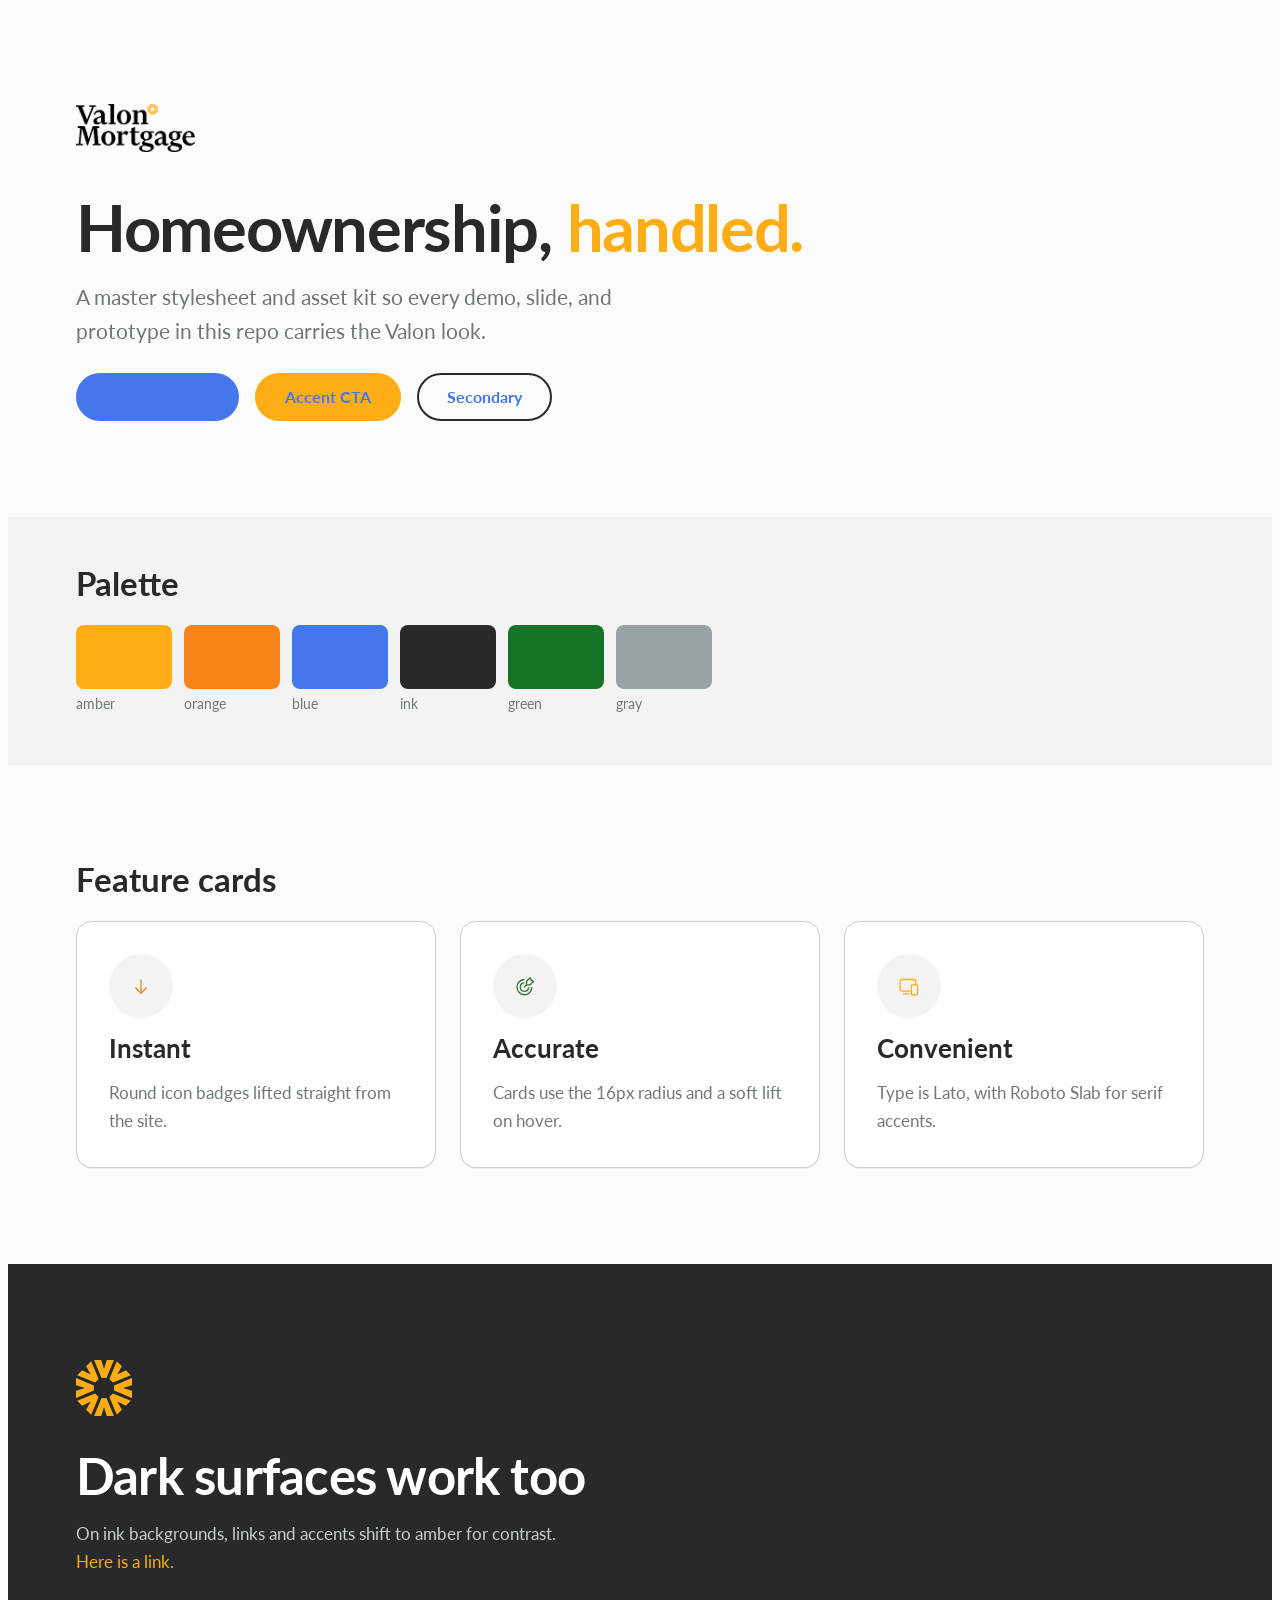
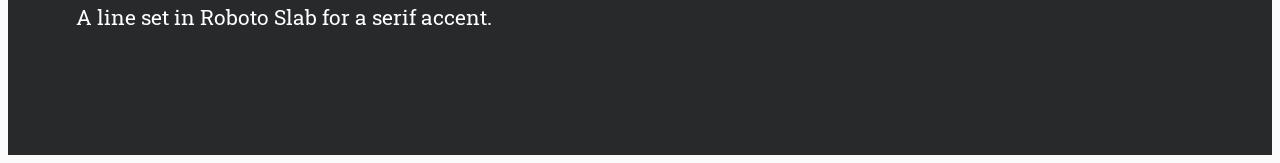
<file: brand/preview.html>
<!DOCTYPE html>
<html lang="en">
<head>
  <meta charset="UTF-8">
  <meta name="viewport" content="width=device-width, initial-scale=1.0">
  <title>Valon brand preview</title>
  <link rel="icon" href="assets/logos/valon-brandmark.svg">
  <link rel="stylesheet" href="styles.css">
</head>
<body class="valon">

  <!-- Hero -->
  <section class="valon-section">
    <div class="valon-container">
      <img src="assets/logos/valon-wordmark-dark.png" alt="Valon" style="height:48px;width:auto;border-radius:0;margin-bottom:var(--space-8)">
      <h1>Homeownership, <span class="valon-text-accent">handled.</span></h1>
      <p style="font-size:var(--text-md);max-width:46ch">A master stylesheet and asset kit so every demo, slide, and prototype in this repo carries the Valon look.</p>
      <div style="display:flex;gap:var(--space-4);flex-wrap:wrap;margin-top:var(--space-6)">
        <a class="valon-btn valon-btn--primary" href="#">Primary action</a>
        <a class="valon-btn valon-btn--accent" href="#">Accent CTA</a>
        <a class="valon-btn valon-btn--outline" href="#">Secondary</a>
      </div>
    </div>
  </section>

  <!-- Swatches -->
  <section class="valon-section valon-bg-surface" style="padding-block:var(--space-12)">
    <div class="valon-container">
      <h3>Palette</h3>
      <div style="display:flex;gap:var(--space-3);flex-wrap:wrap;margin-top:var(--space-6)">
        <div style="width:96px"><div style="height:64px;border-radius:var(--radius);background:var(--valon-amber)"></div><small>amber</small></div>
        <div style="width:96px"><div style="height:64px;border-radius:var(--radius);background:var(--valon-orange)"></div><small>orange</small></div>
        <div style="width:96px"><div style="height:64px;border-radius:var(--radius);background:var(--valon-blue)"></div><small>blue</small></div>
        <div style="width:96px"><div style="height:64px;border-radius:var(--radius);background:var(--valon-ink)"></div><small>ink</small></div>
        <div style="width:96px"><div style="height:64px;border-radius:var(--radius);background:var(--valon-green)"></div><small>green</small></div>
        <div style="width:96px"><div style="height:64px;border-radius:var(--radius);background:var(--valon-gray-mid)"></div><small>gray</small></div>
      </div>
    </div>
  </section>

  <!-- Cards + icon badges -->
  <section class="valon-section">
    <div class="valon-container">
      <h3>Feature cards</h3>
      <div style="display:grid;grid-template-columns:repeat(auto-fit,minmax(220px,1fr));gap:var(--space-6);margin-top:var(--space-6)">
        <div class="valon-card">
          <span class="valon-icon-badge"><img src="assets/icons/instant.svg" alt=""></span>
          <h5 style="margin-top:var(--space-4)">Instant</h5>
          <p style="margin:0">Round icon badges lifted straight from the site.</p>
        </div>
        <div class="valon-card">
          <span class="valon-icon-badge"><img src="assets/icons/accurate.svg" alt=""></span>
          <h5 style="margin-top:var(--space-4)">Accurate</h5>
          <p style="margin:0">Cards use the 16px radius and a soft lift on hover.</p>
        </div>
        <div class="valon-card">
          <span class="valon-icon-badge"><img src="assets/icons/convenient.svg" alt=""></span>
          <h5 style="margin-top:var(--space-4)">Convenient</h5>
          <p style="margin:0">Type is Lato, with Roboto Slab for serif accents.</p>
        </div>
      </div>
    </div>
  </section>

  <!-- Dark section -->
  <section class="valon-section valon-section--dark">
    <div class="valon-container">
      <img src="assets/logos/valon-brandmark.svg" alt="Valon" style="width:56px;border-radius:0;margin-bottom:var(--space-6)">
      <h2>Dark surfaces work too</h2>
      <p style="max-width:48ch">On ink backgrounds, links and accents shift to amber for contrast. <a href="#">Here is a link.</a></p>
      <p class="valon-serif" style="font-size:var(--text-md);color:var(--valon-white)">A line set in Roboto Slab for a serif accent.</p>
    </div>
  </section>

</body>
</html>
</file>
<file: brand/styles.css>
/* ==========================================================================
   Valon brand stylesheet
   Visual tokens and base styles extracted from https://valon.com
   Import this into any artifact (demo, slide deck, doc, prototype) to get an
   on-brand look. Either link it directly:
       <link rel="stylesheet" href="/brand/styles.css">
   or pull only the tokens you need from the :root block below.
   ========================================================================== */

/* --------------------------------------------------------------------------
   1. Fonts
   The Valon site renders in Lato, with Roboto Slab as a serif accent. Its
   design system also names Founders Grotesk as the display face, but that font
   is commercial and not served on the site, so it leads the display stack and
   falls back to Lato. Lato, Roboto Slab, and Roboto are free Google Fonts; the
   import below pulls them. Drop this @import if your host bundles fonts itself.
   -------------------------------------------------------------------------- */
@import url('https://fonts.googleapis.com/css2?family=Lato:ital,wght@0,400;0,700;0,900;1,400;1,700&family=Roboto+Slab:wght@400;500;700&family=Roboto:wght@400;500;700&display=swap');

/* --------------------------------------------------------------------------
   2. Tokens
   -------------------------------------------------------------------------- */
:root {
  /* Brand core ---------------------------------------------------------- */
  --valon-amber: #FFAD15;        /* the logo star; signature brand color */
  --valon-amber-deep: #F0A72D;   /* darker amber for fills and hovers */
  --valon-orange: #F9841A;       /* icon and accent orange */
  --valon-orange-bright: #F35A1E;/* high-energy accent, sparing use */

  --valon-blue: #4477EB;         /* primary action and link color */
  --valon-blue-strong: #3776F3;
  --valon-blue-deep: #2155BD;
  --valon-blue-ink: #0A3386;     /* darkest blue, for text on light tints */
  --valon-blue-tint: #EBF3FF;    /* pale blue surface */

  /* Ink and neutrals ---------------------------------------------------- */
  --valon-black: #000000;
  --valon-ink: #27292B;          /* primary dark surface and heading text */
  --valon-ink-soft: #3D3F41;
  --valon-gray: #6F777A;         /* body text on light */
  --valon-gray-mid: #97A2A5;
  --valon-gray-light: #C9D0D0;   /* borders, dividers */

  /* Surfaces ------------------------------------------------------------ */
  --valon-white: #FFFFFF;
  --valon-off-white: #FBFBFB;    /* default page background */
  --valon-surface: #F3F3F3;      /* cards, wells, icon badges */

  /* Status -------------------------------------------------------------- */
  --valon-green: #177326;        /* success, confirmation */
  --valon-green-deep: #31752F;
  --valon-red: #B32316;          /* error, destructive */
  --valon-yellow: #F1BA50;       /* caution */

  /* Semantic aliases (use these in components) -------------------------- */
  --color-bg: var(--valon-off-white);
  --color-surface: var(--valon-white);
  --color-text: var(--valon-gray);
  --color-heading: var(--valon-ink);
  --color-accent: var(--valon-amber);
  --color-action: var(--valon-blue);
  --color-border: var(--valon-gray-light);

  /* Type ---------------------------------------------------------------- */
  --font-display: 'Founders Grotesk', 'Lato', -apple-system, BlinkMacSystemFont,
                  'Segoe UI', Helvetica, Arial, sans-serif;
  --font-body: 'Lato', -apple-system, BlinkMacSystemFont, 'Segoe UI', Helvetica,
               Arial, sans-serif;
  --font-serif: 'Roboto Slab', Georgia, 'Times New Roman', serif;

  --weight-regular: 400;
  --weight-medium: 500;
  --weight-bold: 700;
  --weight-black: 900;

  /* A type scale drawn from the site's heading sizes. */
  --text-xs: 0.8125rem;   /* 13px */
  --text-sm: 1rem;        /* 16px */
  --text-base: 1.0625rem; /* 17px */
  --text-md: 1.3125rem;   /* 21px */
  --text-lg: 1.625rem;    /* 26px */
  --text-xl: 1.9375rem;   /* 31px */
  --text-2xl: 2.0625rem;  /* 33px */
  --text-3xl: 3.1875rem;  /* 51px */
  --text-4xl: 4.0625rem;  /* 65px */

  --leading-tight: 1.1;
  --leading-snug: 1.25;
  --leading-normal: 1.5;
  --leading-relaxed: 1.65;

  /* Space, radius, shadow ----------------------------------------------- */
  --space-1: 0.25rem;
  --space-2: 0.5rem;
  --space-3: 0.75rem;
  --space-4: 1rem;
  --space-6: 1.5rem;
  --space-8: 2rem;
  --space-12: 3rem;
  --space-16: 4rem;
  --space-24: 6rem;

  --radius-sm: 4px;
  --radius: 8px;          /* the site's default on images and cards */
  --radius-lg: 16px;
  --radius-pill: 999px;

  --shadow-sm: 0 1px 2px rgba(39, 41, 43, 0.06);
  --shadow: 0 6px 20px rgba(39, 41, 43, 0.08);
  --shadow-lg: 0 18px 48px rgba(39, 41, 43, 0.12);

  --transition: 250ms cubic-bezier(0.25, 0.46, 0.45, 0.94);
  --container-max: 1128px; /* the site's content max-width */
}

/* --------------------------------------------------------------------------
   3. Base elements
   Scoped so you can opt in by adding class="valon" to a wrapper, or apply
   globally by targeting the root. Both selectors are kept in sync below.
   -------------------------------------------------------------------------- */
.valon,
body.valon {
  background-color: var(--color-bg);
  color: var(--color-text);
  font-family: var(--font-body);
  font-size: var(--text-base);
  font-weight: var(--weight-regular);
  line-height: var(--leading-relaxed);
  -webkit-font-smoothing: antialiased;
  -moz-osx-font-smoothing: grayscale;
}

.valon h1, .valon h2, .valon h3, .valon h4, .valon h5, .valon h6 {
  font-family: var(--font-display);
  color: var(--color-heading);
  font-weight: var(--weight-bold);
  line-height: var(--leading-tight);
  margin: 0 0 var(--space-4);
}

.valon h1 { font-size: var(--text-4xl); letter-spacing: -0.02em; }
.valon h2 { font-size: var(--text-3xl); letter-spacing: -0.015em; }
.valon h3 { font-size: var(--text-2xl); }
.valon h4 { font-size: var(--text-xl); }
.valon h5 { font-size: var(--text-lg); }
.valon h6 { font-size: var(--text-md); }

.valon p { margin: 0 0 var(--space-6); }

.valon a {
  color: var(--color-action);
  text-decoration: none;
  transition: color var(--transition);
}
.valon a:hover { color: var(--valon-blue-deep); }

.valon strong { font-weight: var(--weight-bold); }
.valon em { font-style: italic; }

.valon code, .valon pre {
  font-family: 'Roboto Mono', ui-monospace, SFMono-Regular, Menlo, monospace;
  font-size: 0.9em;
}
.valon pre {
  background: var(--valon-ink);
  color: var(--valon-surface);
  padding: var(--space-4);
  border-radius: var(--radius);
  overflow-x: auto;
}
.valon code { color: var(--valon-blue-deep); }
.valon pre code { color: inherit; }

.valon img { max-width: 100%; border-radius: var(--radius); }

.valon hr {
  border: 0;
  border-top: 1px solid var(--color-border);
  margin: var(--space-8) 0;
}

/* --------------------------------------------------------------------------
   4. Layout helpers
   -------------------------------------------------------------------------- */
.valon-container {
  width: 100%;
  max-width: var(--container-max);
  margin-inline: auto;
  padding-inline: var(--space-6);
}

.valon-section { padding-block: var(--space-24); }

/* Dark section: flip text and surfaces to the ink palette. */
.valon-section--dark {
  background-color: var(--valon-ink);
  color: var(--valon-gray-light);
}
.valon-section--dark h1,
.valon-section--dark h2,
.valon-section--dark h3,
.valon-section--dark h4,
.valon-section--dark h5,
.valon-section--dark h6 { color: var(--valon-white); }
.valon-section--dark a { color: var(--valon-amber); }
.valon-section--dark a:hover { color: var(--valon-orange); }

/* --------------------------------------------------------------------------
   5. Buttons
   -------------------------------------------------------------------------- */
.valon-btn {
  display: inline-flex;
  align-items: center;
  justify-content: center;
  gap: var(--space-2);
  font-family: var(--font-body);
  font-size: var(--text-sm);
  font-weight: var(--weight-bold);
  line-height: 1;
  padding: 0.875rem 1.75rem;
  border: 2px solid transparent;
  border-radius: var(--radius-pill);
  cursor: pointer;
  text-decoration: none;
  transition: background-color var(--transition), color var(--transition),
              border-color var(--transition), transform var(--transition);
}
.valon-btn:hover { transform: translateY(-1px); }

/* Primary: the brand blue action button. */
.valon-btn--primary {
  background-color: var(--valon-blue);
  color: var(--valon-white);
}
.valon-btn--primary:hover {
  background-color: var(--valon-blue-deep);
  color: var(--valon-white);
}

/* Accent: the amber emphasis button, for the single hero call to action. */
.valon-btn--accent {
  background-color: var(--valon-amber);
  color: var(--valon-ink);
}
.valon-btn--accent:hover { background-color: var(--valon-amber-deep); }

/* Dark: solid ink button for light backgrounds. */
.valon-btn--dark {
  background-color: var(--valon-ink);
  color: var(--valon-white);
}
.valon-btn--dark:hover { background-color: var(--valon-black); }

/* Outline: quiet secondary action. */
.valon-btn--outline {
  background-color: transparent;
  color: var(--valon-ink);
  border-color: var(--valon-ink);
}
.valon-btn--outline:hover {
  background-color: var(--valon-ink);
  color: var(--valon-white);
}

/* --------------------------------------------------------------------------
   6. Cards
   -------------------------------------------------------------------------- */
.valon-card {
  background-color: var(--color-surface);
  border: 1px solid var(--color-border);
  border-radius: var(--radius-lg);
  padding: var(--space-8);
  box-shadow: var(--shadow-sm);
  transition: box-shadow var(--transition), transform var(--transition);
}
.valon-card:hover {
  box-shadow: var(--shadow);
  transform: translateY(-2px);
}

/* --------------------------------------------------------------------------
   7. Icon badge
   Mirrors the round badges on the site (light fill, line-art glyph). Drop an
   <img> from brand/assets/icons inside it, or any inline SVG.
   -------------------------------------------------------------------------- */
.valon-icon-badge {
  display: inline-flex;
  align-items: center;
  justify-content: center;
  width: 4rem;
  height: 4rem;
  border-radius: var(--radius-pill);
  background-color: var(--valon-surface);
}
.valon-icon-badge img,
.valon-icon-badge svg { width: 60%; height: 60%; }

/* --------------------------------------------------------------------------
   8. Small utilities
   -------------------------------------------------------------------------- */
.valon-text-accent { color: var(--valon-amber); }
.valon-text-action { color: var(--valon-blue); }
.valon-text-muted { color: var(--valon-gray-mid); }
.valon-serif { font-family: var(--font-serif); }
.valon-bg-ink { background-color: var(--valon-ink); color: var(--valon-gray-light); }
.valon-bg-surface { background-color: var(--valon-surface); }
.valon-rounded { border-radius: var(--radius); }

/* Tighten the display scale on small screens to match the site's behavior. */
@media (max-width: 768px) {
  :root {
    --text-4xl: 2.3125rem; /* 37px */
    --text-3xl: 1.4375rem; /* 23px */
    --text-2xl: 1.375rem;  /* 22px */
    --text-xl: 1.4375rem;  /* 23px */
  }
  .valon-section { padding-block: var(--space-12); }
}
</file>
